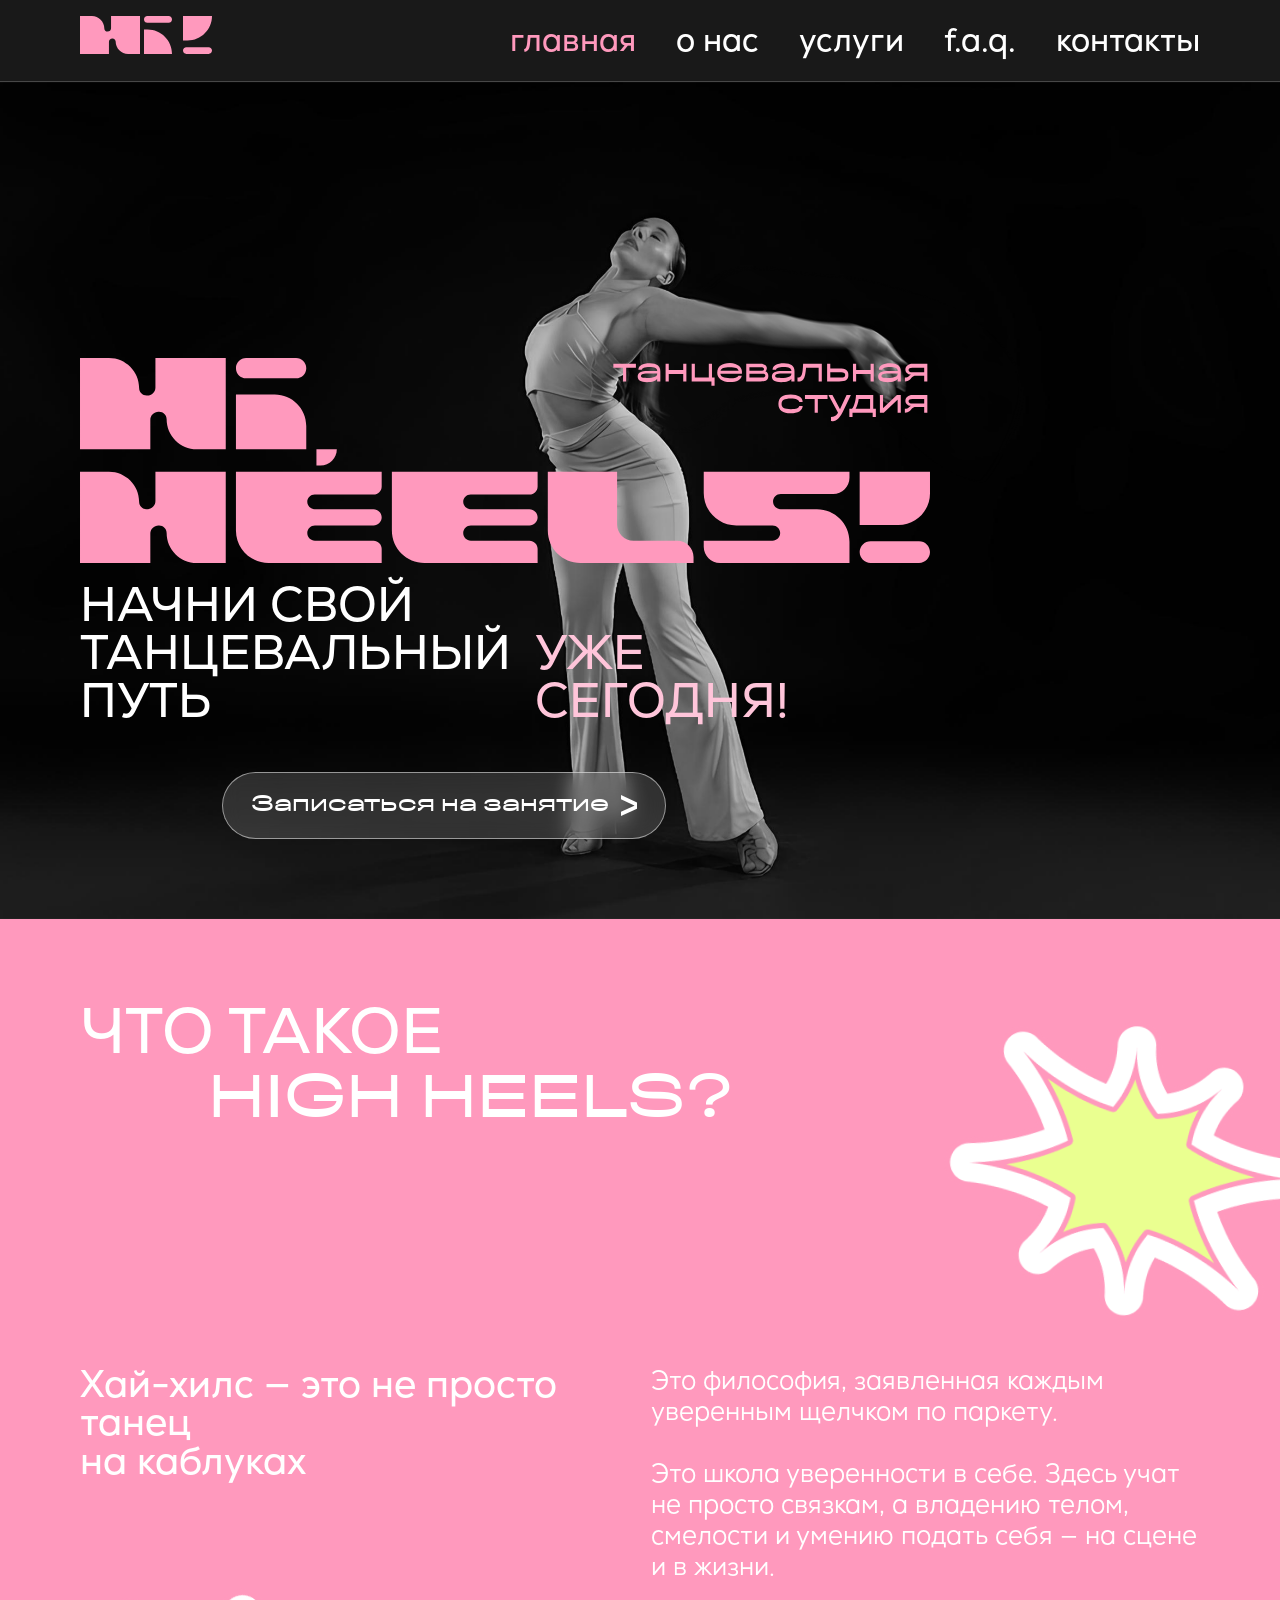
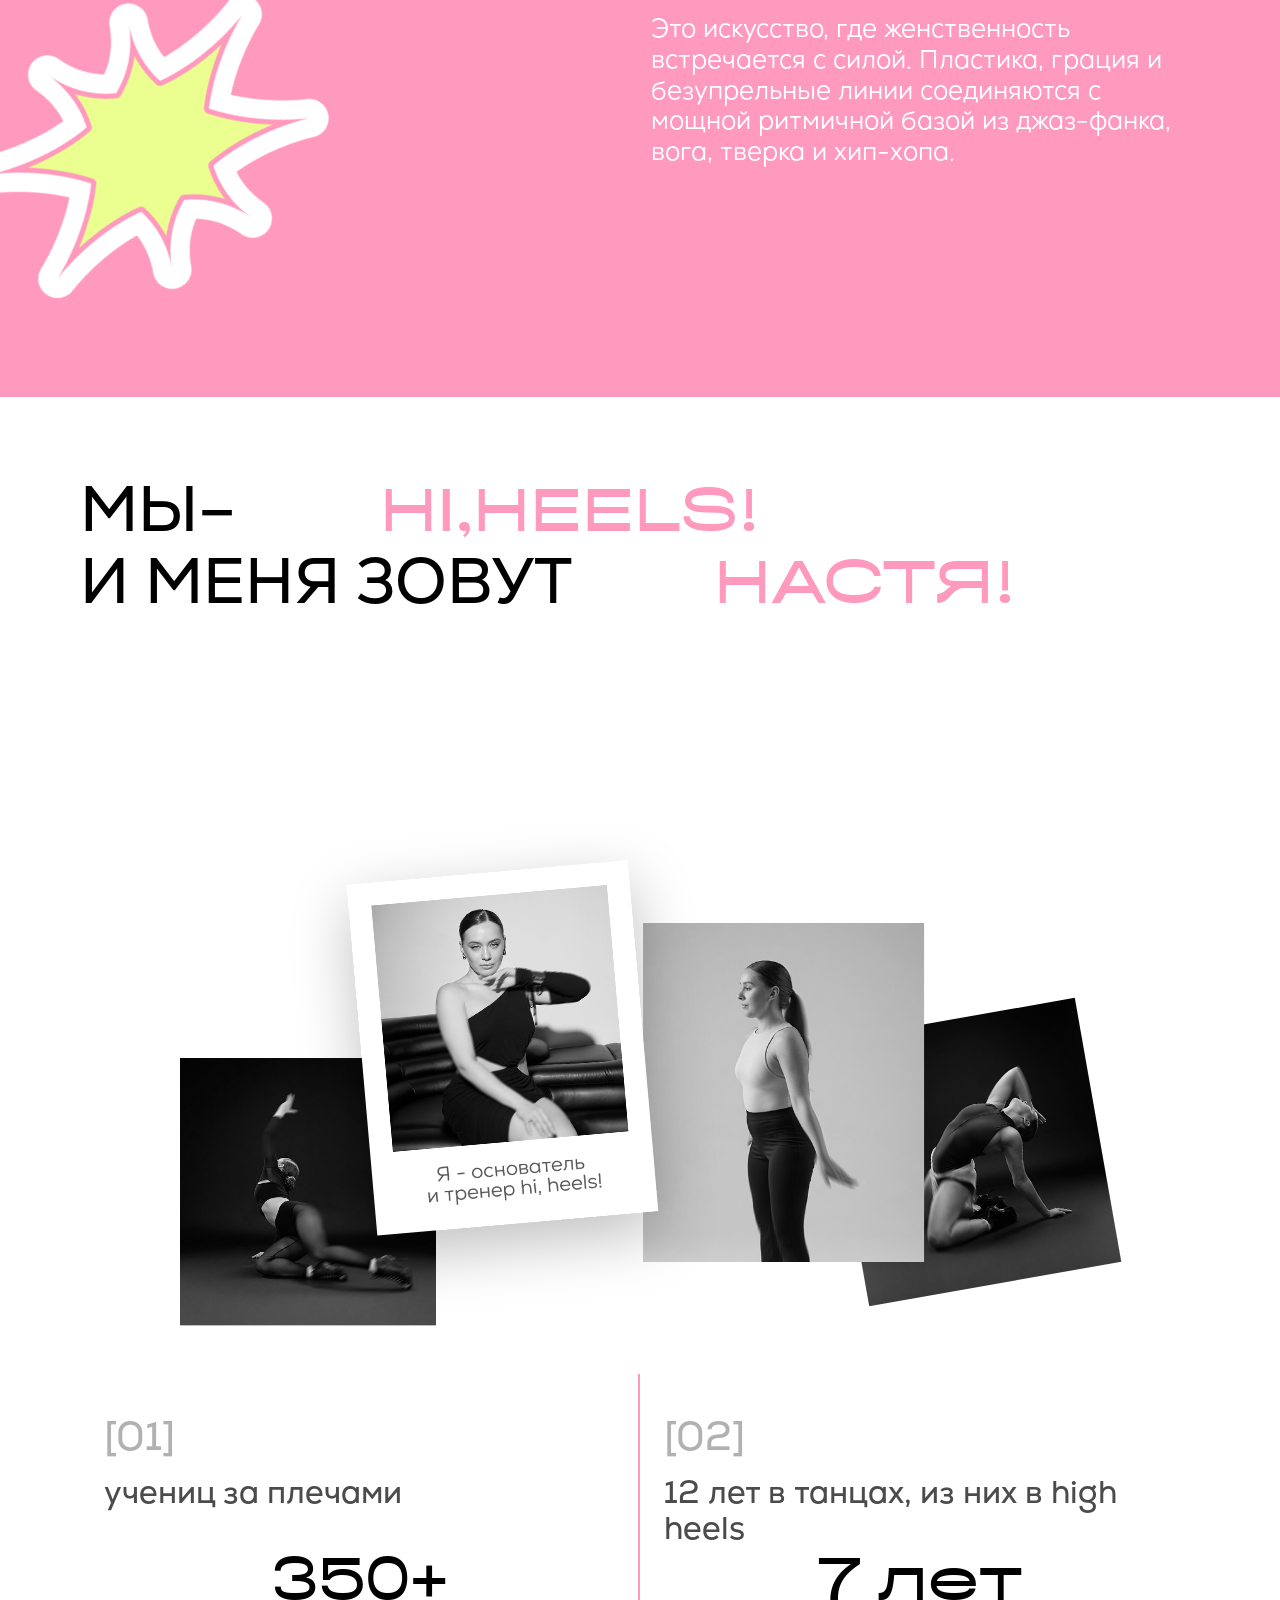
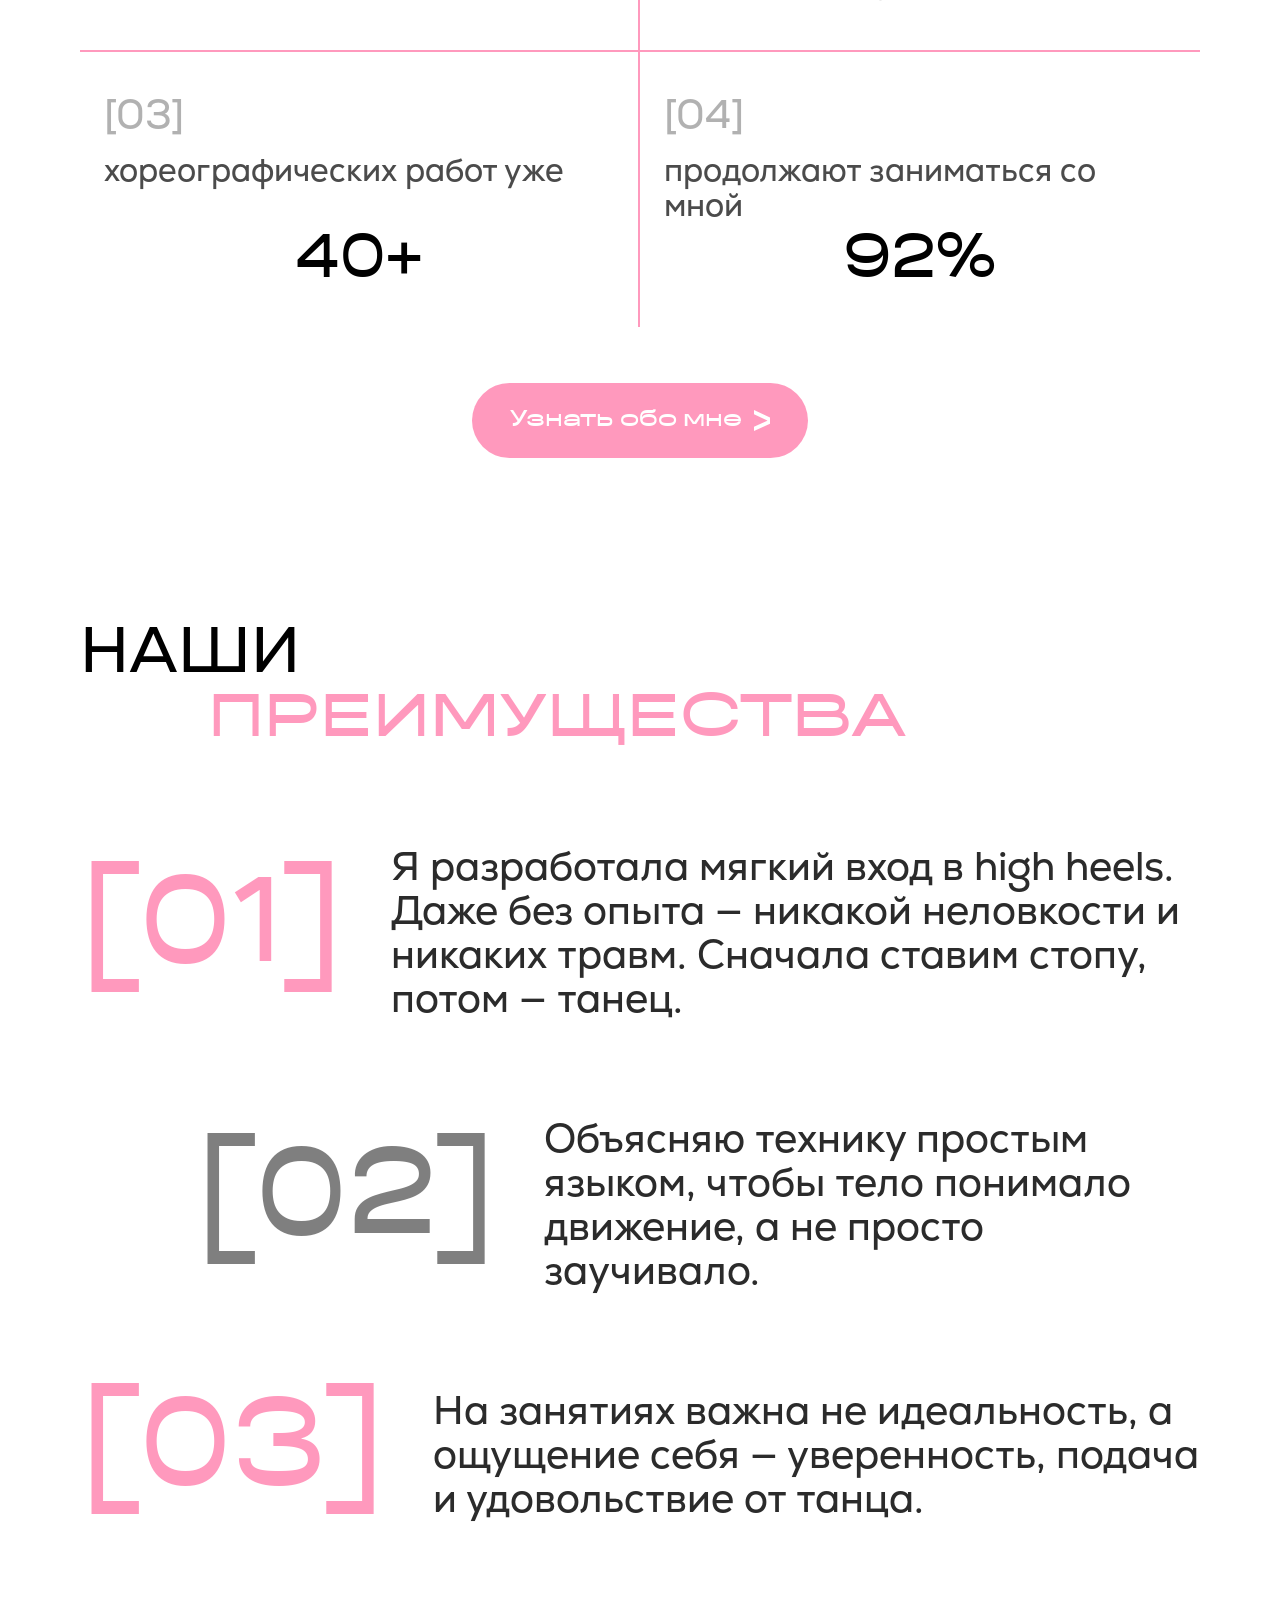
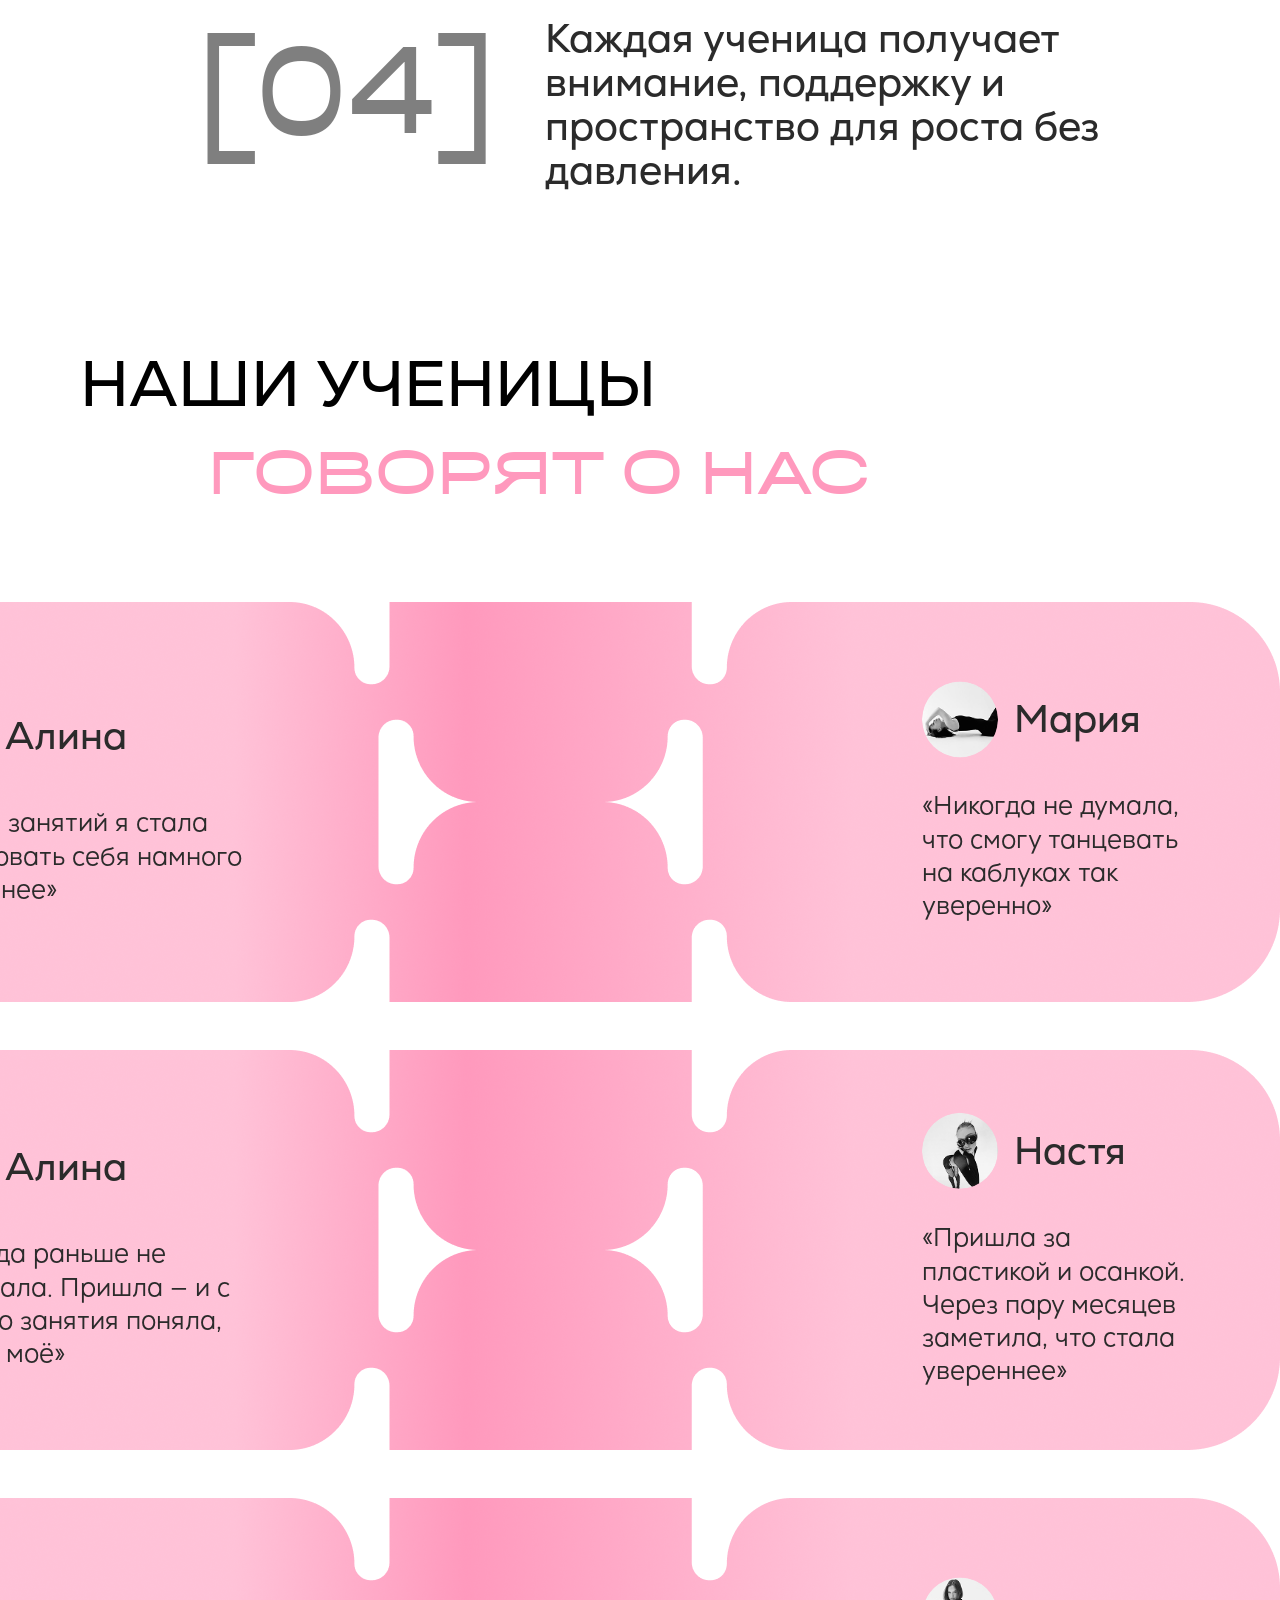
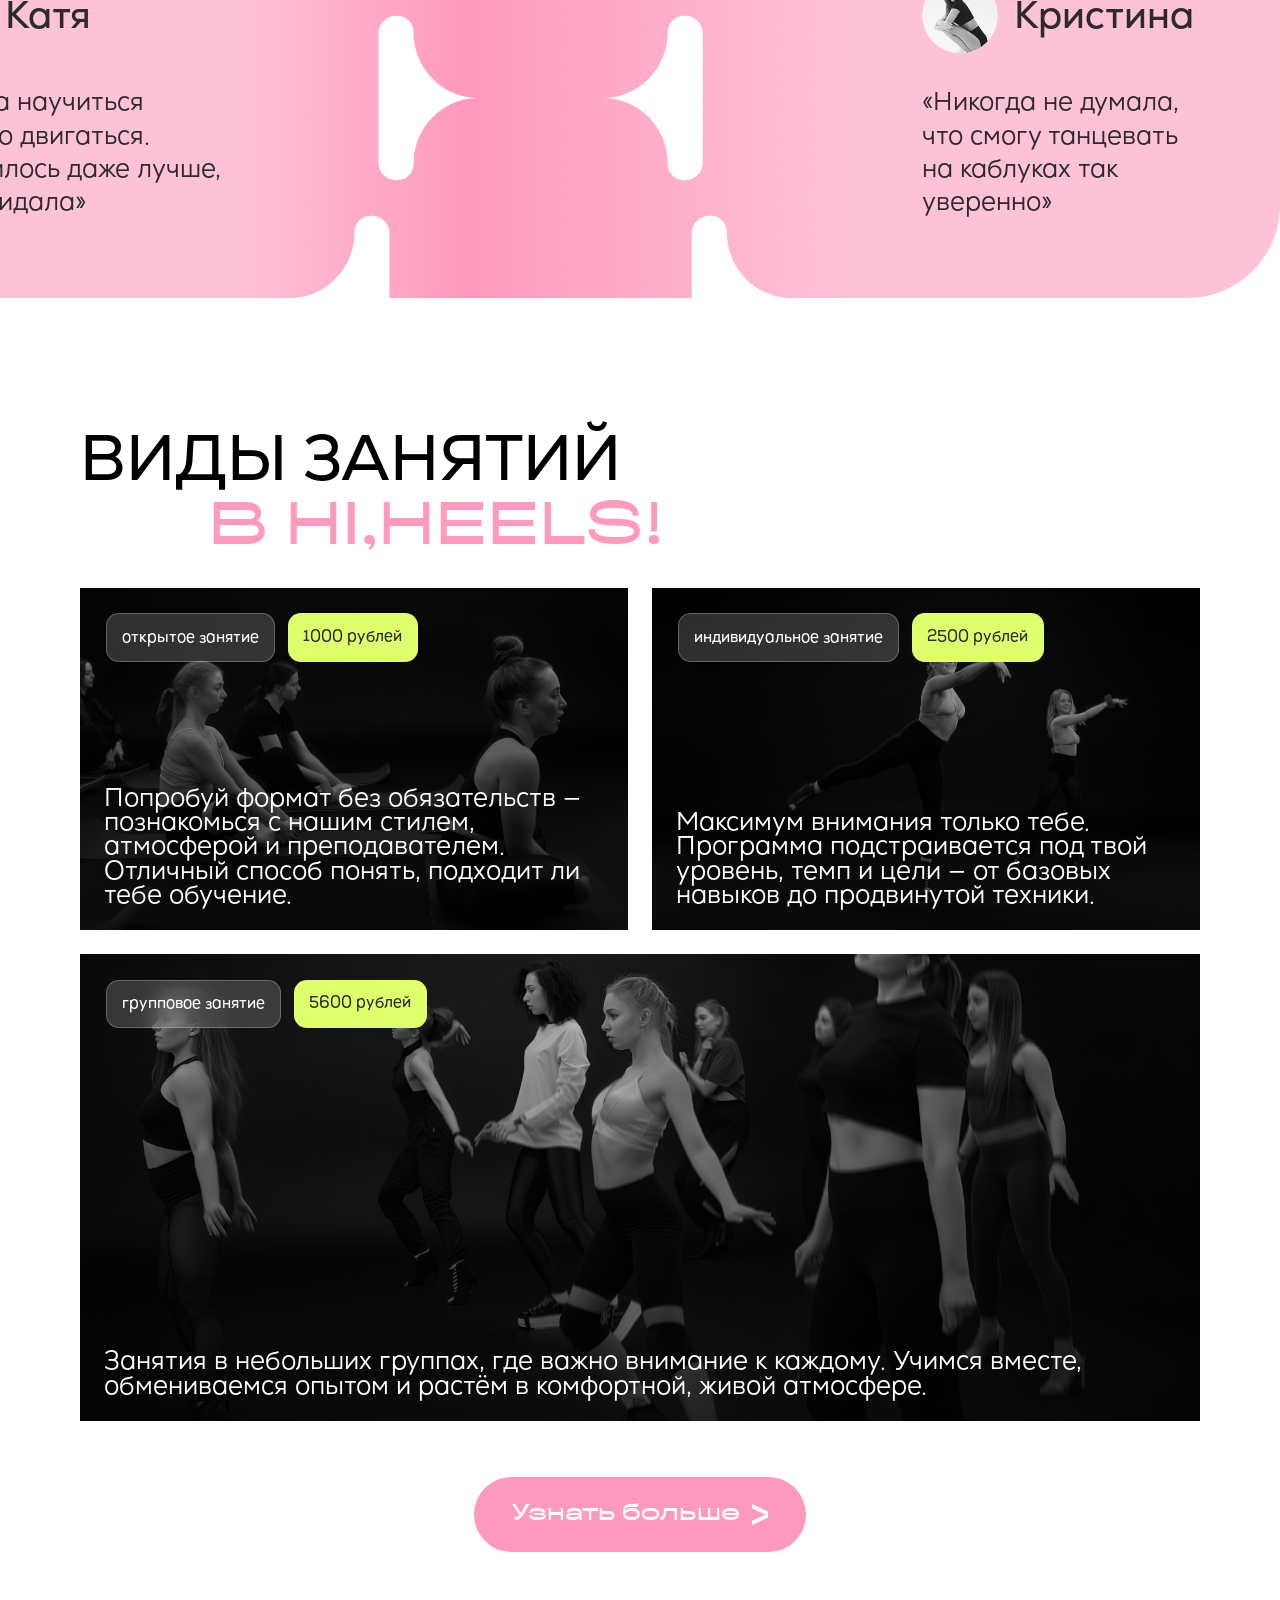
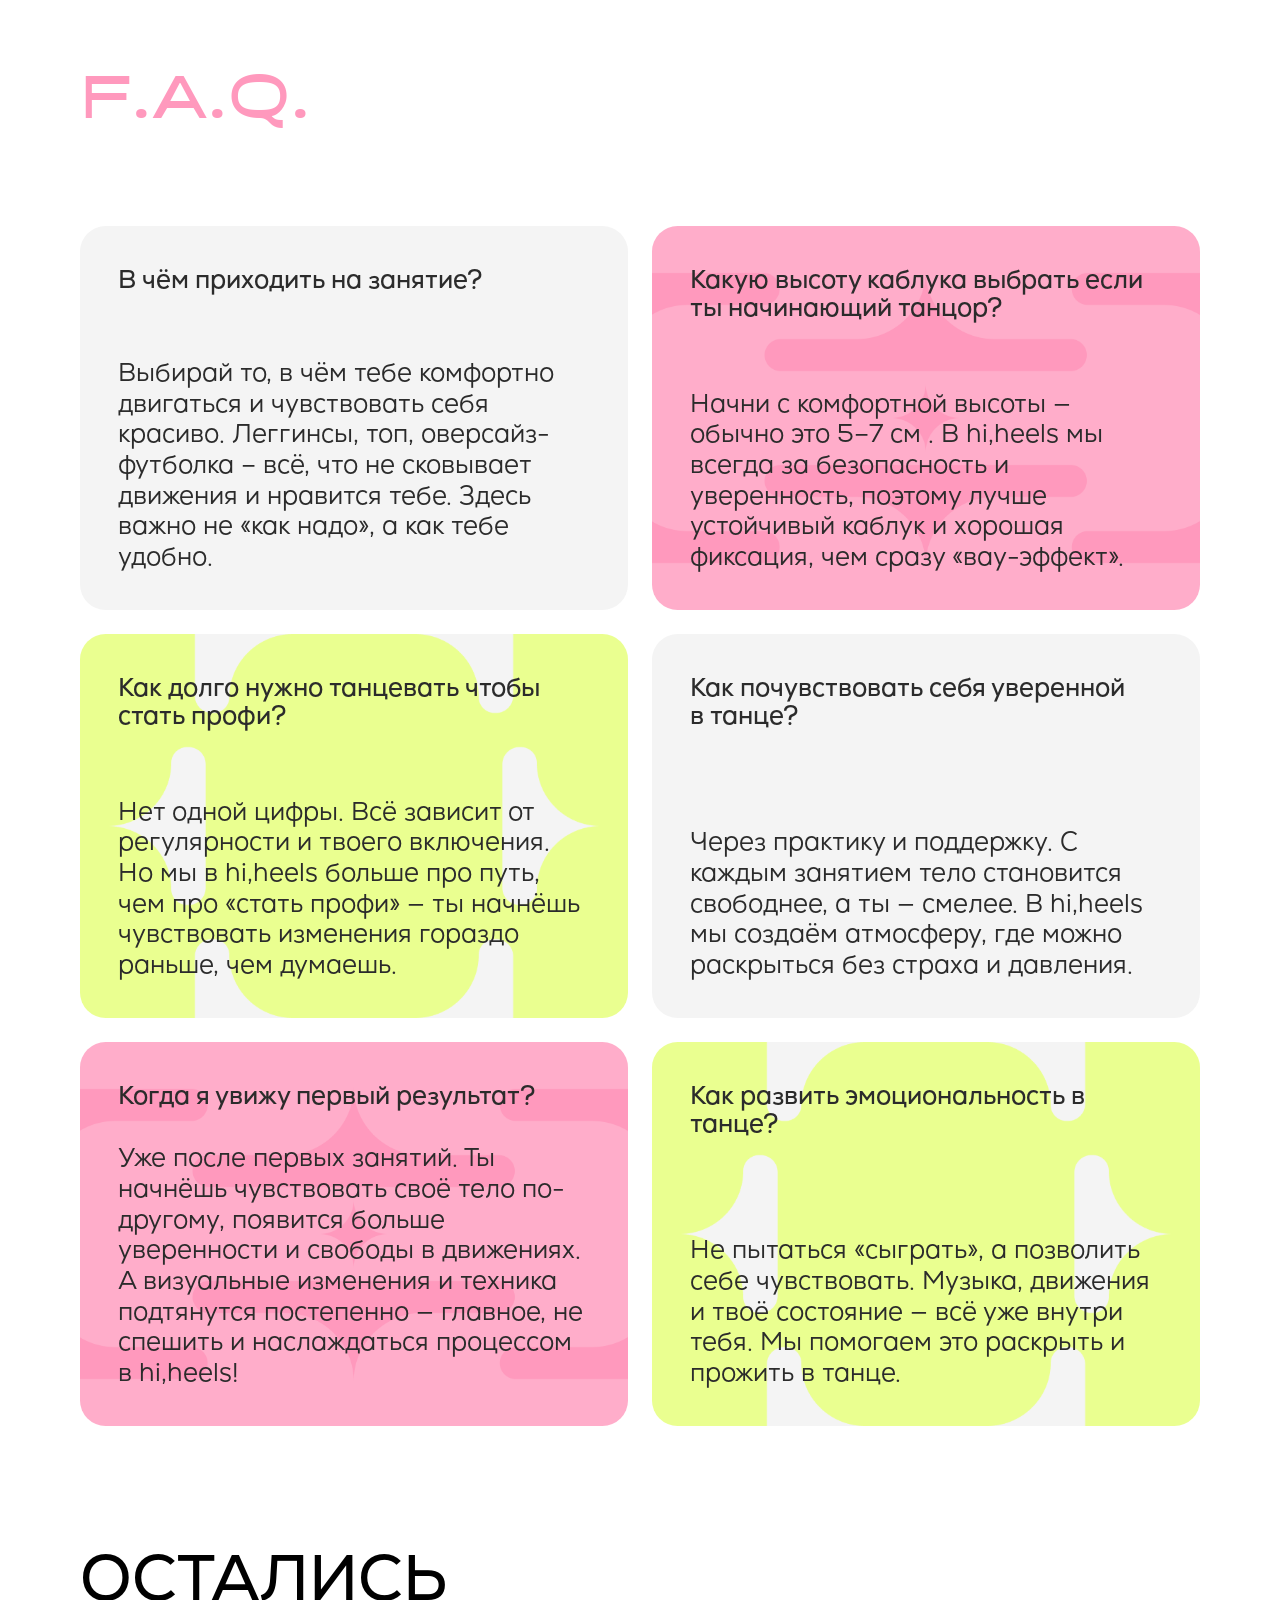
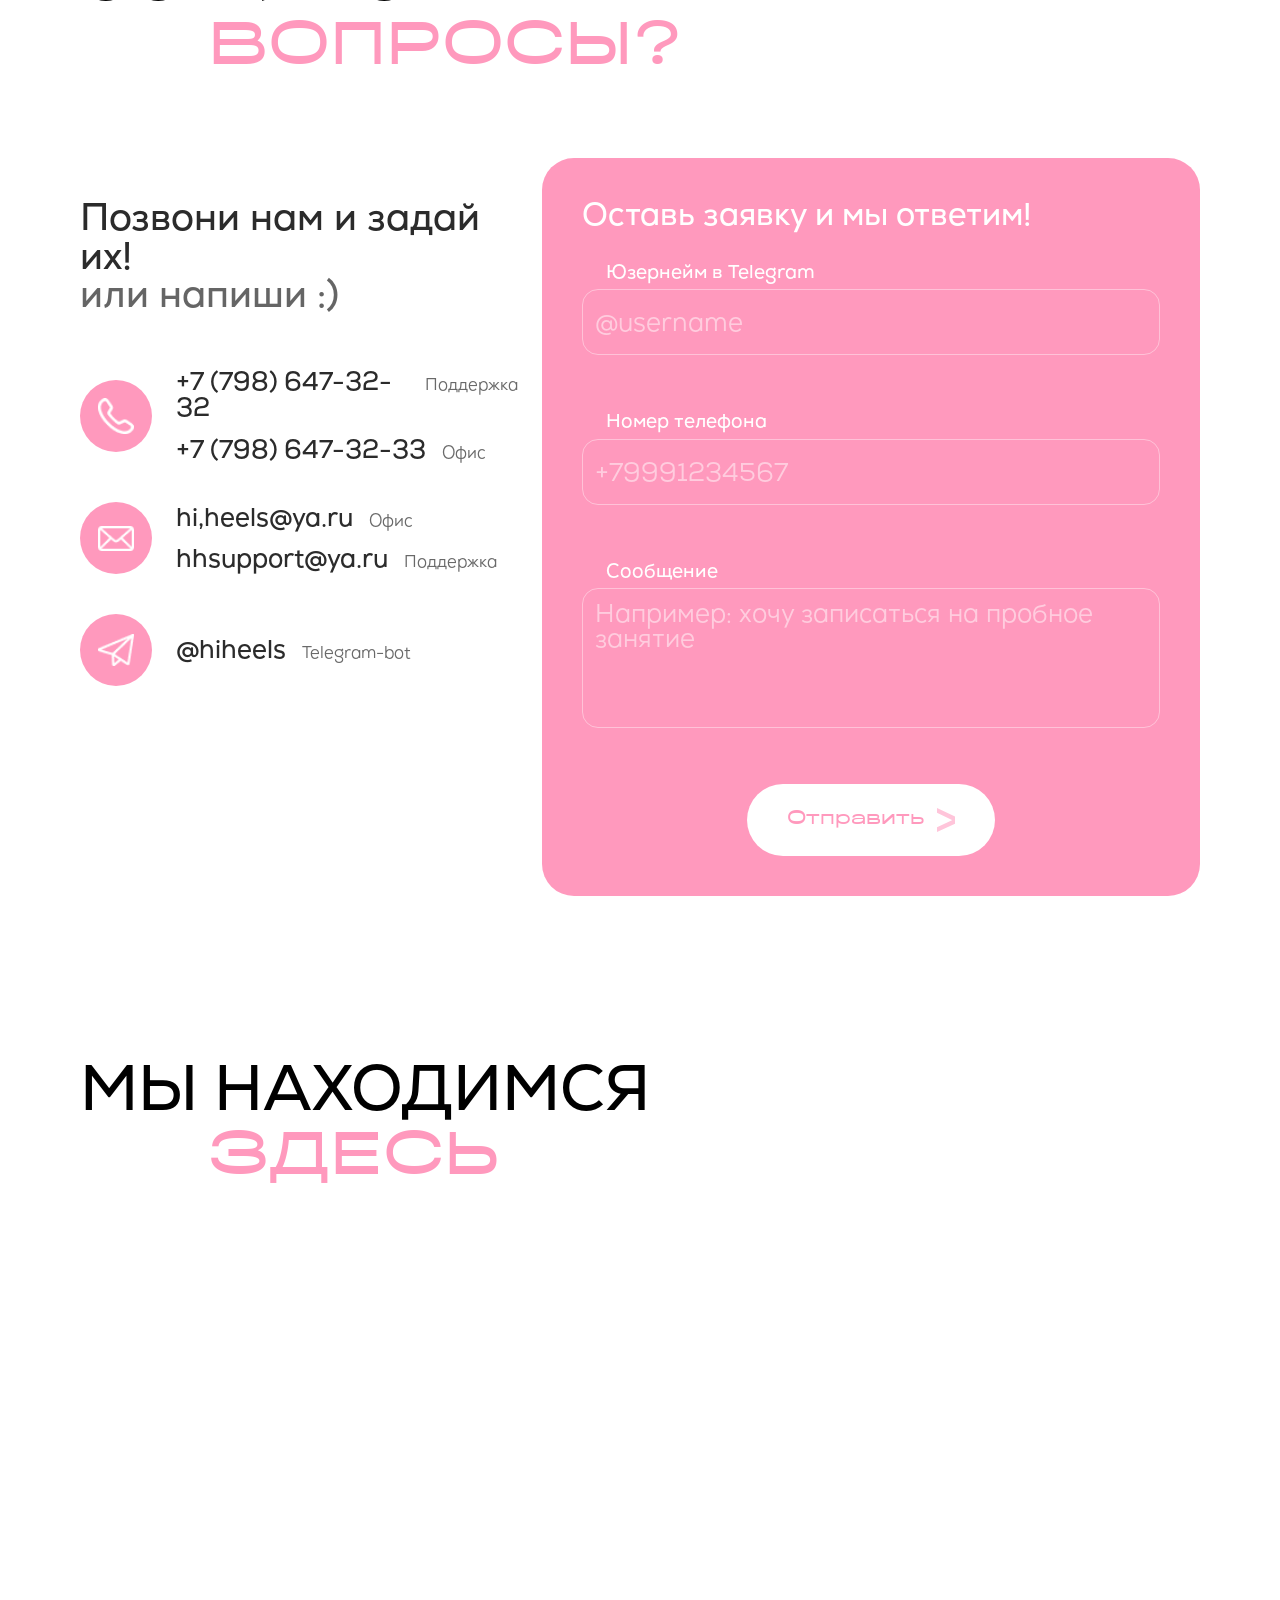
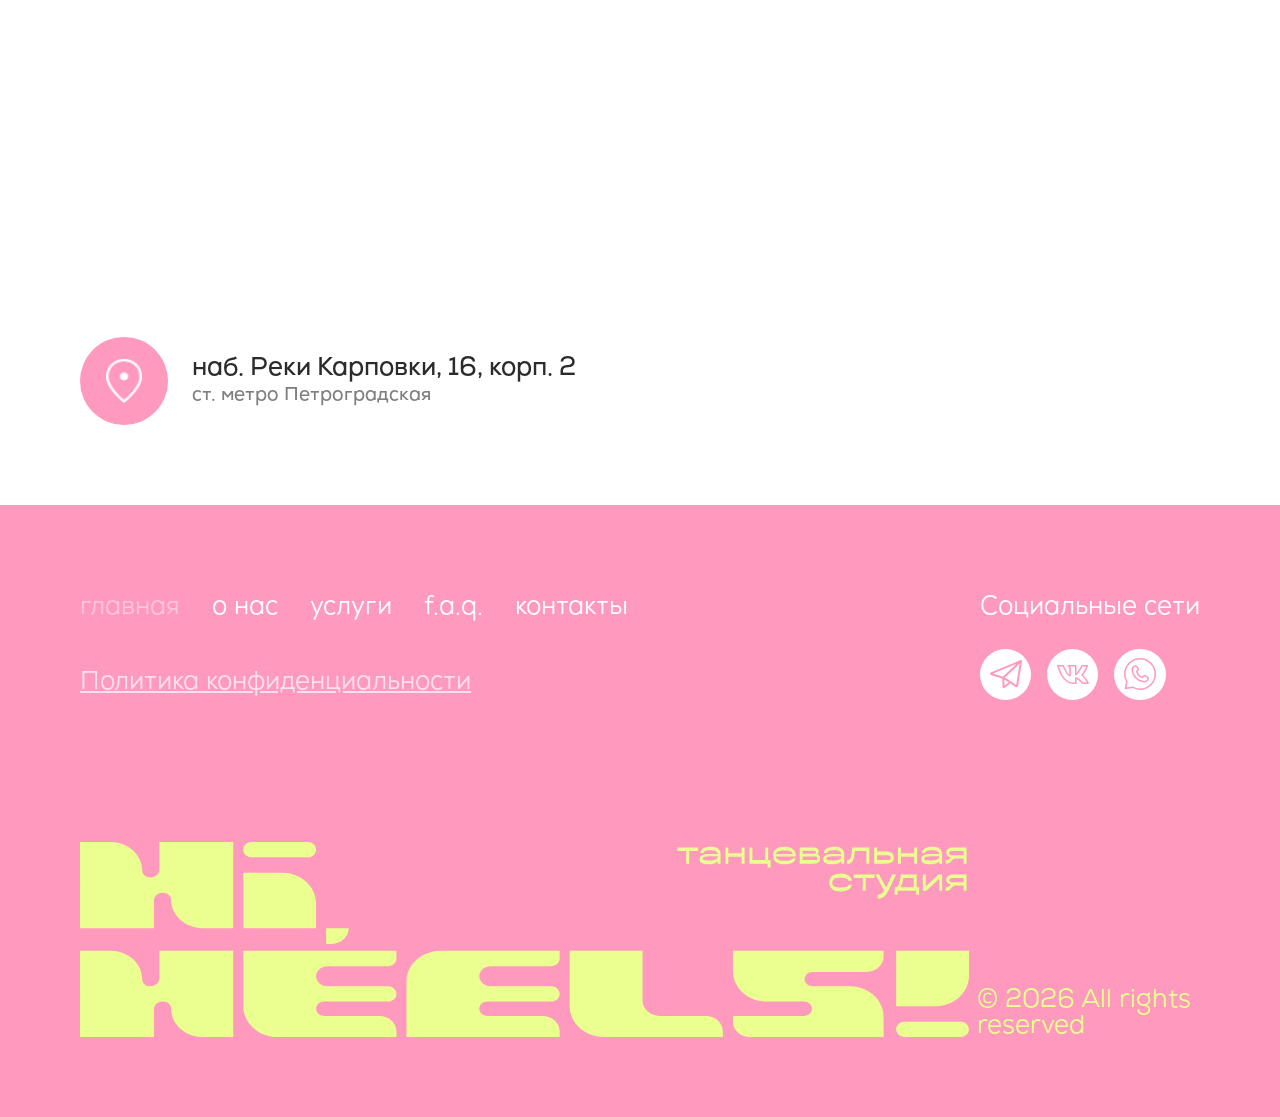
<file: index.html>
<!DOCTYPE html>
<html lang="ru">
    <head> 
        <meta charset="UTF-8"> 
        <meta name="viewport" content="width=device-width, initial-scale=1.0"> 
        <title>HI, HEELS!</title> <link rel="stylesheet" href="style.css"> 
    </head> 
    <body>
        <header class="header header-dark"> 
            <div class="log1">
                <img src="images/logoshort.svg">
            </div>
            <nav class="text">
                <a href="index.html" class="nav-link active">главная</a>
                <a href="about.html" class="nav-link">о нас</a>
                <a href="wedo.html" class="nav-link">услуги</a>
                <a href="index.html#faq" class="nav-link">f.a.q.</a>
                <a href="#contacts" class="nav-link">контакты</a>
            </nav>
            <button class="burger">
                <span></span>
                <span></span>
            </button>
        </header>
        <div class="mobile-menu">
            <button class="mobile-close-btn">✕</button>
            <nav class="mobile-nav">
                <a href="index.html" class="mobile-link active">главная</a>
                <a href="about.html" class="mobile-link">о нас</a>
                <a href="wedo.html" class="mobile-link">услуги</a>
                <a href="index.html#faq" class="mobile-link">faq</a>
                <a href="#contacts" class="mobile-link">контакты</a>
            </nav>
        </div>
        <div class="main-container">
            <section class="hero">
                <div class="log2">
                    <img src="images/logobig.svg" alt="logobig">
                </div>
                <div class="text2">
                    <div class="zag">
                        <h1>НАЧНИ СВОЙ<br> ТАНЦЕВАЛЬНЫЙ ПУТЬ</h1>
                        <h2>УЖЕ СЕГОДНЯ!</h2>
                    </div>
                    <a href="wedo.html" class="btn-main">
                        <span>Записаться на занятие</span>
                        <img src="images/arrowwh.svg" alt="arrow" class="btn-icon">
                    </a>
                </div>
            </section>
        </div>
        <div class="pink">
            <h2 class="title title2">
                ЧТО ТАКОЕ<br>
                <span class="title-accent2">HIGH HEELS?</span>
            </h2>
            <img class="pink-decor pink-decor-left" src="images/forp.png" alt="">
            <img class="pink-decor pink-decor-right" src="images/forp.png" alt="">
            <div class="ttt">
                <div class="ttw-right">
                    <h4>Хай-хилс — это не просто танец<br> на каблуках</h4>
                </div>
                <div class="ttw">
                    <h3>Это философия, заявленная каждым уверенным щелчком по паркету.</h3>
                    <h3>Это школа уверенности в себе. Здесь учат не просто связкам, а владению телом, смелости и умению подать себя — на сцене и в жизни.</h3>
                    <h3>Это искусство, где женственность встречается с силой. Пластика, грация 
и безупрельные линии соединяются 
с мощной ритмичной базой из джаз-фанка, вога, тверка и хип-хопа.</h3>
                </div>
            </div>
        </div>
        <div class="weare">
            <h2 class="title">
                МЫ– <span class="title-accent">HI,HEELS!</span>
            </h2>
        
            <h2 class="title">
                И МЕНЯ ЗОВУТ <span class="title-accent">НАСТЯ!</span>
            </h2>
            <div class="photos">
                <img src="images/ph1.png" class="photo p1">
                <img src="images/ph2.png" class="photo p2">
                <img src="images/ph3.png" class="photo p3">
                <img src="images/ph4.png" class="photo p4">
            </div>
            <div class="stats">
                <div class="stats-grid">
            
                    <div class="stat">
                        <div class="stat-num">[01]</div>
                        <div class="stat-text">учениц за плечами</div>
                        <div class="stat-value">350+</div>
                    </div>
            
                    <div class="stat">
                        <div class="stat-num">[02]</div>
                        <div class="stat-text">12 лет в танцах, из них в high heels</div>
                        <div class="stat-value">7 лет</div>
                    </div>
            
                    <div class="stat">
                        <div class="stat-num">[03]</div>
                        <div class="stat-text">хореографических работ уже</div>
                        <div class="stat-value">40+</div>
                    </div>
            
                    <div class="stat">
                        <div class="stat-num">[04]</div>
                        <div class="stat-text">продолжают заниматься со мной</div>
                        <div class="stat-value">92%</div>
                    </div>
            
                </div>
            </div>
            <a href="about.html" class="btn-new">
                <span>Узнать обо мне</span>
                <img src="images/arrowwh.svg" alt="arrow" class="btn-icon">
            </a>
        </div>
        <div class="pluses">
            <h2 class="title">
                НАШИ<br>
                <span class="title-accent">ПРЕИМУЩЕСТВА</span>
            </h2>
            <div class="pluses-list">
                <div class="plus-item plus-1">
                    <div class="plus-number">[01]</div>
                    <div class="plus-text">
                        Я разработала мягкий вход в high heels. Даже без опыта — никакой неловкости и никаких травм. Сначала ставим стопу, потом — танец.
                    </div>
                </div>
                <div class="plus-item plus-2">
                    <div class="plus-number1">[02]</div>
                    <div class="plus-text">
                        Объясняю технику простым языком, чтобы тело понимало движение, а не просто заучивало.
                    </div>
                </div>
                <div class="plus-item plus-3">
                    <div class="plus-number">[03]</div>
                    <div class="plus-text">
                        На занятиях важна не идеальность, а ощущение себя — уверенность, подача и удовольствие от танца.
                    </div>
                </div>
                <div class="plus-item plus-4">
                    <div class="plus-number1">[04]</div>
                    <div class="plus-text">
                        Каждая ученица получает внимание, поддержку и пространство для роста без давления.
                    </div>
                </div>
            </div>
        </div>
        <div class="talk">
            <div class="section-title">
                <h2 class="title">НАШИ УЧЕНИЦЫ</h2>
                <h2 class="title">
                    <span class="title-accent">ГОВОРЯТ О НАС</span>
                </h2>
            </div>
        </div>
        <section class="horizontal-section">
            <div class="horizontal-sticky">
        
                <div class="horizontal-track">
        
                    <img src="images/linef.png" class="review-line">
                    <div class="review-card review-1">
                        <div class="review-author">
                            <img src="images/re1.png" alt="">
                            <span>Мария</span>
                        </div>
                        <p>
                            «Никогда не думала,
                            что смогу танцевать
                            на каблуках так уверенно»
                        </p>
                    </div>
                    <div class="review-card review-3">
                        <div class="review-author">
                            <img src="images/re2.png" alt="">
                            <span>Алина</span>
                        </div>
                    
                        <p>
                            «После занятий
                            я стала чувствовать
                            себя намного увереннее»
                        </p>
                    </div>
                    <div class="review-card review-2">
                        <div class="review-author">
                            <img src="images/re3.png" alt="">
                            <span>Мария</span>
                        </div>
                        <p>
                            «Никогда не думала,
                            что смогу танцевать
                            на каблуках так уверенно»
                        </p>
                    </div>
        
                </div>
        
            </div>
        </section>
        <section class="horizontal-section">
            <div class="horizontal-sticky">
        
                <div class="horizontal-track">
        
                    <img src="images/linef.png" class="review-line">
                    <div class="review-card review-1">
                        <div class="review-author">
                            <img src="images/re4.png" alt="">
                            <span>Мария</span>
                        </div>
                        <p>
                            «Занятия помогают забыть о делах и просто двигаться»
                        </p>
                    </div>
                    <div class="review-card review-3">
                        <div class="review-author">
                            <img src="images/re5.png" alt="">
                            <span>Алина</span>
                        </div>
                    
                        <p>
                            «Никогда раньше не танцевала. Пришла — и с первого занятия поняла, что это моё»
                        </p>
                    </div>
                    <div class="review-card review-2">
                        <div class="review-author">
                            <img src="images/re6.png" alt="">
                            <span>Настя</span>
                        </div>
                        <p>
                            «Пришла за пластикой 
                            и осанкой. Через пару месяцев заметила, что стала увереннее»
                        </p>
                    </div>
        
                </div>
        
            </div>
        </section>
        <section class="horizontal-section">
            <div class="horizontal-sticky">
        
                <div class="horizontal-track">
        
                    <img src="images/linef.png" class="review-line">
                    <div class="review-card review-1">
                        <div class="review-author">
                            <img src="images/re7.png" alt="">
                            <span>Вика</span>
                        </div>
                        <p>
                            «Танцую давно, разные стили. 
                            У Насти high heels даётся особенно хорошо»
                        </p>
                    </div>
                    <div class="review-card review-3">
                        <div class="review-author">
                            <img src="images/re8.png" alt="">
                            <span>Катя</span>
                        </div>
                    
                        <p>
                            «Хотела научиться красиво двигаться. Получилось даже лучше, чем ожидала»
                        </p>
                    </div>
                    <div class="review-card review-2">
                        <div class="review-author">
                            <img src="images/re9.png" alt="">
                            <span>Кристина</span>
                        </div>
                        <p>
                            «Никогда не думала,
                            что смогу танцевать
                            на каблуках так уверенно»
                        </p>
                    </div>
                </div>
            </div>
        </section>
        <div class="classes">
            <h2 class="title">ВИДЫ ЗАНЯТИЙ</h2>
            <h2 class="title"><span class="title-accent">В HI,HEELS!</span></h2>
            <div class="classes-cards">
                <div class="class-card">
                    <img src="images/b33ET.jpg" alt="">
                    <div class="card-top">
                        <span class="card-tag">открытое занятие</span>
                        <span class="card-price">1000 рублей</span>
                    </div>
                    <div class="card-bottom">
                        Попробуй формат без обязательств — познакомься с нашим стилем, атмосферой и преподавателем. Отличный способ понять, подходит ли тебе обучение.
                    </div>
                    <div class="card-mobile-info">
                        <div class="card-mobile-title">
                            Открытое занятие
                        </div>
                        <div class="card-mobile-time">
                            2 часа
                        </div>
                    </div>
                </div>

                <div class="class-card">
                    <img src="images/facetface.jpg" alt="">
                    <div class="card-top">
                        <span class="card-tag">индивидуальное занятие</span>
                        <span class="card-price">2500 рублей</span>
                    </div>
                    <div class="card-bottom">
                        Максимум внимания только тебе. Программа подстраивается под твой уровень, темп и цели — от базовых навыков до продвинутой техники.
                    </div>
                    <div class="card-mobile-info">
                        <div class="card-mobile-title">
                            Индивидуальное занятие
                        </div>
                        <div class="card-mobile-time">
                            2 часа
                        </div>
                    </div>
                </div>

                <div class="class-card class-card-big">
                    <img src="images/groptask.jpg" alt="">
                    <div class="card-top">
                        <span class="card-tag">групповое занятие</span>
                        <span class="card-price">5600 рублей</span>
                    </div>
                    <div class="card-bottom">
                        Занятия в небольших группах, где важно внимание к каждому. Учимся вместе, обмениваемся опытом и растём в комфортной, живой атмосфере.
                    </div>
                    <div class="card-mobile-info">
                        <div class="card-mobile-title">
                            Групповое занятие
                        </div>
                        <div class="card-mobile-time">
                            8 занятий / 2 часа
                        </div>
                    </div>
                </div>
            </div>
            <a href="wedo.html" class="btn-new">
                <span>Узнать больше</span>
                <img src="images/arrowwh.svg" alt="arrow" class="btn-icon">
            </a>
        </div>
        <div class="faq" id="faq">
            <h2 class="title title-accent3">F.A.Q.</h2>
            <div class="faq-grid">
        
                <div class="faq-card type-dark">
                    <div class="faq-top">
                        <h3>В чём приходить на занятие?</h3>
                        <p>Выбирай то, в чём тебе комфортно двигаться и чувствовать себя красиво.
                            Леггинсы, топ, оверсайз-футболка – всё, что не сковывает движения и нравится тебе. Здесь важно не «как надо», а как тебе удобно.</p>
                    </div>
                </div>
        
                <div class="faq-card type-pink">
                    <div class="faq-top">
                        <h3>Какую высоту каблука выбрать если ты начинающий танцор?</h3>
                        <p>Начни с комфортной высоты — обычно это 5–7 см . В hi,heels мы всегда за безопасность и уверенность, поэтому лучше устойчивый каблук и хорошая фиксация, чем сразу «вау-эффект».</p>
                    </div>
                </div>
        
                <div class="faq-card type-bg">
                    <div class="faq-top">
                        <h3>Как долго нужно танцевать чтобы стать профи?</h3>
                        <p>Нет одной цифры. Всё зависит от регулярности и твоего включения. Но мы в hi,heels больше про путь, чем про «стать профи» — ты начнёшь чувствовать изменения гораздо раньше, чем думаешь.</p>
                    </div>
                </div>
        
                <div class="faq-card type-dark">
                    <div class="faq-top">
                        <h3>Как почувствовать себя уверенной<br> в танце?</h3>
                        <p>Через практику и поддержку.
                            С каждым занятием тело становится свободнее, а ты — смелее. В hi,heels мы создаём атмосферу, где можно раскрыться без страха и давления.</p>
                    </div>
                </div>
        
                <div class="faq-card type-pink">
                    <div class="faq-top">
                        <h3>Когда я увижу первый результат?</h3>
                        <p>Уже после первых занятий. Ты начнёшь чувствовать своё тело по-другому, появится больше уверенности и свободы в движениях. А визуальные изменения и техника подтянутся постепенно — главное, не спешить и наслаждаться процессом в hi,heels! </p>
                    </div>
                </div>

                <div class="faq-card type-bg">
                    <div class="faq-top">
                        <h3>Как развить эмоциональность в танце?</h3>
                        <p>Не пытаться «сыграть», а позволить себе чувствовать. Музыка, движения и твоё состояние — всё уже внутри тебя. Мы помогаем это раскрыть и прожить в танце.</p>
                    </div>
                </div>
        
            </div>

        </div>
        <div class="contacts" id="contacts">
            <h2 class="title">ОСТАЛИСЬ</h2>
            <h2 class="title"><span class="title-accent">ВОПРОСЫ?</span></h2>

            <div class="contacts-grid">
        
                <div class="contacts-left">
                    
                    <div class="contacts-subtitle">
                        <h3>Позвони нам и задай их!</h3>
                        <p>или напиши :)</p>
                    </div>
                    <div class="contacts-list">
                        <div class="contact-item">
                            <div class="contact-circle">
                                <img src="images/phone.png" alt="">
                            </div>
                            <div class="contact-info">
                                <div class="cont">
                                    <a href="tel:+77986473232">+7 (798) 647-32-32</a>
                                    <span>Поддержка</span>
                                </div>
                                <div class="cont">
                                    <a href="tel:+77986473233">+7 (798) 647-32-33</a>
                                    <span>Офис</span>
                                </div>
                            </div>
                        </div>
                        <div class="contact-item">
                            <div class="contact-circle">
                                <img src="images/mail.png" alt="">
                            </div>
                            <div class="contact-info">
                                <div class="cont">
                                    <a href="mailto:hi,heels@ya.ru">hi,heels@ya.ru</a>
                                    <span>Офис</span>
                                </div>
                                <div class="cont">
                                    <a href="mailto:hhsupport@ya.ru">hhsupport@ya.ru</a>
                                    <span>Поддержка</span>
                                </div>
                            </div>
                        </div>
                        <div class="contact-item">
                            <div class="contact-circle">
                                <img src="images/tg.png" alt="">
                            </div>
                            <div class="contact-info">
                                <div class="cont">
                                    <a href="https://t.me/hiheels" target="_blank">@hiheels</a>
                                    <span>Telegram-bot</span>
                                </div>
                            </div>
                        </div>
                    </div>
                </div>
                <div class="contacts-right">
                    <form class="contact-form" id="contactForm" novalidate>
                        <h3 class="form-title">Оставь заявку и мы ответим!</h3>
                        <div class="form-group">
                            <label for="tg">Юзернейм в Telegram</label>
                            <input 
                                type="text" 
                                id="tg" 
                                name="tg"
                                placeholder="@username"
                                required
                                pattern="^@[a-zA-Z0-9_]{5,32}$"
                            >
                            <span class="error"></span>
                        </div>
                        <div class="form-group">
                            <label for="phone">Номер телефона</label>
                            <input 
                                type="tel" 
                                id="phone" 
                                name="phone"
                                placeholder="+79991234567"
                                required
                                pattern="^(\+7|8)\d{10}$"
                            >
                            <span class="error"></span>
                        </div>
                        <div class="form-group">
                            <label for="message">Сообщение</label>
                            <textarea 
                                id="message" 
                                name="message"
                                placeholder="Например: хочу записаться на пробное занятие"
                                required
                                minlength="10"
                            ></textarea>
                            <span class="error"></span>
                        </div>
                        <button type="submit" class="form-btn">
                            <span>Отправить</span>
                            <img class="form-btn-icon-default" src="images/arrow.svg" alt="arrow">
                            <img class="form-btn-icon-hover" src="images/arrowwh.svg" alt="arrow">
                        </button>
                    </form>
                </div>
            </div>
        </div>
        <div class="map-block">
    
            <h2 class="title">МЫ НАХОДИМСЯ</h2>
            <h2 class="title"><span class="title-accent">ЗДЕСЬ</span></h2>
        
            <div class="map-wrapper">
                <a class="map-link"
                   href="https://yandex.ru/maps/?text=наб.%20Реки%20Карповки%2C%2016%2C%20корп.%202"
                   target="_blank">
        
                    <iframe 
                        src="https://yandex.ru/map-widget/v1/?ll=30.3012%2C59.9696&z=16&pt=30.3012%2C59.9696,pm2rdm"
                        frameborder="0">
                    </iframe>
        
                </a>
                <div class="map-info">
                    <div class="map-avatar">
                        <img src="images/loc.png" alt="icon">
                    </div>
                    <div class="map-text">
                        <p class="map-address">наб. Реки Карповки, 16, корп. 2</p>
                        <p class="map-metro">ст. метро Петроградская</p>
                    </div>
        
                </div>
        
            </div>
        </div>
        <footer class="footer">
            <div class="footer-container">
                <div class="ff">
                    <div class="leftfoot">
                        <div class="footer-nav">
                            <a href="index.html" class="active">главная</a>
                            <a href="about.html">о нас</a>
                            <a href="wedo.html">услуги</a>
                            <a href="index.html#faq">f.a.q.</a>
                            <a href="index.html#contacts" class="nav-link">контакты</a>
                        </div>
                        <div class="polit">Политика конфиденциальности</div>
                    </div>
                    <div class="foot">
                        <a>Социальные сети</a>
                        <div class="socials">
                            <a href="https://t.me/yourname" target="_blank" class="social-circle">
                                <img src="images/tg.svg" alt="Telegram">
                            </a>
                            <a href="https://vk.com/yourname" target="_blank" class="social-circle">
                                <img src="images/vk.svg" alt="VK">
                            </a>
                            <a href="https://wa.me/79999999999" target="_blank" class="social-circle">
                                <img src="images/wh.svg" alt="WhatsApp">
                            </a>
                        </div>
                    </div>
                </div>
                <div class="fff">
                    <div class="lgbg">
                        <img src="images/logogr.svg" alt="logo">
                    </div>
                    <div class="lgtxt">© 2026 All rights reserved</div>
                </div>
            </div>
        </footer>
        <div class="popup-overlay" id="popupOverlay">
            <div class="popup">
                <button class="popup-close" id="popupClose">✕</button>
                <h2 class="popup-title">Спасибо!</h2>
                <p class="popup-text">Твоя заявка успешно отправлена.<br>Мы свяжемся с тобой в ближайшее время!</p>
                <button class="popup-btn" id="popupBtnOk">Хорошо</button>
            </div>
        </div>
        <script src="script.js"></script>
    </body>
</html>
</file>
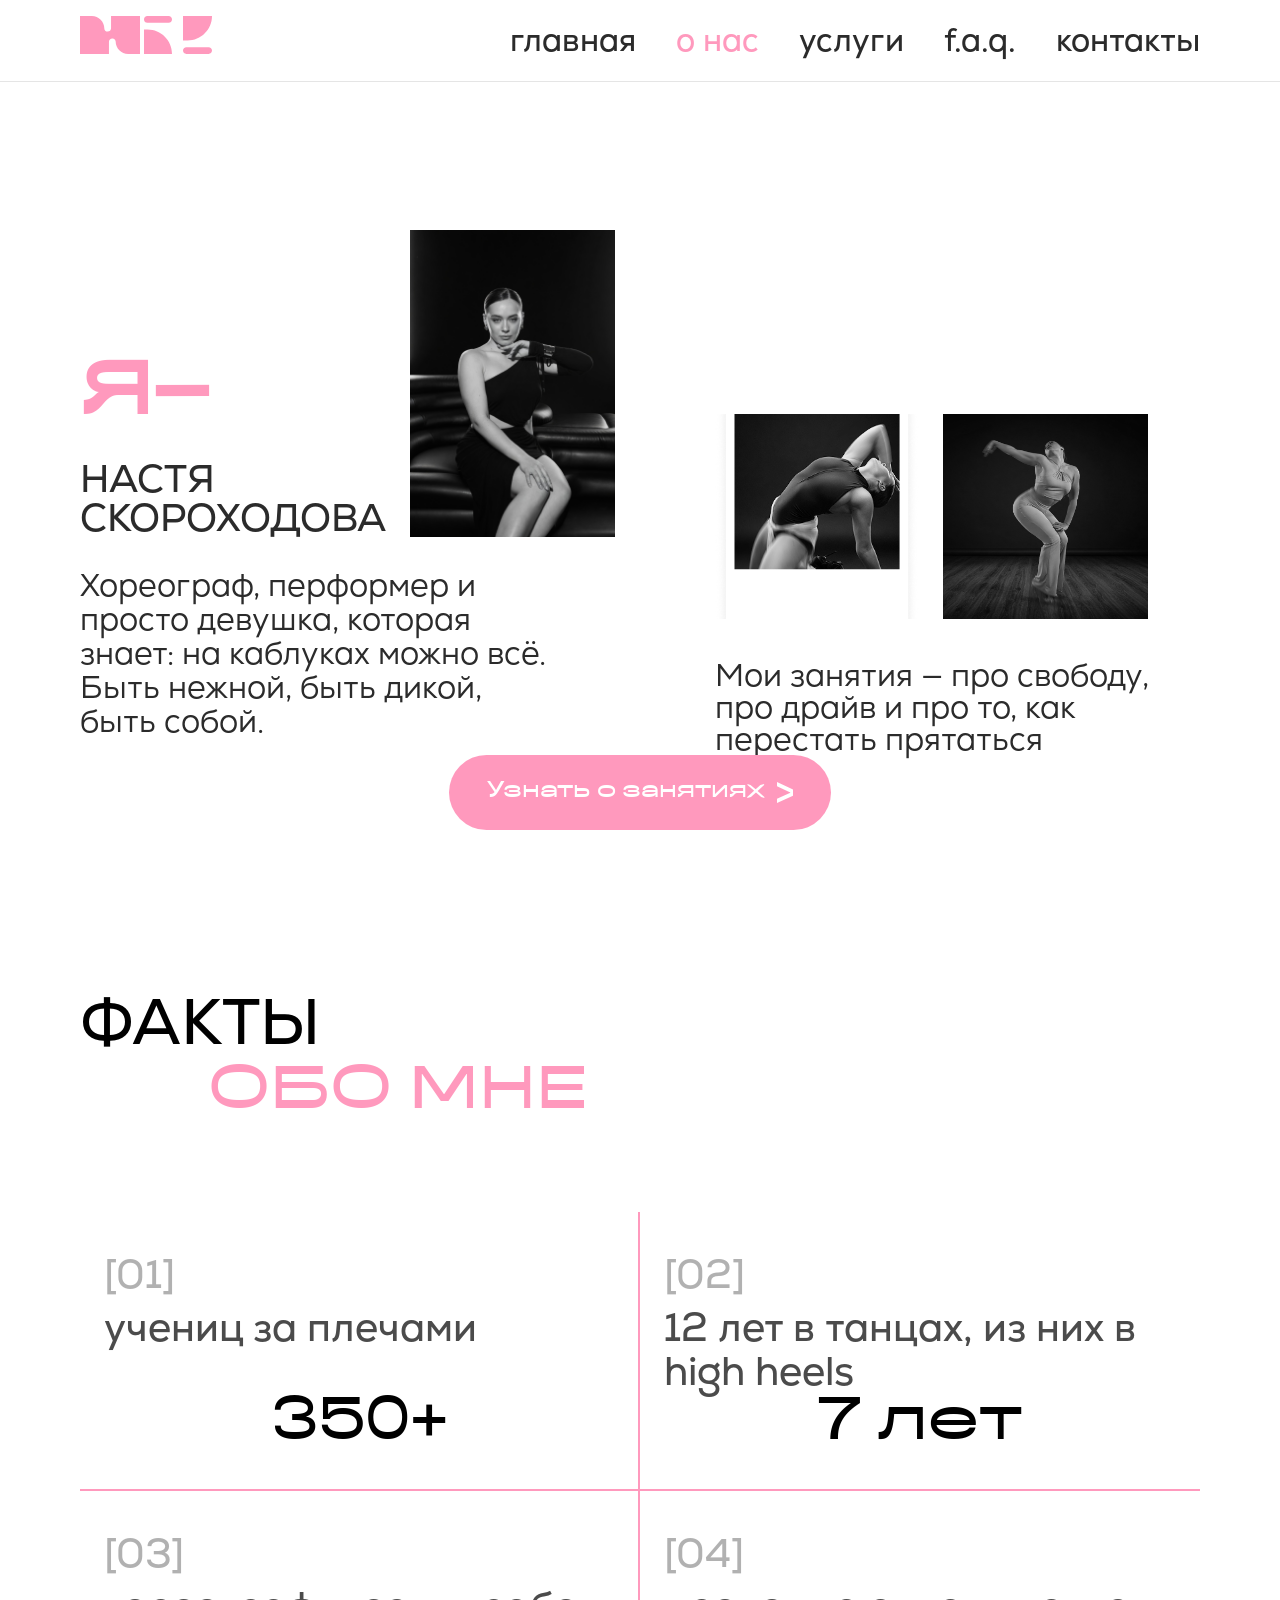
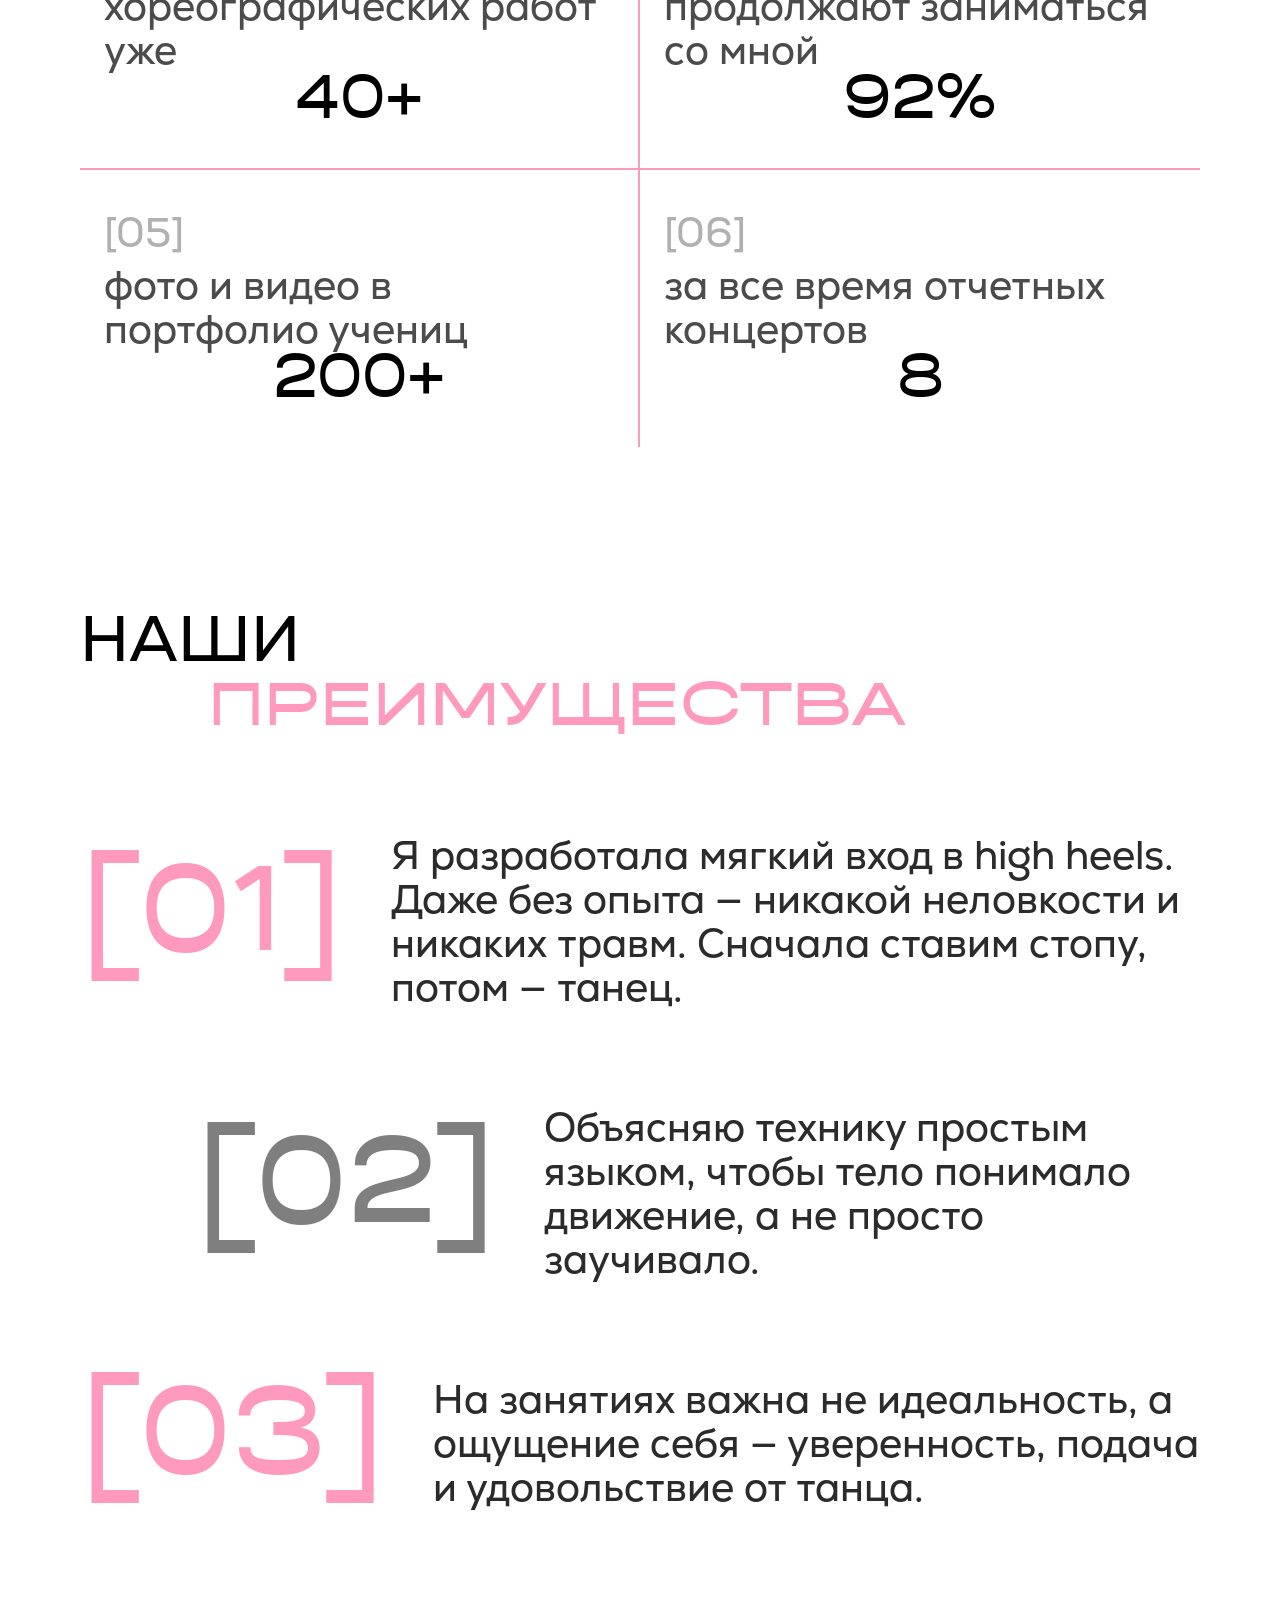
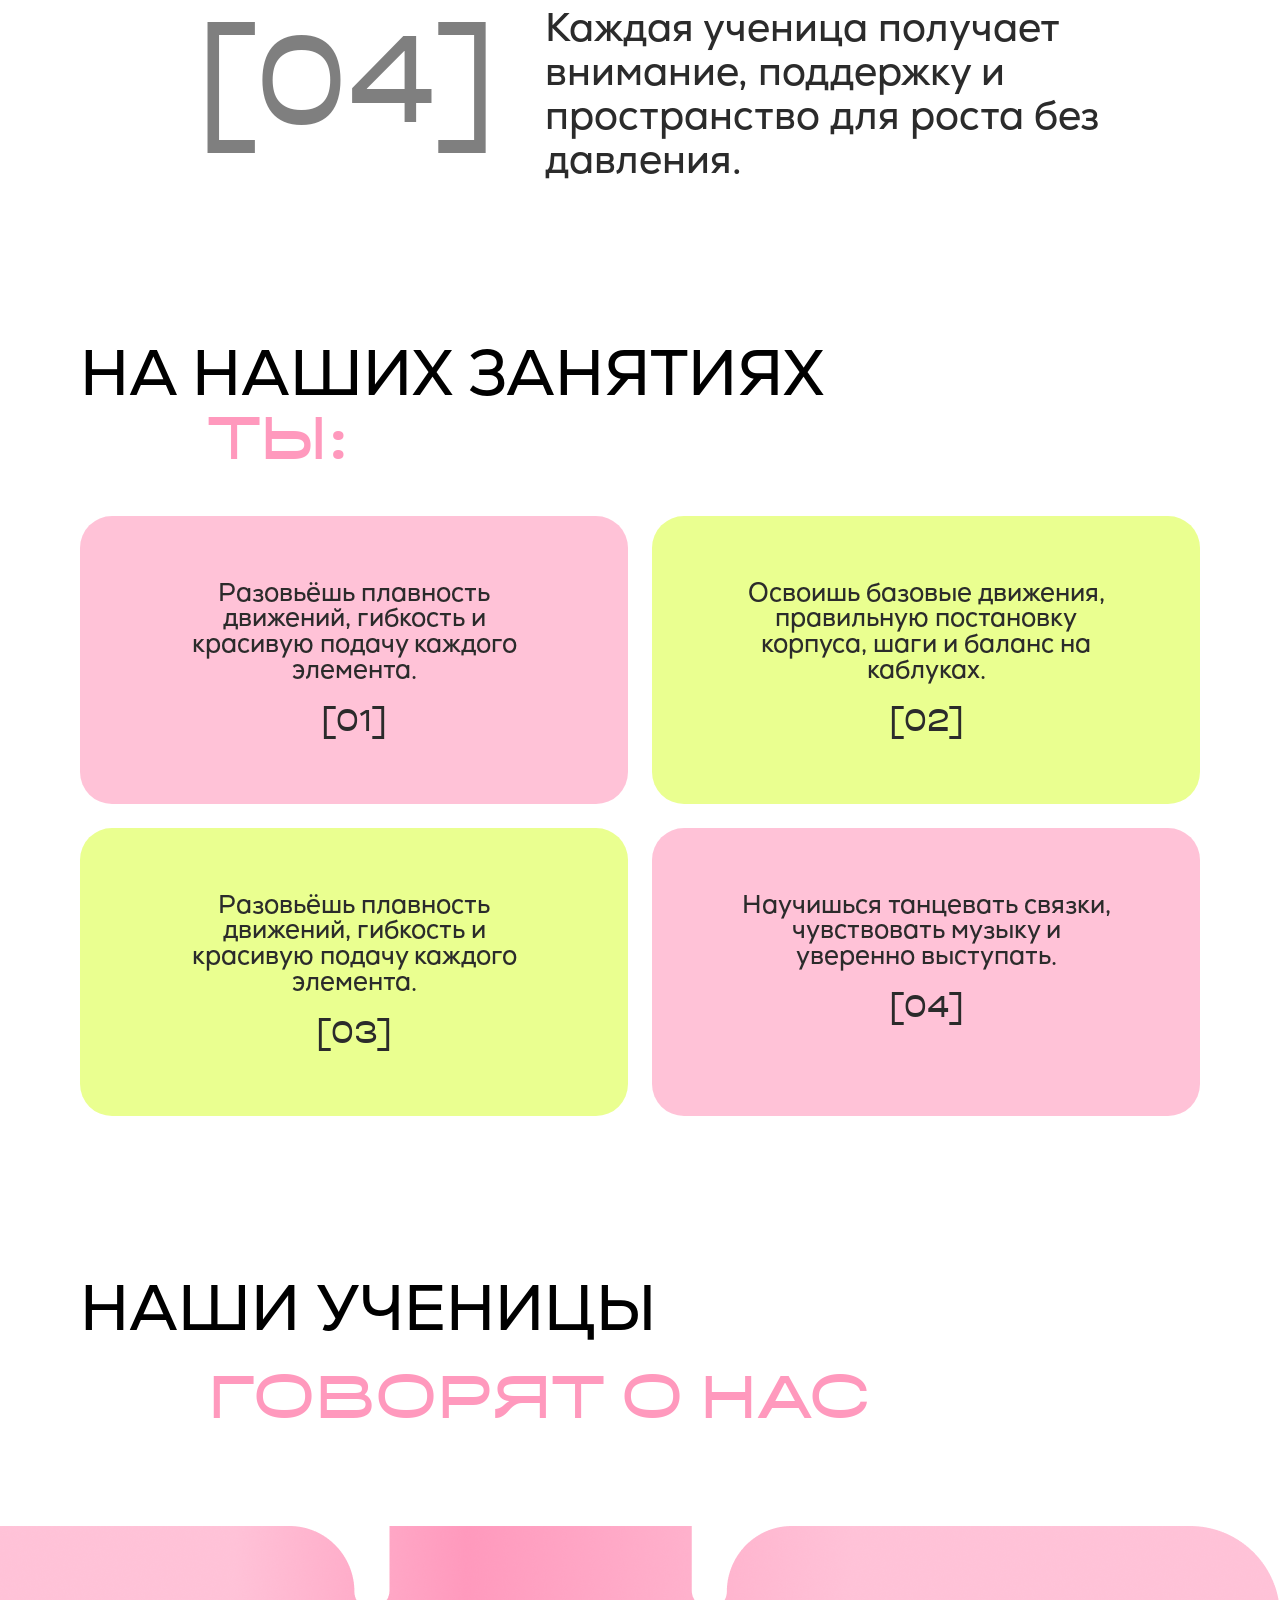
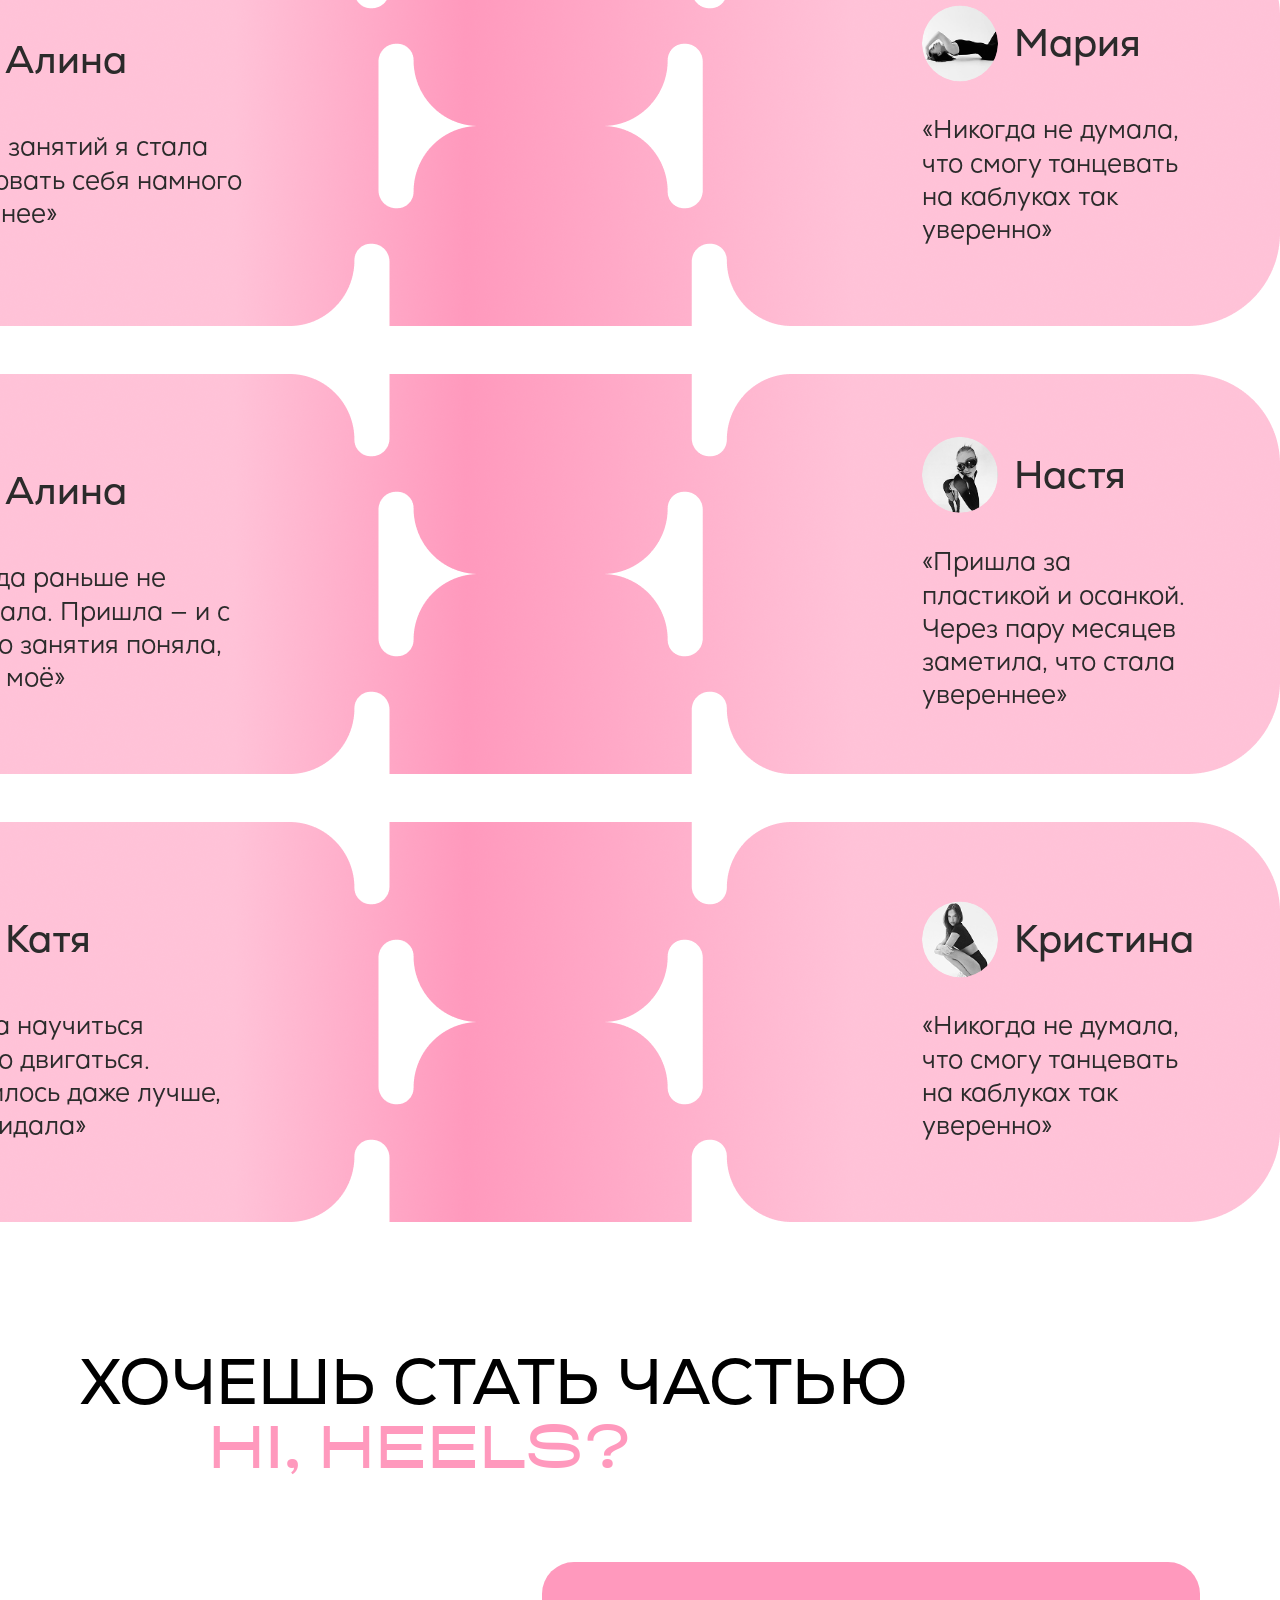
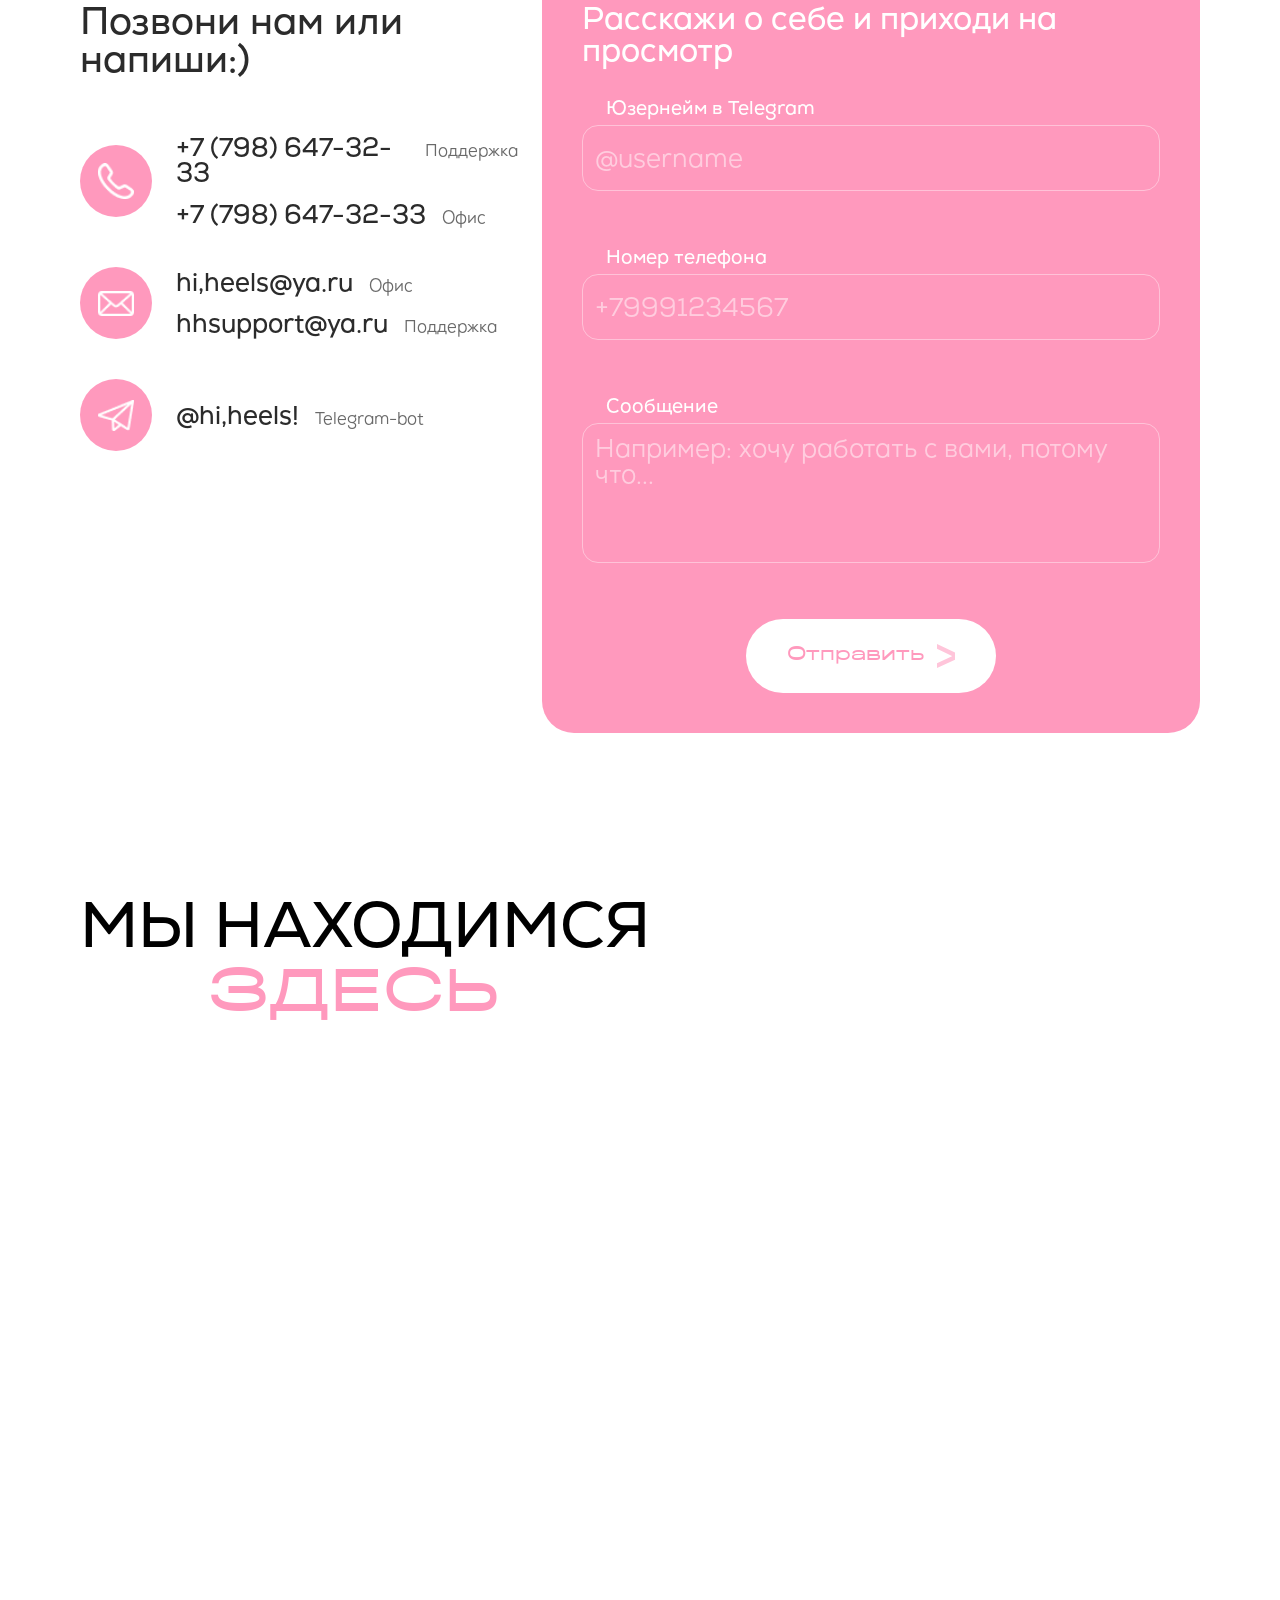
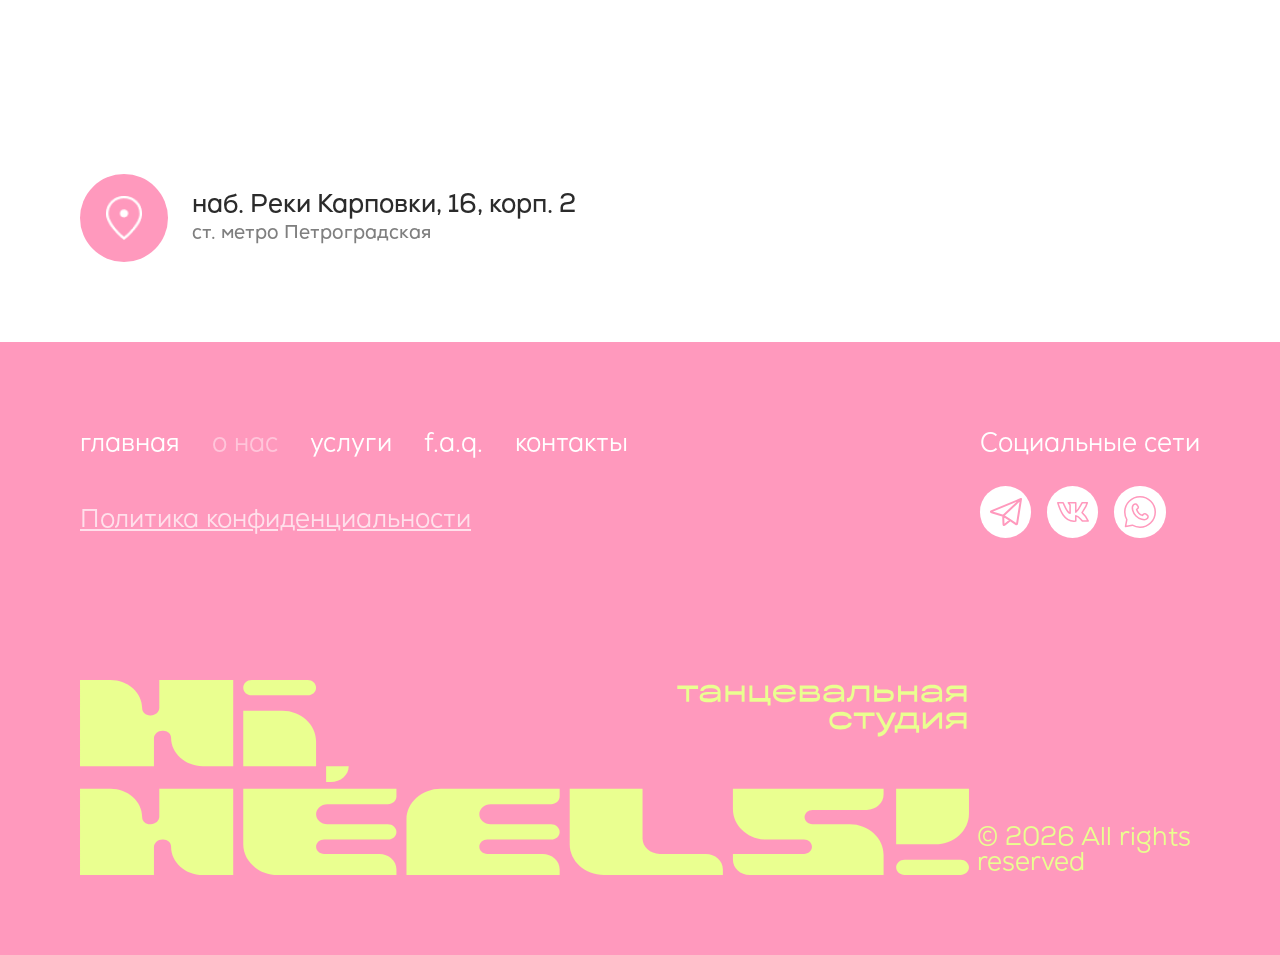
<file: about.html>
<!DOCTYPE html>
<html lang="ru">
    <head> 
        <meta charset="UTF-8"> 
        <meta name="viewport" content="width=device-width, initial-scale=1.0"> 
        <title>HI, HEELS! ABOUT</title> <link rel="stylesheet" href="styles/style1.css"> 
    </head> 
    <body>
        <header class="header"> 
            <div class="log1">
                <img src="images/logoshort.svg">
            </div>
            <nav class="text">
                <a href="index.html" class="nav-link">главная</a>
                <a href="about.html" class="nav-link active">о нас</a>
                <a href="wedo.html" class="nav-link">услуги</a>
                <a href="index.html#faq" class="nav-link">f.a.q.</a>
                <a href="#contacts" class="nav-link">контакты</a>
            </nav>
            <button class="burger">
                <span></span>
                <span></span>
            </button>
        </header>
        <div class="mobile-menu">
            <button class="mobile-close-btn">✕</button>
            <nav class="mobile-nav">
                <a href="index.html" class="mobile-link">главная</a>
                <a href="about.html" class="mobile-link active">о нас</a>
                <a href="wedo.html" class="mobile-link">услуги</a>
                <a href="index.html#faq" class="mobile-link">faq</a>
                <a href="#contacts" class="mobile-link">контакты</a>
            </nav>
        </div>
        <div class="main-container">
            <section class="hero">
                <div class="leftpart">
                    <div class="up">
                        <div class="uptxt">
                            <h1>Я–</h1>
                            <h2>НАСТЯ<br>СКОРОХОДОВА</h2>
                        </div>
                        <img src="images/mRgml.jpg" alt="anastasia">
                    </div>
                    <div class="down">
                        <a>Хореограф, перформер и просто девушка, 
                            которая знает: на каблуках можно всё. 
                            Быть нежной, быть дикой, быть собой. </a>
                    </div>
                </div>
                <div class="rightpart">
                    <div class="imageshero">
                        <img src="images/abimg.png" alt="anastasia">
                        <img src="images/ab2.jpg" alt="anastasia">
                    </div>
                    <div class="txtdwn">
                        Мои занятия — про свободу, про драйв и про то, как перестать прятаться
                    </div>
                </div>
            </section>
            <a href="wedo.html" class="btn-new">
                <span>Узнать о занятиях</span>
                <img src="images/arrowwh.svg" alt="arrow" class="btn-icon">
            </a>
        </div>
        <div class="what">
            <h2 class="title title">
                ФАКТЫ<br>
                <span class="title-accent">ОБО МНЕ</span>
            </h2>
            <div class="stats">
                <div class="stats-grid">
            
                    <div class="stat">
                        <div class="stat-num">[01]</div>
                        <div class="stat-text">учениц за плечами</div>
                        <div class="stat-value">350+</div>
                    </div>
            
                    <div class="stat">
                        <div class="stat-num">[02]</div>
                        <div class="stat-text">12 лет в танцах, из них в high heels</div>
                        <div class="stat-value">7 лет</div>
                    </div>
            
                    <div class="stat">
                        <div class="stat-num">[03]</div>
                        <div class="stat-text">хореографических работ уже</div>
                        <div class="stat-value">40+</div>
                    </div>
            
                    <div class="stat">
                        <div class="stat-num">[04]</div>
                        <div class="stat-text">продолжают заниматься со мной</div>
                        <div class="stat-value">92%</div>
                    </div>

                    <div class="stat">
                        <div class="stat-num">[05]</div>
                        <div class="stat-text">фото и видео в портфолио учениц</div>
                        <div class="stat-value">200+</div>
                    </div>
            
                    <div class="stat">
                        <div class="stat-num">[06]</div>
                        <div class="stat-text">за все время отчетных концертов</div>
                        <div class="stat-value">8</div>
                    </div>
            
                </div>
            </div>
        </div>
        <div class="pluses">
            <h2 class="title">
                НАШИ<br>
                <span class="title-accent">ПРЕИМУЩЕСТВА</span>
            </h2>
            <div class="pluses-list">
                <div class="plus-item plus-1">
                    <div class="plus-number">[01]</div>
                    <div class="plus-text">
                        Я разработала мягкий вход в high heels. Даже без опыта — никакой неловкости и никаких травм. Сначала ставим стопу, потом — танец.
                    </div>
                </div>
                <div class="plus-item plus-2">
                    <div class="plus-number1">[02]</div>
                    <div class="plus-text">
                        Объясняю технику простым языком, чтобы тело понимало движение, а не просто заучивало.
                    </div>
                </div>
                <div class="plus-item plus-3">
                    <div class="plus-number">[03]</div>
                    <div class="plus-text">
                        На занятиях важна не идеальность, а ощущение себя — уверенность, подача и удовольствие от танца.
                    </div>
                </div>
                <div class="plus-item plus-4">
                    <div class="plus-number1">[04]</div>
                    <div class="plus-text">
                        Каждая ученица получает внимание, поддержку и пространство для роста без давления.
                    </div>
                </div>
            </div>
        </div>
        <div class="points">
            <h2 class="title title">
                НА НАШИХ ЗАНЯТИЯХ<br>
                <span class="title-accent">ТЫ:</span>
            </h2>
            <div class="cardsw">
                <div class="upper">
                    <div class="u1">
                        <h1>Разовьёшь плавность движений, гибкость и красивую подачу каждого элемента.</h1>
                        <a>[01]</a>
                    </div>
                    <div class="u">
                        <h1>Освоишь базовые движения, правильную постановку корпуса, шаги 
                            и баланс на каблуках.</h1>
                        <a>[02]</a>
                    </div>
                </div>
                <div class="upper">
                    <div class="u">
                        <h1>Разовьёшь плавность движений, гибкость и красивую подачу каждого элемента.</h1>
                        <a>[03]</a>
                    </div>
                    <div class="u1">
                        <h1>Научишься танцевать связки, чувствовать музыку и уверенно выступать.</h1>
                        <a>[04]</a>
                    </div>
                </div>
            </div>
        </div>
        <div class="talk">
            <div class="section-title">
                <h2 class="title">НАШИ УЧЕНИЦЫ</h2>
                <h2 class="title">
                    <span class="title-accent">ГОВОРЯТ О НАС</span>
                </h2>
            </div>
        </div>
        <section class="horizontal-section">
            <div class="horizontal-sticky">
        
                <div class="horizontal-track">
        
                    <img src="images/linef.png" class="review-line">
                    <div class="review-card review-1">
                        <div class="review-author">
                            <img src="images/re1.png" alt="">
                            <span>Мария</span>
                        </div>
                        <p>
                            «Никогда не думала,
                            что смогу танцевать
                            на каблуках так уверенно»
                        </p>
                    </div>
                    <div class="review-card review-3">
                        <div class="review-author">
                            <img src="images/re2.png" alt="">
                            <span>Алина</span>
                        </div>
                    
                        <p>
                            «После занятий
                            я стала чувствовать
                            себя намного увереннее»
                        </p>
                    </div>
                    <div class="review-card review-2">
                        <div class="review-author">
                            <img src="images/re3.png" alt="">
                            <span>Мария</span>
                        </div>
                        <p>
                            «Никогда не думала,
                            что смогу танцевать
                            на каблуках так уверенно»
                        </p>
                    </div>
        
                </div>
        
            </div>
        </section>
        <section class="horizontal-section">
            <div class="horizontal-sticky">
        
                <div class="horizontal-track">
        
                    <img src="images/linef.png" class="review-line">
                    <div class="review-card review-1">
                        <div class="review-author">
                            <img src="images/re4.png" alt="">
                            <span>Мария</span>
                        </div>
                        <p>
                            «Занятия помогают забыть о делах и просто двигаться»
                        </p>
                    </div>
                    <div class="review-card review-3">
                        <div class="review-author">
                            <img src="images/re5.png" alt="">
                            <span>Алина</span>
                        </div>
                    
                        <p>
                            «Никогда раньше не танцевала. Пришла — и с первого занятия поняла, что это моё»
                        </p>
                    </div>
                    <div class="review-card review-2">
                        <div class="review-author">
                            <img src="images/re6.png" alt="">
                            <span>Настя</span>
                        </div>
                        <p>
                            «Пришла за пластикой 
                            и осанкой. Через пару месяцев заметила, что стала увереннее»
                        </p>
                    </div>
        
                </div>
        
            </div>
        </section>
        <section class="horizontal-section">
            <div class="horizontal-sticky">
        
                <div class="horizontal-track">
        
                    <img src="images/linef.png" class="review-line">
                    <div class="review-card review-1">
                        <div class="review-author">
                            <img src="images/re7.png" alt="">
                            <span>Вика</span>
                        </div>
                        <p>
                            «Танцую давно, разные стили. 
                            У Насти high heels даётся особенно хорошо»
                        </p>
                    </div>
                    <div class="review-card review-3">
                        <div class="review-author">
                            <img src="images/re8.png" alt="">
                            <span>Катя</span>
                        </div>
                    
                        <p>
                            «Хотела научиться красиво двигаться. Получилось даже лучше, чем ожидала»
                        </p>
                    </div>
                    <div class="review-card review-2">
                        <div class="review-author">
                            <img src="images/re9.png" alt="">
                            <span>Кристина</span>
                        </div>
                        <p>
                            «Никогда не думала,
                            что смогу танцевать
                            на каблуках так уверенно»
                        </p>
                    </div>
                </div>
            </div>
        </section>
        <div class="contacts" id="contacts">
            <h2 class="title">ХОЧЕШЬ СТАТЬ ЧАСТЬЮ</h2>
            <h2 class="title"><span class="title-accent">HI, HEELS?</span></h2>

            <div class="contacts-grid">
        
                <div class="contacts-left">
                    
                    <div class="contacts-subtitle">
                        <h3>Позвони нам или напиши:)</h3>
                    </div>
                    <div class="contacts-list">
                        <div class="contact-item">
                            <div class="contact-circle">
                                <img src="images/phone.png" alt="">
                            </div>
                            <div class="contact-info">
                                <div class="cont">
                                    <p>+7 (798) 647-32-33</p>
                                    <span>Поддержка</span>
                                </div>
                                <div class="cont">
                                    <p>+7 (798) 647-32-33</p>
                                    <span>Офис</span>
                                </div>
                            </div>
                        </div>
                        <div class="contact-item">
                            <div class="contact-circle">
                                <img src="images/mail.png" alt="">
                            </div>
                            <div class="contact-info">
                                <div class="cont">
                                    <p>hi,heels@ya.ru</p>
                                    <span>Офис</span>
                                </div>
                                <div class="cont">
                                    <p>hhsupport@ya.ru</p>
                                    <span>Поддержка</span>
                                </div>
                            </div>
                        </div>
                        <div class="contact-item">
                            <div class="contact-circle">
                                <img src="images/tg.png" alt="">
                            </div>
                            <div class="contact-info">
                                <div class="cont">
                                    <p>@hi,heels!</p>
                                    <span>Telegram-bot</span>
                                </div>
                            </div>
                        </div>
                    </div>
                </div>
                <div class="contacts-right">
                    <form class="contact-form" id="contactForm" novalidate>
                        <h3 class="form-title">Расскажи о себе и приходи 
                            на просмотр</h3>
                        <div class="form-group">
                            <label for="tg">Юзернейм в Telegram</label>
                            <input 
                                type="text" 
                                id="tg" 
                                name="tg"
                                placeholder="@username"
                                required
                                pattern="^@[a-zA-Z0-9_]{5,32}$"
                            >
                            <span class="error"></span>
                        </div>
                        <div class="form-group">
                            <label for="phone">Номер телефона</label>
                            <input 
                                type="tel" 
                                id="phone" 
                                name="phone"
                                placeholder="+79991234567"
                                required
                                pattern="^(\+7|8)\d{10}$"
                            >
                            <span class="error"></span>
                        </div>
                        <div class="form-group">
                            <label for="message">Сообщение</label>
                            <textarea 
                                id="message" 
                                name="message"
                                placeholder="Например: хочу работать с вами, потому что..."
                                required
                                minlength="10"
                            ></textarea>
                            <span class="error"></span>
                        </div>
                        <button type="submit" class="form-btn">
                            <span>Отправить</span>
                            <img class="form-btn-icon-default" src="images/arrow.svg" alt="arrow">
                            <img class="form-btn-icon-hover" src="images/arrowwh.svg" alt="arrow">
                        </button>
                    </form>
                </div>
            </div>
        </div>
        <div class="map-block">
            <h2 class="title">МЫ НАХОДИМСЯ</h2>
            <h2 class="title"><span class="title-accent">ЗДЕСЬ</span></h2>
        
            <div class="map-wrapper">
                <a class="map-link"
                   href="https://yandex.ru/maps/?text=наб.%20Реки%20Карповки%2C%2016%2C%20корп.%202"
                   target="_blank">
        
                    <iframe 
                        src="https://yandex.ru/map-widget/v1/?ll=30.3012%2C59.9696&z=16&pt=30.3012%2C59.9696,pm2rdm"
                        frameborder="0">
                    </iframe>
        
                </a>
                <div class="map-info">
                    <div class="map-avatar">
                        <img src="images/loc.png" alt="icon">
                    </div>
                    <div class="map-text">
                        <p class="map-address">наб. Реки Карповки, 16, корп. 2</p>
                        <p class="map-metro">ст. метро Петроградская</p>
                    </div>
        
                </div>
        
            </div>
        </div>
        <footer class="footer">
            <div class="footer-container">
                <div class="ff">
                    <div class="leftfoot">
                        <div class="footer-nav">
                            <a href="index.html">главная</a>
                            <a href="about.html" class="active">о нас</a>
                            <a href="wedo.html">услуги</a>
                            <a href="index.html#faq">f.a.q.</a>
                            <a href="#contacts" class="nav-link">контакты</a>
                        </div>
                        <div class="polit">Политика конфиденциальности</div>
                    </div>
                    <div class="foot">
                        <a>Социальные сети</a>
                        <div class="socials">
                            <a href="https://t.me/yourname" target="_blank" class="social-circle">
                                <img src="images/tg.svg" alt="Telegram">
                            </a>
                            <a href="https://vk.com/yourname" target="_blank" class="social-circle">
                                <img src="images/vk.svg" alt="VK">
                            </a>
                            <a href="https://wa.me/79999999999" target="_blank" class="social-circle">
                                <img src="images/wh.svg" alt="WhatsApp">
                            </a>
                        </div>
                    </div>
                </div>
                <div class="fff">
                    <div class="lgbg">
                        <img src="images/logogr.svg" alt="logo">
                    </div>
                    <div class="lgtxt">© 2026 All rights reserved</div>
                </div>
            </div>
        </footer>
        <div class="popup-overlay" id="popupOverlay">
            <div class="popup">
                <button class="popup-close" id="popupClose">✕</button>
                <h2 class="popup-title">Спасибо!</h2>
                <p class="popup-text">Твоя заявка успешно отправлена.<br>Мы свяжемся с тобой в ближайшее время!</p>
                <button class="popup-btn" id="popupBtnOk">Хорошо</button>
            </div>
        </div>
        <script src="script.js"></script>
    </body>
</html>
</file>
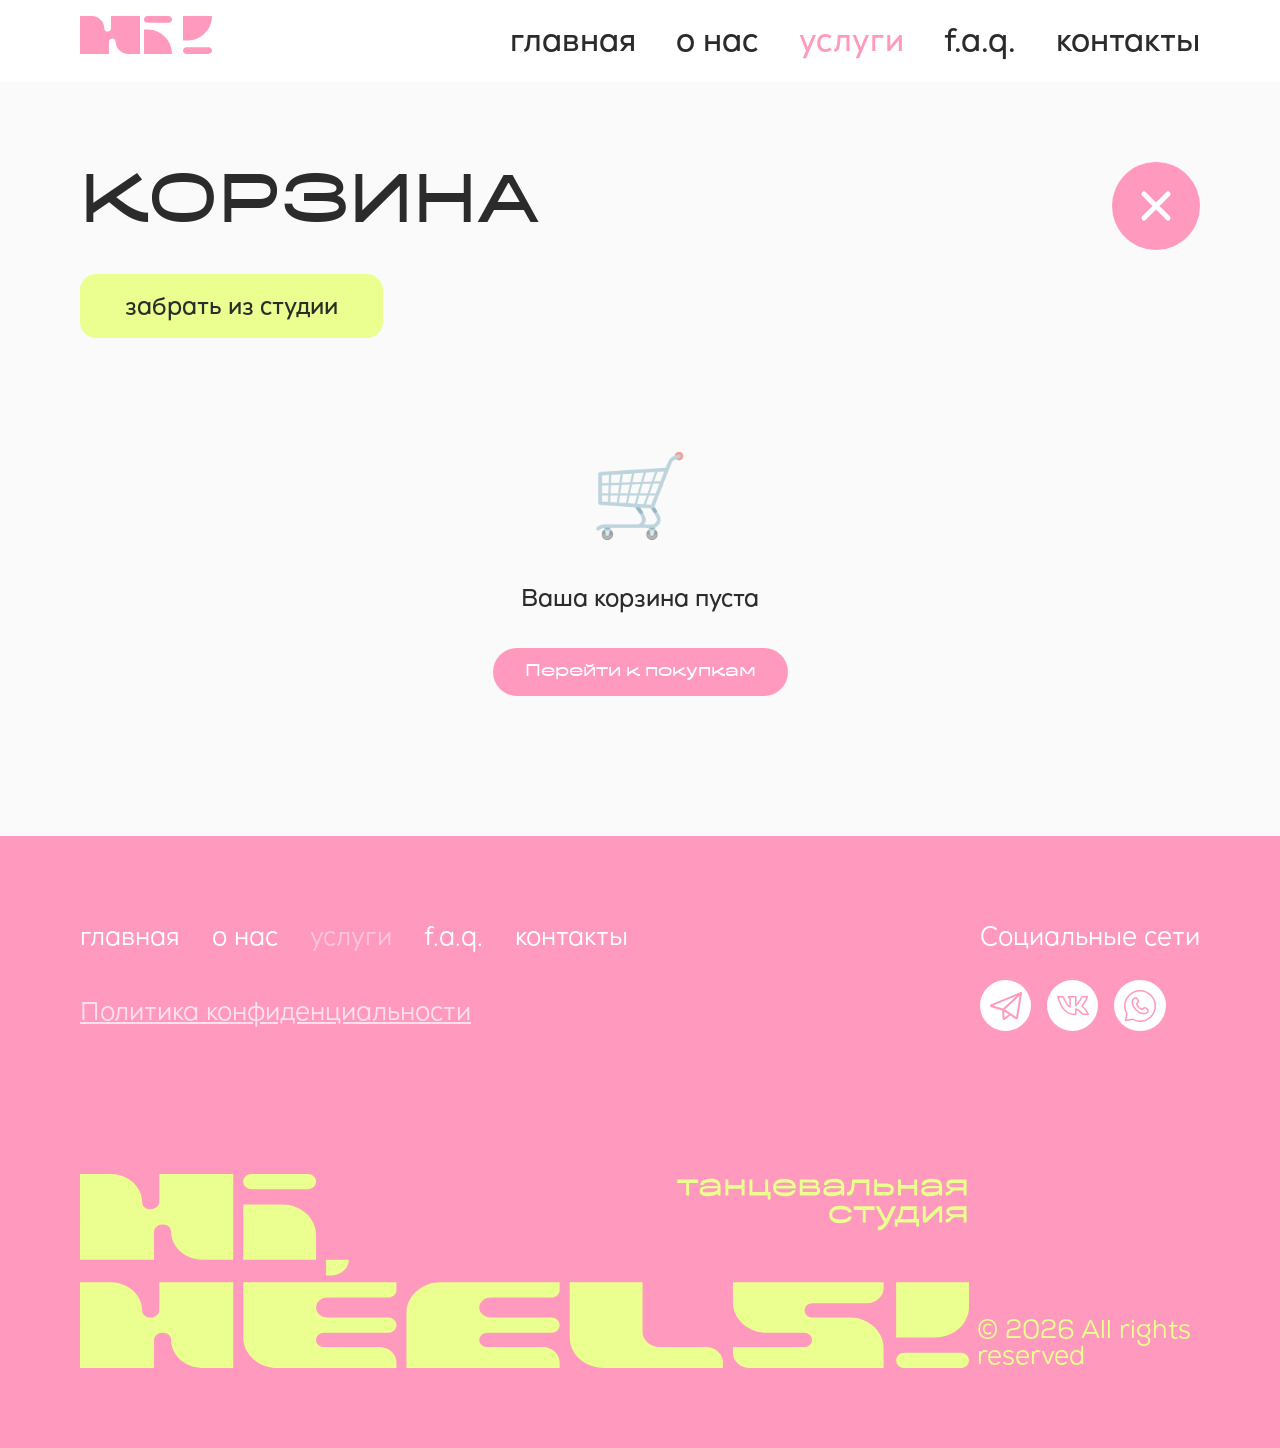
<file: cart.html>
<!DOCTYPE html>
<html lang="ru">
    <head> 
        <meta charset="UTF-8"> 
        <meta name="viewport" content="width=device-width, initial-scale=1.0"> 
        <title>HI, HEELS! CART</title> 
        <link rel="stylesheet" href="styles/style3.css"> 
    </head> 
    <body>
        <header class="header"> 
            <div class="log1">
                <img src="images/logoshort.svg" alt="Logo">
            </div>
            <nav class="text">
                <a href="index.html" class="nav-link">главная</a>
                <a href="about.html" class="nav-link">о нас</a>
                <a href="wedo.html" class="nav-link active">услуги</a>
                <a href="index.html#faq" class="nav-link">f.a.q.</a>
                <a href="index.html#contacts" class="nav-link">контакты</a>
            </nav>
            <button class="burger">
                <span></span>
                <span></span>
            </button>
        </header>

        <div class="mobile-menu">
            <button class="mobile-close-btn">✕</button>
            <nav class="mobile-nav">
                <a href="index.html" class="mobile-link">главная</a>
                <a href="about.html" class="mobile-link">о нас</a>
                <a href="wedo.html" class="mobile-link active">услуги</a>
                <a href="index.html#faq" class="mobile-link">faq</a>
                <a href="index.html#contacts" class="mobile-link">контакты</a>
            </nav>
        </div>

        <div class="cart-page">
            <div class="cart-container">
                <div class="cart-header-row">
                    <h1 class="cart-title">КОРЗИНА</h1>
                    <a href="wedo.html" class="cart-close-btn">
                        <svg width="28" height="28" viewBox="0 0 24 24" fill="none" xmlns="http://www.w3.org/2000/svg">
                            <path d="M18 6L6 18M6 6L18 18" stroke="white" stroke-width="2.5" stroke-linecap="round" stroke-linejoin="round"/>
                        </svg>
                    </a>
                </div>

                <!-- Тег "забрать из студии" на старом месте (под заголовком) -->
                <div class="cart-delivery-section">
                    <div class="delivery-tags">
                        <label class="delivery-tag">
                            <input type="radio" name="delivery" value="pickup" checked>
                            <span class="tag-text">забрать из студии</span>
                        </label>
                    </div>
                </div>

                <div class="cart-empty" id="cartEmpty">
                    <div class="cart-empty-icon">🛒</div>
                    <p>Ваша корзина пуста</p>
                    <a href="wedo.html" class="btn-cart-shop">Перейти к покупкам</a>
                </div>

                <div class="cart-grid" id="cartItems" style="display: none;">
                    <div class="cart-products">
                        <div id="cartItemsList"></div>
                    </div>

                    <div class="cart-summary">
                        <h3 class="summary-title">ИТОГО</h3>
                        
                        <div class="summary-promo">
                            <input type="text" placeholder="Промокод" id="promoCode">
                            <button class="promo-apply-btn">Применить</button>
                        </div>
                        
                        <div class="summary-items-total">
                            <span>Стоимость товаров</span>
                            <span id="cartTotal">0 ₽</span>
                        </div>
                        
                        <div class="summary-total">
                            <span>К оплате</span>
                            <span id="cartFinalTotal">0 ₽</span>
                        </div>
                        
                        <button class="btn-pay" id="checkoutBtn">Оформить</button>
                    </div>
                </div>
            </div>
        </div>
        <div id="wedoSuccess">
            <div class="wedo-success-box">
                <h2>Спасибо за покупку!</h2>
                <p>Оплатить заказ можно будет в студии по адресу: наб. Реки Карповки, 16, корп. 2</p>
                <button id="closeSuccess" class="btn-pay" style="margin-top:20px;">
                    Закрыть
                </button>
            </div>
        </div>
        <footer class="footer">
            <div class="footer-container">
                <div class="ff">
                    <div class="leftfoot">
                        <div class="footer-nav">
                            <a href="index.html">главная</a>
                            <a href="about.html">о нас</a>
                            <a href="wedo.html" class="active">услуги</a>
                            <a href="index.html#faq">f.a.q.</a>
                            <a href="index.html#contacts" class="nav-link">контакты</a>
                        </div>
                        <div class="polit">Политика конфиденциальности</div>
                    </div>
                    <div class="foot">
                        <a>Социальные сети</a>
                        <div class="socials">
                            <a href="https://t.me/yourname" target="_blank" class="social-circle">
                                <img src="images/tg.svg" alt="Telegram">
                            </a>
                            <a href="https://vk.com/yourname" target="_blank" class="social-circle">
                                <img src="images/vk.svg" alt="VK">
                            </a>
                            <a href="https://wa.me/79999999999" target="_blank" class="social-circle">
                                <img src="images/wh.svg" alt="WhatsApp">
                            </a>
                        </div>
                    </div>
                </div>
                <div class="fff">
                    <div class="lgbg">
                        <img src="images/logogr.svg" alt="logo">
                    </div>
                    <div class="lgtxt">© 2026 All rights reserved</div>
                </div>
            </div>
        </footer>
        <script src="script.js"></script>
    </body>
</html>
</file>
<file: style.css>
/* ОБЩЕЕ */
* {
    margin: 0;
    padding: 0;
    box-sizing: border-box;
}

body {
    overflow-x: hidden;
    font-family: 'Nexa', sans-serif;
    background: #fff;
}

img {
    display: block;
    max-width: 100%;
}

/* ШРИФТЫ */
@font-face {
    font-family: 'Nexa';
    src: url('fonts/Nexa-Book_0.otf') format('opentype');
    font-weight: 300;
}

@font-face {
    font-family: 'Nexa';
    src: url('fonts/Nexa-Regular_0.otf') format('opentype');
    font-weight: 400;
}

@font-face {
    font-family: 'Nexa';
    src: url('fonts/Nexa-Bold_0.otf') format('opentype');
    font-weight: 700;
}

@font-face {
    font-family: 'Seenonim';
    src: url('fonts/seenonim-v1.ttf') format('truetype');
}

/* ПАДИНГИ */
:root {
    --padding: 80px;
    --gap: 24px;
}

/* ССЫЛКИ В НАВ */
.nav-link {
    font-size: 32px;
    font-weight: 400;
    color: white;
    text-decoration: none;
    transition: 0.3s ease;
    cursor: pointer;
}

.nav-link:hover {
    color: #FFC5DA;
}

.nav-link.active {
    color: #FF99BD;
}

/* КНОПКИ СТИЛИ */
.btn-main,
.btn-new,
.btn-new1,
.form-btn {
    position: relative;
    overflow: hidden;
    transition: 0.4s ease;
    transform: translateZ(0);
}

.btn-main::before,
.btn-new::before,
.btn-new1::before,
.form-btn::before {
    content: "";
    position: absolute;
    inset: 0;
    background: linear-gradient(135deg, #FF99BD, #FFC5DA, #FF99BD);
    background-size: 200% 200%;
    opacity: 0;
    transition: 0.5s ease;
}

.btn-main,
.btn-new,
.btn-new1 {
    text-decoration: none;
}

.btn-main:hover::before,
.btn-new:hover::before,
.btn-new1:hover::before,
.form-btn:hover::before {
    opacity: 1;
    animation: gradientMove 2.5s linear infinite;
}

.btn-main span,
.btn-new span,
.btn-new1 span,
.form-btn span,
.btn-main img,
.btn-new img,
.btn-new1 img,
.form-btn img {
    position: relative;
    z-index: 1;
    transition: 0.3s ease;
}

.btn-main:hover,
.btn-new:hover,
.btn-new1:hover,
.form-btn:hover {
    transform: translateY(-2px) scale(1.02);
    box-shadow: 0 12px 30px rgba(255, 153, 189, 0.35);
}

.btn-main:active,
.btn-new:active,
.btn-new1:active,
.form-btn:active {
    transform: scale(0.97);
}
.section-title {
    display: flex;
    flex-direction: column;
    gap: 24px;
}

.title {
    font-size: clamp(24px, 5vw, 72px);
    line-height: 1;
    font-weight: 400;
}

.title-accent {
    font-family: 'Seenonim';
    color: #FF99BD;
    padding-left: clamp(44px, 10vw, 149px);
}

.title-accent3 {
    font-family: 'Seenonim';
    color: #FF99BD;
}

.title2 {
    font-size: clamp(24px, 5vw, 72px);
    line-height: 1;
    font-weight: 400;
    color: #ffffff;
}

.title-accent2 {
    font-family: 'Seenonim';
    color: #ffffff;
    padding-left: clamp(44px, 10vw, 149px);
}

.title1 {
    font-family: 'Seenonim';
    color: #FF99BD;
    font-size: clamp(24px, 5vw, 72px);
}

button {
    font-family: inherit;
    border: none;
    cursor: pointer;
}

.btn-base {
    display: inline-flex;
    align-items: center;
    justify-content: center;
    gap: 12px;
    width: fit-content;
    white-space: nowrap;
    transition: 0.3s ease;
}

.btn-icon {
    width: clamp(10px, 1.2vw, 18px);
    height: auto;
    flex-shrink: 0;
}

/* ОСН КОНТЕЙНЕР */
.main-container {
    min-height: 93vh;
    padding: 0px var(--padding) 80px;
    display: flex;
    flex-direction: column;
    position: relative;
    background-image: url('images/img111@2x@2x.png');
    background-size: 180%;
    background-position: 30% 10%;
    overflow: hidden;
    background-repeat: no-repeat;
}

/* ================= HEADER (ONLY BACKGROUND CONTROL) ================= */

.header {
    display: flex;
    justify-content: space-between;
    align-items: flex-start;
    position: sticky;
    top: 0;
    z-index: 100;

    background: rgba(0, 0, 0, 0.9);
    backdrop-filter: blur(12px);
    -webkit-backdrop-filter: blur(12px);

    border-bottom: 1px solid rgba(255, 255, 255, 0.2);
    padding: 16px var(--padding);
    width: 100%;
    transition: background 0.3s ease;
}
.main-container {
    position: relative;
    z-index: 1;
}

.header.header-transparent .burger span {
    background: #FF99BD;
}

.burger span {
    background: white;
}


.header.header-faq .burger span {
    background: #FF99BD;
}



/* ТЕКСТ МЕНЮ ДЕСК */
.text {
    display: flex;
    gap: 40px;
}

.text h1,
.text h2 {
    font-size: 32px;
    font-weight: 300;
}

.text h1 {
    color: #FFC5DA;
}

.text h2 {
    color: white;
}

/* БУРГЕР */
.burger {
    display: none;
    width: 64px;
    height: 64px;
    border-radius: 50%;
    border: 1px solid rgba(255, 255, 255, 0.4);
    background: #FFC5DA;
    backdrop-filter: blur(10px);
    cursor: pointer;
    align-items: center;
    justify-content: center;
    flex-direction: column;
    gap: 8px;
    padding: 0;
    z-index: 200;
    position: relative;
}
.btn-main::before,
.btn-new::before,
.btn-new1::before,
.form-btn::before {
    z-index: -1;
    pointer-events: none;
}
.burger span {
    width: 24px;
    height: 2px;
    background: #FF99bd;
    border-radius: 10px;
    transition: all 0.3s ease;
}

/* ХИРО */
.hero {
    flex: 1;
    position: relative;
    display: flex;
    align-items: center;
    justify-content: center;
}

.log2 {
    width: 100%;
    display: flex;
    justify-content: left;
    z-index: 2;
}

.log2 img {
    width: min(850px, 80vw);
}

.text2 {
    position: absolute;
    left: 0;
    right: 0;
    bottom: 0;
    z-index: 2;
    display: flex;
    flex-direction: column;
    gap: 48px;
    width: 65%;
}

.zag {
    display: flex;
    align-items: flex-end;
    gap: 24px;
}

.zag h1,
.zag h2 {
    font-size: clamp(32px, 4vw, 48px);
    line-height: 1;
    font-weight: 400;
}

.zag h1 {
    color: white;
}

.zag h2 {
    color: #FFC5DA;
}

.btn-main {
    display: inline-flex;
    align-items: center;
    justify-content: center;
    gap: 12px;
    padding: 20px 28px;
    border-radius: 999px;
    border: 1px solid rgba(255, 255, 255, 0.5);
    background: rgba(255, 255, 255, 0.15);
    backdrop-filter: blur(10px);
    align-self: center;
}

.btn-main span {
    font-family: 'Seenonim';
    font-size: 24px;
    color: #ffffff;
}

/* О ХАЙ ХИЛС */
.pink {
    padding: 80px var(--padding);
    display: flex;
    flex-direction: column;
    gap: 24px;
    background-color: #FF99BD;
    width: 100vw;
    position: relative;
    overflow: hidden;
}

.chapt1 h1,
.heels-title {
    font-size: clamp(48px, 5vw, 72px);
    line-height: 1;
    font-weight: 400;
}

.heels-title {
    margin-left: 149px;
    color: white;
    font-family: 'Seenonim';
}

.chapt1 h1 {
    color: white;
}

.ttw-wrap {
    display: flex;
    justify-content: space-between;
    gap: 64px;
}

.ttt {
    display: flex;
    gap: 24px;
    flex-direction: row;
    margin-top: 206px;
    margin-bottom: 150px;
    justify-content: space-between;
}

.ttw {
    max-width: 49%;
    display: flex;
    flex-direction: column;
    gap: 32px;
}

.ttw h3 {
    font-size: clamp(18px, 2vw, 32px);
    line-height: 1.2;
    font-weight: 300;
    color: white;
}

.ttw-right {
    display: flex;
    align-items: flex-start;
}

.ttw-right h4 {
    font-size: clamp(22px, 3vw, 48px);
    font-weight: 400;
    line-height: 1;
    color: #FFFFFF;
}
.pink-decor {
    position: absolute;
    bottom: 20px;
    width: clamp(170px, 30vw, 300px);
    max-width: 100%;
    height: auto;
    pointer-events: none;
    z-index: 1;
}

.pink-decor-left {
    left: 0;
    bottom: 64px;
    transform: rotate(35deg);
}

.pink-decor-right {
    right: 0;
    bottom: 640px;
    transform: rotate(93deg);
}

/* О НАС */
.weare {
    padding: 80px var(--padding);
    display: flex;
    flex-direction: column;
}

.we-top {
    display: flex;
    flex-direction: column;
    gap: 8px;
}

.line2222 {
    display: flex;
    flex-direction: row;
    align-items: baseline;
    gap: 147px;
}

.photos {
    position: relative;
    width: 100%;
    height: clamp(240px, 52vw, 760px);
    margin-top: 40px;
}

.photo {
    position: absolute;
    width: 100%;
    height: auto;
    object-fit: cover;
    transition: 0.3s ease;
}

.p1 {
    width: clamp(110px, 20vw, 380px);
    left: 100px;
    bottom: 0;
    z-index: 1;
}

.p2 {
    width: clamp(110px, 22vw, 400px);
    left: 49%;
    bottom: clamp(40px, 8vw, 140px);
    transform: translateX(-95%) rotate(-5deg);
    z-index: 3;
    box-shadow: 0 20px 60px rgba(0, 0, 0, 0.25);
}

.p3 {
    width: clamp(110px, 22vw, 400px);
    left: 49%;
    bottom: clamp(20px, 5vw, 80px);
    transform: translateX(5%);
    z-index: 2;
}

.p4 {
    width: clamp(110px, 20vw, 380px);
    right: 100px;
    bottom: 40px;
    z-index: 1;
    transform: rotate(-10deg);
}

.stats {
    margin-top: 48px;
}

.stats-grid {
    display: grid;
    grid-template-columns: repeat(4, minmax(0, 1fr));
    border-bottom: 2px solid #FF99BD;
}

.stat {
    padding: 32px 24px;
    display: flex;
    flex-direction: column;
    min-height: 220px;
    border-right: 2px solid #FF99BD;
    box-sizing: border-box;
    gap: 8px;
}

.stat:nth-child(4n) {
    border-right: none;
}

.stat-num {
    font-size: 40px;
    opacity: 0.3;
}

.stat-text {
    font-size: 32px;
    line-height: 1.1;
    opacity: 0.7;
    word-break: break-word;
    overflow-wrap: break-word;
    hyphens: auto;
}

.stat-value {
    margin-top: auto;
    align-self: center;
    font-size: clamp(28px, 5vw, 64px);
    line-height: 1;
    font-family: 'Seenonim';
}

.btn-new {
    width: fit-content;
    display: inline-flex;
    align-items: center;
    justify-content: center;
    gap: 12px;
    margin-top: 56px;
    margin-left: auto;
    margin-right: auto;
    padding: clamp(14px, 2vw, 28px) clamp(18px, 3vw, 40px);
    border-radius: 999px;
    border: none;
    background: #FF99BD;
    cursor: pointer;
    flex-shrink: 0;
}

.btn-new1 {
    width: fit-content;
    display: inline-flex;
    align-items: center;
    justify-content: center;
    gap: 12px;
    margin-left: auto;
    margin-right: auto;
    padding: clamp(14px, 2vw, 28px) clamp(18px, 3vw, 40px);
    border-radius: 999px;
    border: none;
    background: #FF99BD;
    cursor: pointer;
    flex-shrink: 0;
    text-decoration: none;
}

.btn-new span,
.btn-new1 span {
    font-size: clamp(14px, 2vw, 24px);
    font-family: 'Seenonim';
    color: white;
    line-height: 1;
}

/* ПРЕИМУЩЕСТВА */
.pluses {
    padding: 80px var(--padding);
    display: flex;
    flex-direction: column;
}

.pluses-list {
    display: flex;
    flex-direction: column;
    gap: 96px;
    margin-top: 90px;
}

.plus-item {
    display: flex;
    gap: 48px;
    align-items: center;
}

.plus-number {
    flex-shrink: 0;
    font-size: 128px;
    line-height: 1;
    font-family: 'Seenonim';
    color: #FF99BD;
}

.plus-text {
    font-size: 40px;
    line-height: 1.1;
    font-weight: 400;
    color: #2B2B2B;
}

.plus-2,
.plus-4 {
    margin-left: 116px;
}

.plus-number1 {
    flex-shrink: 0;
    font-size: 128px;
    line-height: 1;
    font-family: 'Seenonim';
    color: #2B2B2B;
    opacity: 60%;
}

/* ОТЗЫВЫ ЗАГОЛОВОК */
.talk {
    padding: 80px var(--padding) 90px;
    display: flex;
    flex-direction: column;
}

/* ОТЗЫВЫ ПРОКРУТКА */
.horizontal-section {
    position: relative;
    height: 400px;
    overflow: hidden;
    margin-bottom: 48px;
}

.horizontal-sticky {
    position: sticky;
    top: 0;
    height: 400px;
    display: flex;
    align-items: center;
    overflow: hidden;
}

.horizontal-track {
    will-change: transform;
    position: relative;
}

.review-line {
    width: auto;
    height: auto;
    display: block;
    max-width: none;
}

.review-card {
    position: absolute;
    width: clamp(200px, 25vw, 420px);
    padding: clamp(12px, 2vw, 32px);
    color: #2B2B2B;
}

.review-1 {
    top: 50%;
    left: clamp(20px, 5vw, 80px);
    transform: translate(0%, -50%);
}

.review-2 {
    top: 50%;
    right: clamp(20px, 5vw, 80px);
    transform: translate(0%, -50%);
}

.review-3 {
    position: absolute;
    top: 50%;
    left: 50%;
    transform: translate(-50%, -50%);
    width: clamp(200px, 30vw, 480px);
}

.review-card p {
    font-size: clamp(14px, 2vw, 32px);
    line-height: 1.3;
    font-weight: 300;
}

.review-author {
    display: flex;
    align-items: center;
    gap: 16px;
    margin-bottom: 32px;
}

.review-author img {
    width: clamp(48px, 6vw, 103px);
    height: clamp(48px, 6vw, 103px);
    border-radius: 50%;
    object-fit: cover;
    flex-shrink: 0;
}

.review-author span {
    font-size: clamp(18px, 3vw, 48px);
    font-weight: 400;
    opacity: 1;
}



/* ЗАНЯТИЯ */
.classes {
    padding: 80px var(--padding);
    display: flex;
    flex-direction: column;
}

.classes-cards {
    display: grid;
    grid-template-columns: 1fr 1fr;
    gap: 24px;
    margin-top: clamp(24px, 2vw, 80px);
}

.class-card {
    position: relative;
    width: 100%;
    aspect-ratio: 4 / 2.5;
    overflow: hidden;
    border-radius: 0;
}

.class-card-big {
    grid-column: span 2;
    aspect-ratio: 12 / 5;
}

.class-card img {
    width: 100%;
    height: 100%;
    object-fit: cover;
    display: block;
    transition: 0.4s ease;
}

.class-card:hover img {
    transform: scale(1.03);
}
.class-card img[src="images/b33ET.jpg"] {
    filter: grayscale(100%);
}
.card-top {
    position: absolute;
    top: clamp(12px, 2vw, 32px);
    left: clamp(12px, 2vw, 32px);
    display: flex;
    gap: clamp(8px, 1vw, 16px);
    z-index: 2;
}

.card-tag {
    background: rgba(255, 255, 255, 0.18);
    backdrop-filter: blur(12px);
    border: 1px solid rgba(255, 255, 255, 0.25);
    color: white;
    line-height: 1;
    padding: clamp(8px, 1.2vw, 24px);
    font-size: clamp(12px, 1.2vw, 32px);
    border-radius: clamp(8px, 1vw, 16px);
}

.card-price {
    background: #DFFF6C;
    color: #2B2B2B;
    font-family: 'Nexa';
    line-height: 1;
    padding: clamp(8px, 1.2vw, 24px);
    font-size: clamp(12px, 1.2vw, 32px);
    border-radius: clamp(8px, 1vw, 16px);
}

.card-bottom {
    position: absolute;
    left: 24px;
    bottom: 24px;
    z-index: 2;
    color: white;
    font-size: clamp(16px, 2vw, 32px);
    line-height: 0.95;
    font-weight: 300;
}

.class-card::after {
    content: "";
    position: absolute;
    inset: 0;
    background: linear-gradient(to top, rgba(0, 0, 0, 0.7), rgba(0, 0, 0, 0.05));
    z-index: 1;
}

.card-mobile-info {
    display: none;
}

/* ФАК */
.faq {
    padding: 40px var(--padding);
    display: flex;
    flex-direction: column;
    gap: 90px;
}

.faq-title {
    font-size: clamp(48px, 5vw, 72px);
    font-weight: 400;
    color: #FF99BD;
    font-family: 'Seenonim';
}

.faq-grid {
    display: grid;
    grid-template-columns: repeat(2, 1fr);
    gap: 24px;
}

.faq-card {
    height: clamp(170px, 30vw, 480px);
    padding: clamp(16px, 3vw, 40px);
    border-radius: clamp(16px, 2vw, 32px);
    background: #FF99BD;
    display: flex;
    flex-direction: column;
    justify-content: space-between;
}

.faq-top {
    display: flex;
    flex-direction: column;
    justify-content: space-between;
    height: 100%;
    gap: 24px;
}

.faq-card h3 {
    font-size: clamp(18px, 2vw, 48px);
    font-weight: 400;
    color: #2B2B2B;
    line-height: 1.1;
}

.faq-card p {
    font-size: clamp(14px, 2vw, 40px);
    font-weight: 300;
    color: #2B2B2B;
    line-height: 1.2;
}

.type-dark {
    background: rgba(43, 43, 43, 0.05);
}

.type-pink {
    background-image: url('images/faqim1.png');
    background-size: cover;
    background-position: center;
    background-color: #FF99BD;
}

.type-bg {
    background-image: url('images/faqim2.png');
    background-size: cover;
    background-position: center;
    background-color: rgba(43, 43, 43, 0.05);
}

/* КОНТАКТЫ */
.contacts {
    padding: 80px var(--padding);
    display: flex;
    flex-direction: column;
}

.contacts-grid {
    display: grid;
    grid-template-columns: minmax(0, 1fr) minmax(0, 1.5fr);
    gap: 24px;
    margin-top: 76px;
}

.contacts-left {
    display: flex;
    flex-direction: column;
    gap: 56px;
    margin-top: 40px;
}

.contacts-subtitle h3 {
    font-size: clamp(24px, 3vw, 48px);
    font-weight: 400;
    color: #2B2B2B;
    line-height: 1;
}

.contacts-subtitle p {
    font-size: clamp(16px, 3vw, 48px);
    opacity: 0.6;
    line-height: 1;
}

.contacts-list {
    display: flex;
    flex-direction: column;
    gap: 40px;
}

.contact-item {
    display: flex;
    align-items: center;
    gap: 24px;
}


.contact-item:hover .cont {
    transform: scale(1.02);
}
.contact-circle {
    width: 72px;
    height: 72px;
    border-radius: 50%;
    background: #FF99BD;
    display: flex;
    align-items: center;
    justify-content: center;
    flex-shrink: 0;
}

.contact-circle img {
    width: 50%;
    height: 50%;
    object-fit: contain;
}

.contact-info {
    display: flex;
    gap: 16px;
    min-width: 0;
    flex-wrap: wrap;
}

.cont {
    display: flex;
    flex-direction: row;
    align-items: baseline;
    gap: 16px;
}

.contact-info span {
    font-size: clamp(12px, 1.3vw, 24px);
    color: #2B2B2B;
    font-weight: 200;
    opacity: 0.7;
    line-height: 1;
}

.contact-info a {
    font-size: clamp(14px, 2vw, 32px);
    color: #2B2B2B;
    line-height: 1;
    text-decoration: none;
}

.contacts-right {
    background: #FF99BD;
    height: auto;
    border-radius: 32px;
    padding: 40px;
    display: flex;
    justify-content: center;
    align-items: center;
}

.contact-form {
    width: 100%;
    display: flex;
    flex-direction: column;
    gap: 32px;
}

.form-title {
    font-size: clamp(24px, 2.5vw, 40px);
    color: #ffffff;
    font-weight: 400;
    line-height: 1;
}

.form-group {
    display: flex;
    flex-direction: column;
    gap: 8px;
}

.contact-form input,
.contact-form textarea {
    width: 100%;
    padding: 12px;
    background: transparent;
    border: 1px solid rgba(255, 255, 255, 0.4);
    border-radius: 16px;
    outline: none;
    font-size: clamp(14px, 2vw, 32px);
    color: #ffffff;
    font-family: 'Nexa', sans-serif;
    font-weight: 200;
    line-height: 1;
}

.contact-form textarea {
    min-height: 140px;
    resize: none;
}

.contact-form input::placeholder,
.contact-form textarea::placeholder {
    color: rgba(255, 255, 255, 0.5);
}

.error {
    font-size: 24px;
    color: #FF4486;
    min-height: 16px;
    line-height: 1;
}

.form-btn {
    align-self: center;
    display: flex;
    align-items: center;
    gap: 12px;
    padding: 24px 40px;
    border-radius: 999px;
    border: none;
    background: #fff;
    cursor: pointer;
}

.form-btn span {
    font-size: 20px;
    color: #FF99BD;
    font-family: 'Seenonim';
    line-height: 1;
}
.form-btn:hover span {
    color: #ffffff;
}
.form-group label {
    font-size: clamp(14px, 1.5vw, 24px);
    color: #ffffff;
    font-weight: 400;
    line-height: 1;
    margin-left: 24px;
}

.form-btn-icon-hover {
    display: none;
}

.form-btn:hover .form-btn-icon-default {
    display: none;
}

.form-btn:hover .form-btn-icon-hover {
    display: inline-block;
}
.contacts-left,
.contacts-right,
.contact-info,
.cont {
    min-width: 0;
}

/* КАРТА */
.map-block {
    padding: 80px var(--padding);
    display: flex;
    flex-direction: column;
}

.map-wrapper {
    width: 100%;
    border-radius: 32px;
    overflow: hidden;
    background: #fff;
    position: relative;
    display: flex;
    flex-direction: column;
    margin-top: 66px;
}

.map-wrapper iframe {
    width: 100%;
    height: 640px;
    border: none;
}

.map-link {
    display: block;
    width: 100%;
}

.map-info {
    display: flex;
    align-items: center;
    gap: 24px;
    background: #fff;
    margin-top: 32px;
}

.map-avatar {
    width: 88px;
    height: 88px;
    border-radius: 50%;
    background: #FF99BD;
    display: flex;
    align-items: center;
    justify-content: center;
    flex-shrink: 0;
}

.map-avatar img {
    width: 50%;
    height: 50%;
    object-fit: contain;
}

.map-text {
    display: flex;
    flex-direction: column;
}

.map-address {
    font-size: clamp(16px, 2vw, 40px);
    color: #2B2B2B;
    line-height: 1;
    font-weight: 400;
}

.map-metro {
    font-size: clamp(14px, 1.5vw, 40px);
    color: #2B2B2B;
    opacity: 0.6;
    font-weight: 400;
}

/* ФУТЕР*/
.footer {
    background: #FF99BD;
    padding: 80px;
    height: auto;
}

.footer-container {
    display: flex;
    justify-content: space-between;
    gap: 40px;
    flex-wrap: wrap;
    flex-direction: column;
}

.footer-nav {
    display: flex;
    flex-direction: row;
    gap: 32px;
}

.leftfoot {
    flex-direction: column;
    display: flex;
}

.polit {
    color: #fff;
    text-decoration: underline;
    font-size: clamp(14px, 2vw, 32px);
    transition: 0.3s;
    font-weight: 300;
    opacity: 70%;
    margin-top: auto;
}

.polit:hover {
    opacity: 100%;
    color: #ffffff;
}

.footer-nav a {
    font-size: clamp(14px, 2vw, 32px);
    font-weight: 300;
    color: white;
    text-decoration: none;
    transition: 0.3s ease;
    cursor: pointer;
}

.footer-nav a:hover {
    color: #EAFF90;
}

.footer-nav a.active {
    color: #FFC5DA;
}

.footer-nav a:active {
    color: #FFC5DA;
}

.ff {
    display: flex;
    flex-direction: row;
    justify-content: space-between;
}

.fff {
    display: flex;
    flex-direction: row;
    justify-content: space-between;
    margin-top: clamp(0px, 8vw, 156px);
    gap: 8px;
}

.lgbg img {
    width: 100%;
    height: auto;
    display: block;
}

.lgtxt {
    color: #EAFF90;
    text-decoration: none;
    font-size: clamp(14px, 2vw, 32px);
    transition: 0.3s;
    font-weight: 300;
    align-self: flex-end;
    line-height: 1;
}

.foot a {
    color: #fff;
    text-decoration: none;
    font-size: clamp(14px, 2vw, 32px);
    transition: 0.3s;
    font-weight: 300;
    align-self: flex-end;
}

.foot {
    display: flex;
    flex-direction: column;
    gap: 24px;
}

.socials {
    display: flex;
    gap: 16px;
}

.social-circle {
    width: clamp(44px, 4vw, 72px);
    height: clamp(44px, 4vw, 72px);
    border-radius: 50%;
    background: #ffffff;
    display: flex;
    align-items: center;
    justify-content: center;
    transition: 0.3s ease;
}

.social-circle img {
    width: 32px;
    height: 32px;
    object-fit: contain;
}

.social-circle:hover {
    background: white;
    transform: translateY(-4px) scale(1.05);
}

.social-circle:hover img {
    filter: brightness(0);
}

/* -------------------------- MOBILE CLOSE BUTTON (inside menu) -------------------------- */
.mobile-close-btn {
    position: absolute;
    top: 8px;
    right: 8px;
    width: 48px;
    height: 48px;
    border-radius: 50%;
    background: transparent;
    border: 1px solid rgba(43, 43, 43, 0.3);
    font-size: 24px;
    color: rgb(43, 43, 43);
    cursor: pointer;
    display: flex;
    align-items: center;
    justify-content: center;
    transition: 0.3s ease;
    z-index: 10;
}

.mobile-close-btn:hover {
    background: rgba(255, 153, 189, 0.15);
    transform: scale(1.05);
}

/* -------------------------- MOBILE MENU (flyout) -------------------------- */
.mobile-menu {
    position: fixed;
    top: 16px;
    right: 40px;
    z-index: 200;
    background: rgba(255, 255, 255, 0.95);
    backdrop-filter: blur(20px);
    -webkit-backdrop-filter: blur(20px);
    border-radius: 24px;
    padding: 8px 8px 8px;
    opacity: 0;
    visibility: hidden;
    transform: translateY(-16px) scale(0.95);
    transform-origin: top right;
    transition: all 0.3s cubic-bezier(0.4, 0, 0.2, 1);
    box-shadow: 0 8px 32px rgba(0, 0, 0, 0.12);
    min-width: 220px;
}

.mobile-menu.active {
    opacity: 1;
    visibility: visible;
    transform: translateY(0) scale(1);
}

.mobile-nav {
    display: flex;
    flex-direction: column;
    gap: 8px;
}

.mobile-link {
    font-size: 16px;
    font-weight: 400;
    color: #2B2B2B;
    text-decoration: none;
    padding: 12px 20px;
    border-radius: 24px;
    transition: all 0.25s ease;
}

.mobile-link:hover {
    background: rgba(255, 153, 189, 0.15);
    color: #FF99BD;
}

.mobile-link.active {
    background: linear-gradient(135deg, #FF99BD, #FFC5DA);
    color: white;
}

/* -------------------------- BURGER -> X ANIMATION -------------------------- */
.burger {
    z-index: 101;
    transition: all 0.3s ease;
}

.burger.active span {
    background: #ffffff;
}

.burger.active span:first-child {
    transform: rotate(45deg) translate(5px, 5px);
}

.burger.active span:last-child {
    transform: rotate(-45deg) translate(5px, -5px);
}

body.menu-open {
    overflow: hidden;
}

/* -------------------------- POPUP -------------------------- */
.popup-overlay {
    position: fixed;
    top: 0;
    left: 0;
    width: 100%;
    height: 100%;
    background: rgba(0, 0, 0, 0.6);
    backdrop-filter: blur(8px);
    z-index: 1000;
    display: flex;
    align-items: center;
    justify-content: center;
    opacity: 0;
    visibility: hidden;
    transition: all 0.3s ease;
}

.popup-overlay.active {
    opacity: 1;
    visibility: visible;
}

.popup {
    background: #fff;
    border-radius: 32px;
    padding: 48px 40px;
    max-width: 480px;
    width: 90%;
    text-align: center;
    position: relative;
    transform: scale(0.9);
    transition: transform 0.3s ease;
    box-shadow: 0 20px 60px rgba(0, 0, 0, 0.3);
}

.popup-overlay.active .popup {
    transform: scale(1);
}

.popup-close {
    position: absolute;
    top: 20px;
    right: 20px;
    width: 36px;
    height: 36px;
    border-radius: 50%;
    background: transparent;
    border: none;
    font-size: 24px;
    cursor: pointer;
    color: #2B2B2B;
    transition: 0.3s ease;
    display: flex;
    align-items: center;
    justify-content: center;
}

.popup-close:hover {
    background: rgba(255, 153, 189, 0.2);
    color: #FF99BD;
}

.popup-icon {
    width: 80px;
    height: 80px;
    background: #FF99BD;
    border-radius: 50%;
    display: flex;
    align-items: center;
    justify-content: center;
    margin: 0 auto 24px;
}

.popup-icon img {
    width: 40px;
    height: 40px;
    filter: brightness(0) invert(1);
}

.popup-title {
    font-size: 32px;
    font-family: 'Seenonim';
    color: #FF99BD;
    margin-bottom: 16px;
    line-height: 1;
}

.popup-text {
    font-size: 18px;
    color: #2B2B2B;
    line-height: 1.4;
    margin-bottom: 32px;
}

.popup-btn {
    background: #FF99BD;
    border: none;
    border-radius: 999px;
    padding: 14px 32px;
    font-size: 18px;
    font-family: 'Seenonim';
    color: white;
    cursor: pointer;
    transition: 0.3s ease;
}

.popup-btn:hover {
    transform: translateY(-2px);
    background: #ff80ad;
    box-shadow: 0 8px 20px rgba(255, 153, 189, 0.4);
}

/* -------------------------- KEYFRAMES -------------------------- */
@keyframes gradientMove {
    0% {
        background-position: 0% 50%;
    }
    50% {
        background-position: 100% 50%;
    }
    100% {
        background-position: 0% 50%;
    }
}

/* -------------------------- MEDIA QUERIES -------------------------- */
@media (max-width: 1600px) {
    .main-container {
        background-size: cover;
        background-position: center;
    }
    .stats-grid {
        grid-template-columns: repeat(2, minmax(0, 1fr));
        border-bottom: none;
    }
    .stat {
        border-right: 2px solid #FF99BD;
        border-bottom: 2px solid #FF99BD;
        box-sizing: border-box;
    }
    .stat:nth-child(2n) {
        border-right: none;
    }
    .stat:nth-last-child(-n+2) {
        border-bottom: none;
    }
}

@media (max-width: 1220px) {
    .line2222 {
        gap: 80px;
    }
    .we-4 {
        align-self: flex-end;
        margin-right: 0px;
    }
    .plus-text {
        font-size: 20px;
    }
}

@media (max-width: 1100px) {
    .contacts-grid {
        grid-template-columns: 1fr;
        margin-top: 24px;
    }
}

@media (max-width: 1040px) {
    :root {
        --padding: 40px;
    }
    .line2222 {
        flex-direction: column;
        gap: 16px;
    }
    .main-container::before {
        background-position: 50% center;
    }
    .header {
        position: sticky;
        top: 0;
        left: 0;
        right: 0;
        z-index: 100;
        min-height: 64px;
    }
    .burger {
        display: flex;
        width: 40px;
        height: 40px;
        position: absolute;
        right: 40px;
        top: 50%;
        transform: translateY(-50%);
    }
    .burger.active {
        display: none;
    }
    .text {
        display: none;
    }
    .log1 {
        display: flex;
        justify-content: center;
    }
    .log1 img {
        width: 120px;
        height: auto;
    }
    .hero {
        justify-content: center;
    }
    .log2 {
        justify-content: center;
    }
    .log2 img {
        width: min(700px, 90vw);
    }
    .text2 {
        gap: 32px;
        width: 100%;
    }
    .zag {
        flex-direction: column;
        align-items: flex-start;
        gap: 12px;
    }
    .zag h2 {
        align-self: flex-end;
    }
    .zag h1,
    .zag h2 {
        font-size: clamp(28px, 5vw, 42px);
    }
    .btn-main {
        padding: 20px 28px;
    }
    .btn-main span {
        font-size: 18px;
    }
    .stats-grid {
        border-bottom: none;
        grid-template-columns: repeat(2, minmax(0, 1fr));
        gap: 0;
    }
    .stat {
        padding: 24px 16px;
        min-height: 180px;
        display: flex;
        flex-direction: column;
        gap: 12px;
        position: relative;
    }
    .stat-num {
        font-size: 32px;
    }
    .stat-text {
        font-size: 24px;
        line-height: 1.2;
    }
    .stat-value {
        margin-top: auto;
        align-self: center;
    }
    .pluses-list {
        gap: 40px;
        margin-top: 32px;
    }
    .plus-item {
        flex-direction: column;
        gap: 24px;
        align-items: flex-start;
    }
    .plus-number,
    .plus-number1 {
        font-size: 48px;
    }
    .plus-2,
    .plus-4 {
        margin-left: 0px;
    }
    .plus-text {
        font-size: 24px;
    }
    .social-circle img {
        width: 24px;
        height: 24px;
        object-fit: contain;
    }
    .pink{
        overflow: hidden;
    }
    .horizontal-section,
    .horizontal-sticky,
    .review-line {
        height: 200px;
    }
    .horizontal-section {
        margin-bottom: 32px;
    }
}

@media (max-width: 768px) {
    .class-card,
    .class-card-big {
        height: auto;
        aspect-ratio: auto;
        display: flex;
        flex-direction: column;
        gap: 8px;
    }
    .class-card img {
        aspect-ratio: 16 / 9;
    }
    .card-bottom {
        display: none;
    }
    .card-mobile-info {
        display: flex;
        justify-content: space-between;
    }
    .class-card::after {
        display: none;
    }
    .card-tag {
        background: transparent;
        backdrop-filter: none;
        border: none;
        padding: 0;
        font-size: 12px;
        color: white;
    }
    .card-price {
        font-size: 12px;
        padding: 8px 12px;
        border-radius: 8px;
    }
    .card-mobile-title {
        font-size: 16px;
        font-weight: 400;
        line-height: 1;
        color: #2B2B2B;
        max-width: 70%;
    }
    .card-mobile-time {
        font-size: 16px;
        color: #2B2B2B;
        opacity: 50%;
        white-space: nowrap;
        align-self: flex-end;
    }
    .card-top {
        gap: 0;
    }
    .card-tag {
        display: none;
    }
    .card-price {
        margin-left: 0;
    }
    .faq {
        gap: 32px;
    }
    .faq-grid {
        grid-template-columns: 1fr;
    }
    .faq-card {
        height: 200px;
        padding: 16px;
        border-radius: 16px;
    }
    .faq-card h3 {
        font-size: 16px;
    }
    .faq-card p {
        font-size: 14px;
    }
    .contacts-grid {
        gap: 24px;
    }
    .contacts-right {
        height: auto;
    }
    .contact-circle {
        width: 72px;
        height: 72px;
    }
    .contact-info span {
        font-size: 18px;
    }
    .contact-info p {
        font-size: 14px;
    }
    .map-wrapper iframe {
        height: 400px;
    }
    .map-wrapper {
        margin-top: 32px;
    }
    .map-info {
        flex-direction: row;
        align-items: center;
        gap: 16px;
        margin-top: 16px;
    }
    .map-avatar {
        width: 56px;
        height: 56px;
    }
    .map-address {
        font-size: 16px;
    }
    .map-metro {
        font-size: 14px;
    }
    .ff {
        flex-direction: column;
    }
    .p1 {
        left: 8px;
        bottom: 0;
        z-index: 1;
    }
    .p4 {
        right: 8px;
        bottom: 0px;
        z-index: 1;
        transform: rotate(-10deg);
    }
    .review-author {
        margin-bottom: 8px;
    }
    .review-line {
        width: auto;
        height: 100%;
        object-fit: contain;
    }
    .classes-cards {
        grid-template-columns: 1fr;
    }
    .class-card,
    .class-card-big {
        grid-column: span 1;
    }
    .classes-cards {
        margin-top: 24px;
    }
    .card-top {
        top: 16px;
        left: 16px;
        flex-wrap: wrap;
    }
    .card-tag,
    .card-price {
        font-size: 14px;
        padding: 10px 14px;
    }
    .card-bottom {
        left: 16px;
        bottom: 16px;
        font-size: 24px;
        max-width: 90%;
    }
    .foot {
        align-items: center;
    }
    .foot a {
        align-self: center;
    }
    .polit {
        align-self: center;
    }
    .leftfoot {
        gap: 40px;
    }
    .ff {
        gap: 16px;
    }
    .contacts {
        padding: 40px 24px;
    }
    .contacts-grid {
        gap: 32px;
        margin-top: 32px;
    }
    .contacts-left {
        margin-top: 0;
        gap: 24px;
    }
    .contacts-subtitle h3 {
        font-size: 18px;
    }
    .contacts-subtitle p {
        font-size: 18px;
    }
    .contacts-list {
        gap: 16px;
    }
    .contact-item {
        gap: 16px;
    }
    .contact-circle {
        width: 52px;
        height: 52px;
        flex-shrink: 0;
    }
    .contact-info {
        gap: 8px;
        flex-wrap: wrap;
    }
    .cont {
        gap: 8px;
    }
    .contact-info p {
        font-size: 16px;
        line-height: 1.2;
        word-break: break-word;
    }
    .contact-info span {
        font-size: 12px;
    }
    .contacts-right {
        padding: 16px;
        border-radius: 16px;
    }
    .contact-form {
        gap: 8px;
    }
    .form-title {
        font-size: 18px;
        margin-bottom: 8px;
    }
    .form-group label {
        font-size: 14px;
        margin-left: 12px;
        font-weight: 200;
    }
    .contact-form input,
    .contact-form textarea {
        font-size: 14px;
        padding: 8px;
        border-radius: 12px;
        font-weight: 200;
    }
    .contact-form textarea {
        min-height: 120px;
    }
    .error {
        font-size: 12px;
    }
    .form-btn {
        padding: 14px 20px;
    }
    .form-btn span {
        font-size: 14px;
    }
    .form-btn img {
        width: 12px;
    }
    .faq .btn-new {
        padding: 14px 20px;
    }
    .faq .btn-new span {
        font-size: 14px;
    }
    .footer {
        padding: 24px;
    }
    .footer-nav {
        gap: 16px;
    }
    .footer-container {
        gap: 24px;
        align-items: center;
    }
    .fff {
        flex-direction: column;
        margin-top: 0px;
    }
    .lgtxt {
        align-self: flex-start;
    }
    .map-block {
        padding: 40px 24px;
    }
    .faq {
        padding: 40px 24px;
    }
    .classes {
        padding: 40px 24px;
    }
    .talk {
        padding: 40px 24px;
    }
    .weare {
        padding: 40px 24px;
    }
    .pink {
        padding: 40px 24px;
    }
    .section-title {
        gap: 8px;
    }
    .mobile-menu {
        top: 16px;
        right: 24px;
        padding: 8px 8px 8px;
        min-width: 200px;
    }
    .mobile-link {
        font-size: 16px;
        padding: 10px 16px;
    }
    .mobile-close-btn {
        width: 44px;
        height: 44px;
    }
    .horizontal-section,
    .horizontal-sticky,
    .review-line {
        height: 180px;
    }
    .horizontal-section {
        margin-bottom: 32px;
    }
    
}

@media (max-width: 720px) {
    .stat-text {
        font-size: 22px;
        line-height: 1.2;
    }
    .stat-value {
        margin-top: auto;
        align-self: center;
    }
}

@media (max-width: 624px) {
    .plus-text {
        font-size: 20px;
    }
    .stat-value {
        margin-top: auto;
        align-self: center;
    }
}

@media (max-width: 527px) {
    .stat-value {
        margin-top: auto;
        align-self: center;
    }
}

@media (max-width: 420px) {
    :root {
        --padding: 24px;
    }
    .burger {
        right: 20px;
        width: 44px;
        height: 44px;
    }
    .main-container {
        padding: 24px 24px 40px;
        background-size: 600%;
        background-position: center 10%;
    }
    .main-container::after {
        content: "";
        position: absolute;
        left: 0;
        right: 0;
        bottom: 0;
        height: 60%;
        background: linear-gradient(to top, rgba(0, 0, 0, 1), transparent);
        z-index: 1;
    }
    .main-container > * {
        position: relative;
        z-index: 2;
    }
    .text {
        display: none;
    }
    .header {
        margin-top: 0px;
        align-items: center;
        width: 100%;
        position: sticky;
        top: 0;
    }
    .hero {
        position: relative;
    }
    .log2 {
        position: absolute;
        top: 50%;
        left: 50%;
        transform: translate(-50%, -50%);
    }
    .log2 img {
        width: 320px;
    }
    .text2 {
        gap: 24px;
    }
    .zag {
        flex-direction: column;
        align-items: stretch;
        gap: 12px;
    }
    .pink {
        gap: 8px;
        min-height: 852px;
        overflow: hidden;
    }
    .zag h1,
    .zag h2 {
        font-size: 24px;
    }
    .zag h2 {
        align-self: flex-end;
    }
    .btn-main {
        padding: 14px 18px;
        gap: 8px;
    }
    .btn-main span {
        font-size: 14px;
    }
    .btn-icon {
        width: 10px;
    }
    .ttt {
        flex-direction: column;
        gap: 66px;
        margin-top: 194px;
        margin-bottom: 0px;
        justify-content: space-between;
    }
    .pink-decor-left{
        bottom: -10px;
    }
    .pink-decor-right{
        bottom: 560px;
    }
    .pink,
    .weare,
    .pluses,
    .talk,
    .classes {
        padding: 40px 24px !important;
    }
    .line2222 {
        flex-direction: column;
        gap: 8px;
    }
    .chapt1 h1,
    .heels-title {
        font-size: 24px;
    }
    .heels-title {
        margin-left: 44px;
    }
    .ttw-wrap {
        flex-direction: column;
        gap: 32px;
    }
    .ttw {
        max-width: 100%;
        gap: 24px;
    }
    .ttw h3 {
        font-size: 16px;
    }
    .ttw-right h4 {
        font-size: 20px;
    }
    .we-top {
        gap: 4px;
    }
    .stat-value {
        margin-top: 24px;
    }
    .btn-new {
        margin-top: 16px;
    }
    .map-block {
        padding: 20px var(--padding);
    }
    .map-wrapper {
        margin-top: 32px;
        border-radius: 16px;
    }
    .map-info {
        gap: 12px;
    }
    .map-avatar {
        width: 48px;
        height: 48px;
    }
    .map-address {
        font-size: 14px;
    }
    .map-metro {
        font-size: 12px;
    }
    /* stats mobile */
    .stats-grid {
        grid-template-columns: repeat(2, minmax(0, 1fr));
    }
    .stat {
        padding: 24px 16px;
        min-height: 180px;
        display: flex;
        flex-direction: column;
        gap: 12px;
        border-right: 2px solid #FF99BD;
        box-sizing: border-box;
    }
    .stat:nth-child(2n) {
        border-right: none;
    }
    .stat-num {
        font-size: 16px;
    }
    .stat-text {
        font-size: 16px;
        line-height: 1.2;
    }
    .stat-value {
        margin-top: auto;
        align-self: center;
    }
    .btn-new {
        padding: 14px 18px;
    }
    .btn-new span {
        font-size: 14px;
    }
    .pluses-list {
        gap: 40px;
        margin-top: 32px;
    }
    .plus-item {
        flex-direction: column;
        gap: 24px;
        align-items: flex-start;
    }
    .plus-number,
    .plus-number1 {
        font-size: 48px;
    }
    .plus-2,
    .plus-4 {
        margin-left: 0px;
    }
    .plus-text {
        font-size: 14px;
    }
    .horizontal-section,
    .horizontal-sticky,
    .review-line {
        height: 180px;
    }
    .horizontal-section {
        margin-bottom: 32px;
    }
    .photos {
        margin-top: 0px;
    }
}












/* ================= HEADER STATES ================= */

/* ТЁМНЫЙ HEADER (до main-container) */
.header-dark {
    background: rgba(0, 0, 0, 0.25);
    backdrop-filter: blur(10px);
    -webkit-backdrop-filter: blur(10px);
    border-bottom: 1px solid rgba(255, 255, 255, 0.15);
}

.header-dark .text h1,
.header-dark .nav-link {
    color: #fff;
}

/* СВЕТЛЫЙ HEADER (после main-container) */
.header-light {
    background: rgba(255, 255, 255, 0.6);
    backdrop-filter: blur(14px);
    -webkit-backdrop-filter: blur(14px);
    border-bottom: 1px solid rgba(255, 153, 189, 0.25);
}

.header-light .text h1,
.header-light .nav-link {
    color: #2B2B2B;
}

/* burger адаптация */
.header-light .burger {
    background: rgba(255, 153, 189, 0.25);
    border: 1px solid rgba(255, 153, 189, 0.4);
}

.header-dark .burger {
    background: rgba(255, 255, 255, 0.15);
}
</file>
<file: styles/style1.css>
/* -------------------------- RESET & GLOBAL -------------------------- */
* {
    margin: 0;
    padding: 0;
    box-sizing: border-box;
}

body {
    overflow-x: hidden;
    font-family: 'Nexa', sans-serif;
    background: #fff;
}

img {
    display: block;
    max-width: 100%;
}

/* -------------------------- FONTS -------------------------- */
@font-face {
    font-family: 'Nexa';
    src: url('../fonts/Nexa-Book_0.otf') format('opentype');
    font-weight: 300;
}

@font-face {
    font-family: 'Nexa';
    src: url('../fonts/Nexa-Regular_0.otf') format('opentype');
    font-weight: 400;
}

@font-face {
    font-family: 'Nexa';
    src: url('../fonts/Nexa-Bold_0.otf') format('opentype');
    font-weight: 700;
}

@font-face {
    font-family: 'Seenonim';
    src: url('../fonts/seenonim-v1.ttf') format('truetype');
}

/* -------------------------- VARIABLES -------------------------- */
:root {
    --padding: 80px;
    --gap: 24px;
}

/* -------------------------- NAVIGATION LINKS -------------------------- */
.nav-link {
    font-size: 32px;
    font-weight: 400;
    color: #2B2B2B;
    text-decoration: none;
    transition: 0.3s ease;
    cursor: pointer;
}

.nav-link:hover {
    color: #FFC5DA;
}

.nav-link.active {
    color: #FF99BD;
}

/* -------------------------- BUTTONS (GLOBAL) -------------------------- */
.btn-main,
.btn-new,
.btn-new1,
.form-btn {
    position: relative;
    overflow: hidden;
    transition: 0.4s ease;
    transform: translateZ(0);
}

.btn-main::before,
.btn-new::before,
.btn-new1::before,
.form-btn::before {
    content: "";
    position: absolute;
    inset: 0;
    background: linear-gradient(135deg, #FF99BD, #FFC5DA, #FF99BD);
    background-size: 200% 200%;
    opacity: 0;
    transition: 0.5s ease;
    z-index: 0;
}

.btn-main,
.btn-new,
.btn-new1 {
    text-decoration: none;
}

.btn-main:hover::before,
.btn-new:hover::before,
.btn-new1:hover::before,
.form-btn:hover::before {
    opacity: 1;
    animation: gradientMove 2.5s linear infinite;
}

.btn-main span,
.btn-new span,
.btn-new1 span,
.form-btn span,
.btn-main img,
.btn-new img,
.btn-new1 img,
.form-btn img {
    position: relative;
    z-index: 1;
    transition: 0.3s ease;
}

.btn-main:hover,
.btn-new:hover,
.btn-new1:hover,
.form-btn:hover {
    transform: translateY(-2px) scale(1.02);
    box-shadow: 0 12px 30px rgba(255, 153, 189, 0.35);
}

.btn-main:active,
.btn-new:active,
.btn-new1:active,
.form-btn:active {
    transform: scale(0.97);
}

/* -------------------------- BASE BUTTON CLASSES -------------------------- */
button {
    font-family: inherit;
    border: none;
    cursor: pointer;
}

.btn-base {
    display: inline-flex;
    align-items: center;
    justify-content: center;
    gap: 12px;
    width: fit-content;
    white-space: nowrap;
    transition: 0.3s ease;
}

.btn-icon {
    width: clamp(10px, 1.2vw, 18px);
    height: auto;
    flex-shrink: 0;
}

/* -------------------------- TITLES -------------------------- */
.section-title {
    display: flex;
    flex-direction: column;
    gap: 24px;
}

.title {
    font-size: clamp(24px, 5vw, 72px);
    line-height: 1;
    font-weight: 400;
}

.title-accent {
    font-family: 'Seenonim';
    color: #FF99BD;
    padding-left: clamp(44px, 10vw, 149px);
}

.title-accent3 {
    font-family: 'Seenonim';
    color: #FF99BD;
}

.title2 {
    font-size: clamp(24px, 5vw, 72px);
    line-height: 1;
    font-weight: 400;
    color: #ffffff;
}

.title-accent2 {
    font-family: 'Seenonim';
    color: #ffffff;
    padding-left: clamp(44px, 10vw, 149px);
}

.title1 {
    font-family: 'Seenonim';
    color: #FF99BD;
    font-size: clamp(24px, 5vw, 72px);
}

/* -------------------------- MAIN CONTAINER -------------------------- */
.main-container {
    min-height: 90vh;
    padding: 32px var(--padding) 80px;
    display: flex;
    flex-direction: column;
    position: relative;
    overflow: hidden;
    background-repeat: no-repeat;
}

/* -------------------------- HEADER STYLES -------------------------- */
.header {
    display: flex;
    justify-content: space-between;
    align-items: flex-start;
    position: sticky;
    top: 0;
    z-index: 100;
    background: rgba(255, 255, 255, 0.7);
    backdrop-filter: blur(12px);
    -webkit-backdrop-filter: blur(12px);
    border-bottom: 1px solid rgba(0, 0, 0, 0.1);
    padding: 16px var(--padding);
    width: 100%;
    transition: all 0.3s ease;
}
/* Бургер — тёмные полоски (на белом фоне) */
.burger {
    display: none;
    width: 64px;
    height: 64px;
    border-radius: 50%;
    border: 1px solid rgba(255, 153, 189, 0.2);
    background: #FFC5DA;
    backdrop-filter: blur(10px);
    cursor: pointer;
    align-items: center;
    justify-content: center;
    flex-direction: column;
    gap: 8px;
    padding: 0;
    z-index: 200;
    position: relative;
}

.burger span {
    width: 24px;
    height: 2px;
    background: #FF99BD;
    border-radius: 10px;
    transition: all 0.3s ease;
}

.burger.active span {
    background: #ffffff;
}

.burger.active {
    background: #FF99BD;
    border-color: rgba(255, 255, 255, 0.4);
}

/* -------------------------- MOBILE MENU -------------------------- */
.mobile-menu {
    position: fixed;
    top: 11px;
    right: 24px;
    z-index: 200;
    background: rgba(255, 255, 255, 0.95);
    backdrop-filter: blur(20px);
    -webkit-backdrop-filter: blur(20px);
    border-radius: 24px;
    padding: 8px 8px 8px;
    opacity: 0;
    visibility: hidden;
    transform: translateY(-16px) scale(0.95);
    transform-origin: top right;
    transition: all 0.3s cubic-bezier(0.4, 0, 0.2, 1);
    box-shadow: 0 8px 32px rgba(0, 0, 0, 0.12);
    min-width: 220px;
}

.mobile-menu.active {
    opacity: 1;
    visibility: visible;
    transform: translateY(0) scale(1);
}

.mobile-nav {
    display: flex;
    flex-direction: column;
    gap: 8px;
}

.mobile-link {
    font-size: 16px;
    font-weight: 400;
    color: #2B2B2B;
    text-decoration: none;
    padding: 12px 20px;
    border-radius: 24px;
    transition: all 0.25s ease;
}

.mobile-link:hover {
    background: rgba(255, 153, 189, 0.15);
    color: #FF99BD;
}

.mobile-link.active {
    background: linear-gradient(135deg, #FF99BD, #FFC5DA);
    color: white;
}

/* -------------------------- MOBILE CLOSE BUTTON -------------------------- */
.mobile-close-btn {
    position: absolute;
    top: 8px;
    right: 8px;
    width: 48px;
    height: 48px;
    border-radius: 50%;
    background: transparent;
    border: 1px solid rgba(255, 153, 189, 0.3);
    font-size: 24px;
    color: rgb(255, 153, 189);
    cursor: pointer;
    display: flex;
    align-items: center;
    justify-content: center;
    transition: 0.3s ease;
    z-index: 10;
}

.mobile-close-btn:hover {
    background: rgba(255, 153, 189, 0.15);
    transform: scale(1.05);
}

/* -------------------------- DESKTOP TEXT MENU -------------------------- */
.text {
    display: flex;
    gap: 40px;
}

.text h1,
.text h2 {
    font-size: 32px;
    font-weight: 300;
}

.text h1 {
    color: #FFC5DA;
}

.text h2 {
    color: white;
}

/* -------------------------- HERO SECTION (ABOUT PAGE) -------------------------- */
.hero {
    flex: 1;
    position: relative;
    display: flex;
    justify-content: center;
    align-items: center;
    gap: 149px;
}

.leftpart {
    display: flex;
    width: 50%;
    flex-direction: column;
    gap: 32px;
}

.rightpart {
    display: flex;
    width: 50%;
    flex-direction: column;
    gap: 40px;
    margin-top: 300px;
}

.up {
    margin-top: 100px;
    display: flex;
    flex-direction: row;
    gap: 24px;
}

.uptxt {
    display: flex;
    flex-direction: column;
    gap: 24px;
    margin-top: auto;
}

.uptxt h1 {
    font-family: 'Seenonim';
    font-size: clamp(48px, 6vw, 128px);
    color: #FF99BD;
    line-height: 1;
}

.uptxt h2 {
    font-size: clamp(24px, 3vw, 48px);
    color: #2B2B2B;
    line-height: 1;
    font-weight: 400;
}

.up img {
    width: clamp(169px, 24vw, 422px);
    height: clamp(160px, 24vw, 400px);
    object-fit: cover;
    transition: 0.3s ease;
    background-size: 180%;
}

.down a {
    font-size: clamp(16px, 3vw, 32px);
    color: #2B2B2B;
    line-height: 1;
    font-weight: 300;
}

.imageshero {
    display: flex;
    flex-direction: row;
    gap: 24px;
    margin-top: auto;
}

.imageshero img {
    width: clamp(169px, 16vw, 273px);
    height: clamp(160px, 16vw, 400px);
    object-fit: cover;
    transition: 0.3s ease;
    background-size: 180%;
}

.txtdwn {
    font-size: clamp(16px, 3vw, 32px);
    color: #2B2B2B;
    line-height: 1;
    font-weight: 300;
}

.btn-main {
    display: inline-flex;
    align-items: center;
    justify-content: center;
    gap: 12px;
    padding: 20px 28px;
    border-radius: 999px;
    background: rgba(255, 255, 255, 0.15);
    align-self: center;
}

.btn-main span {
    font-family: 'Seenonim';
    font-size: 24px;
    color: #ffffff;
}

/* -------------------------- WHAT SECTION (ABOUT STATS) -------------------------- */
.what {
    padding: 80px var(--padding);
    display: flex;
    flex-direction: column;
    gap: clamp(0px, 3vw, 90px);
}

/* -------------------------- STATS GRID -------------------------- */
.stats {
    margin-top: 48px;
}

.stats-grid {
    display: grid;
    grid-template-columns: repeat(3, 1fr);
}

.stat {
    padding: 32px 24px;
    min-height: 220px;
    display: flex;
    flex-direction: column;
    box-sizing: border-box;
    border-right: 2px solid #FF99BD;
    border-bottom: 2px solid #FF99BD;
}

.stat:nth-child(3n) {
    border-right: none;
}

.stat:nth-last-child(-n + 3) {
    border-bottom: none;
}

.stat-num {
    font-size: 40px;
    opacity: 0.3;
}

.stat-text {
    font-size: 40px;
    line-height: 1.1;
    opacity: 0.7;
    word-break: break-word;
    overflow-wrap: break-word;
    hyphens: auto;
}

.stat-value {
    margin-top: auto;
    align-self: center;
    font-size: clamp(28px, 5vw, 64px);
    line-height: 1;
    font-family: 'Seenonim';
}

/* -------------------------- POINTS SECTION (ABOUT CARDS) -------------------------- */
.points {
    padding: 80px var(--padding);
    display: flex;
    flex-direction: column;
    gap: clamp(0px, 3vw, 90px);
}

.cardsw {
    display: flex;
    flex-direction: column;
    gap: clamp(8px, 2vw, 24px);
}

.upper {
    display: flex;
    flex-direction: row;
    gap: clamp(8px, 2vw, 24px);
}

.u1 {
    width: 50%;
    display: flex;
    flex-direction: column;
    height: auto;
    padding: 64px var(--padding);
    border-radius: 32px;
    background-color: rgba(255, 153, 189, 0.6);
    gap: clamp(24px, 2vw, 72px);
}

.u {
    width: 50%;
    flex-direction: column;
    display: flex;
    height: auto;
    padding: 64px var(--padding);
    border-radius: 32px;
    background-color: #EAFF90;
    gap: clamp(24px, 2vw, 72px);
}

.u1 h1,
.u h1 {
    font-size: clamp(14px, 2vw, 40px);
    line-height: 1;
    color: #2B2B2B;
    font-weight: 400;
    text-align: center;
}

.u1 a,
.u a {
    font-size: clamp(32px, 2vw, 80px);
    line-height: 1;
    color: #2B2B2B;
    font-family: 'Seenonim';
    text-align: center;
}

/* -------------------------- WEARE SECTION -------------------------- */
.weare {
    padding: 80px var(--padding);
    display: flex;
    flex-direction: column;
}

.we-top {
    display: flex;
    flex-direction: column;
    gap: 8px;
}

.line2222 {
    display: flex;
    flex-direction: row;
    align-items: baseline;
    gap: 147px;
}

/* -------------------------- BUTTON NEW -------------------------- */
.btn-new {
    width: fit-content;
    display: inline-flex;
    align-items: center;
    justify-content: center;
    gap: 12px;
    margin: 0 auto;
    padding: clamp(14px, 2vw, 28px) clamp(18px, 3vw, 40px);
    border-radius: 999px;
    border: none;
    background: #FF99BD;
    cursor: pointer;
    flex-shrink: 0;
}

.btn-new span {
    font-size: clamp(14px, 2vw, 24px);
    font-family: 'Seenonim';
    color: white;
    line-height: 1;
}

/* -------------------------- PLUSES SECTION -------------------------- */
.pluses {
    padding: 80px var(--padding);
    display: flex;
    flex-direction: column;
}

.pluses-list {
    display: flex;
    flex-direction: column;
    gap: 96px;
    margin-top: 90px;
}

.plus-item {
    display: flex;
    gap: 48px;
    align-items: center;
}

.plus-number {
    flex-shrink: 0;
    font-size: 128px;
    line-height: 1;
    font-family: 'Seenonim';
    color: #FF99BD;
}

.plus-text {
    font-size: 40px;
    line-height: 1.1;
    font-weight: 400;
    color: #2B2B2B;
}

.plus-2,
.plus-4 {
    margin-left: 116px;
}

.plus-number1 {
    flex-shrink: 0;
    font-size: 128px;
    line-height: 1;
    font-family: 'Seenonim';
    color: #2B2B2B;
    opacity: 60%;
}

/* -------------------------- TALK SECTION -------------------------- */
.talk {
    padding: 80px var(--padding) 90px;
    display: flex;
    flex-direction: column;
}

/* -------------------------- REVIEWS (HORIZONTAL SCROLL) -------------------------- */
.horizontal-section {
    position: relative;
    height: 400px;
    overflow: hidden;
    margin-bottom: 48px;
}

.horizontal-sticky {
    position: sticky;
    top: 0;
    height: 400px;
    display: flex;
    align-items: center;
    overflow: hidden;
}

.horizontal-track {
    will-change: transform;
    position: relative;
}

.review-line {
    width: auto;
    height: auto;
    display: block;
    max-width: none;
}

.review-card {
    position: absolute;
    width: clamp(200px, 25vw, 420px);
    padding: clamp(12px, 2vw, 32px);
    color: #2B2B2B;
}

.review-1 {
    top: 50%;
    left: clamp(20px, 5vw, 80px);
    transform: translate(0%, -50%);
}

.review-2 {
    top: 50%;
    right: clamp(20px, 5vw, 80px);
    transform: translate(0%, -50%);
}

.review-3 {
    position: absolute;
    top: 50%;
    left: 50%;
    transform: translate(-50%, -50%);
    width: clamp(200px, 30vw, 480px);
}

.review-card p {
    font-size: clamp(14px, 2vw, 32px);
    line-height: 1.3;
    font-weight: 300;
}

.review-author {
    display: flex;
    align-items: center;
    gap: 16px;
    margin-bottom: 32px;
}

.review-author img {
    width: clamp(48px, 6vw, 103px);
    height: clamp(48px, 6vw, 103px);
    border-radius: 50%;
    object-fit: cover;
    flex-shrink: 0;
}

.review-author span {
    font-size: clamp(18px, 3vw, 48px);
    font-weight: 400;
    opacity: 1;
}

/* -------------------------- CLASSES SECTION -------------------------- */
.classes {
    padding: 80px var(--padding);
    display: flex;
    flex-direction: column;
}

.classes-cards {
    display: grid;
    grid-template-columns: 1fr 1fr;
    gap: 24px;
    margin-top: clamp(24px, 2vw, 80px);
}

.class-card {
    position: relative;
    width: 100%;
    aspect-ratio: 4 / 2.5;
    overflow: hidden;
    border-radius: 0;
}

.class-card-big {
    grid-column: span 2;
    aspect-ratio: 12 / 5;
}

.class-card img {
    width: 100%;
    height: 100%;
    object-fit: cover;
    display: block;
    transition: 0.4s ease;
}

.class-card:hover img {
    transform: scale(1.03);
}

.card-top {
    position: absolute;
    top: clamp(12px, 2vw, 32px);
    left: clamp(12px, 2vw, 32px);
    display: flex;
    gap: clamp(8px, 1vw, 16px);
    z-index: 2;
}

.card-tag {
    background: rgba(255, 255, 255, 0.18);
    backdrop-filter: blur(12px);
    border: 1px solid rgba(255, 255, 255, 0.25);
    color: white;
    line-height: 1;
    padding: clamp(8px, 1.2vw, 24px);
    font-size: clamp(12px, 1.2vw, 32px);
    border-radius: clamp(8px, 1vw, 16px);
}

.card-price {
    background: #DFFF6C;
    color: #2B2B2B;
    font-family: 'Nexa';
    line-height: 1;
    padding: clamp(8px, 1.2vw, 24px);
    font-size: clamp(12px, 1.2vw, 32px);
    border-radius: clamp(8px, 1vw, 16px);
}

.card-bottom {
    position: absolute;
    left: 24px;
    bottom: 24px;
    z-index: 2;
    color: white;
    font-size: clamp(16px, 2vw, 32px);
    line-height: 0.95;
    font-weight: 300;
}

.card-mobile-info {
    display: none;
}

/* -------------------------- CONTACTS -------------------------- */
.contacts {
    padding: 80px var(--padding);
    display: flex;
    flex-direction: column;
}

.contacts-grid {
    display: grid;
    grid-template-columns: minmax(0, 1fr) minmax(0, 1.5fr);
    gap: 24px;
    margin-top: 76px;
}

.contacts-left {
    display: flex;
    flex-direction: column;
    gap: 56px;
    margin-top: 40px;
}

.contacts-subtitle h3 {
    font-size: clamp(24px, 3vw, 48px);
    font-weight: 400;
    color: #2B2B2B;
    line-height: 1;
}

.contacts-subtitle p {
    font-size: clamp(16px, 3vw, 48px);
    opacity: 0.6;
    line-height: 1;
}

.contacts-list {
    display: flex;
    flex-direction: column;
    gap: 40px;
}

.contact-item {
    display: flex;
    align-items: center;
    gap: 24px;
}

.contact-item:hover .cont {
    transform: scale(1.02);
}

.contact-circle {
    width: 72px;
    height: 72px;
    border-radius: 50%;
    background: #FF99BD;
    display: flex;
    align-items: center;
    justify-content: center;
    flex-shrink: 0;
}

.contact-circle img {
    width: 50%;
    height: 50%;
    object-fit: contain;
}

.contact-info {
    display: flex;
    gap: 16px;
    min-width: 0;
    flex-wrap: wrap;
}

.cont {
    display: flex;
    flex-direction: row;
    align-items: baseline;
    gap: 16px;
}

.contact-info span {
    font-size: clamp(12px, 1.3vw, 24px);
    color: #2B2B2B;
    font-weight: 200;
    opacity: 0.7;
    line-height: 1;
}

.contact-info p {
    font-size: clamp(14px, 2vw, 32px);
    color: #2B2B2B;
    line-height: 1;
}

.contacts-right {
    background: #FF99BD;
    height: auto;
    border-radius: 32px;
    padding: 40px;
    display: flex;
    justify-content: center;
    align-items: center;
}

.contact-form {
    width: 100%;
    display: flex;
    flex-direction: column;
    gap: 32px;
}

.form-title {
    font-size: clamp(24px, 2.5vw, 40px);
    color: #ffffff;
    font-weight: 400;
    line-height: 1;
}

.form-group {
    display: flex;
    flex-direction: column;
    gap: 8px;
}

.contact-form input,
.contact-form textarea {
    width: 100%;
    padding: 12px;
    background: transparent;
    border: 1px solid rgba(255, 255, 255, 0.4);
    border-radius: 16px;
    outline: none;
    font-size: clamp(14px, 2vw, 32px);
    color: #ffffff;
    font-family: 'Nexa', sans-serif;
    font-weight: 200;
    line-height: 1;
}

.contact-form textarea {
    min-height: 140px;
    resize: none;
}

.contact-form input::placeholder,
.contact-form textarea::placeholder {
    color: rgba(255, 255, 255, 0.5);
}

.error {
    font-size: 24px;
    color: #FF4486;
    min-height: 16px;
    line-height: 1;
}

.form-btn {
    align-self: center;
    display: flex;
    align-items: center;
    gap: 12px;
    padding: 24px 40px;
    border-radius: 999px;
    border: 1px solid rgba(255, 255, 255, 0.5); /* <-- ГРАНИЦА ДОБАВЛЕНА */
    background: #fff;
    cursor: pointer;
}

.form-btn span {
    font-size: 20px;
    color: #FF99BD;
    font-family: 'Seenonim';
    line-height: 1;
}

.form-btn:hover span {
    color: #ffffff;
}

.form-group label {
    font-size: clamp(14px, 1.5vw, 24px);
    color: #ffffff;
    font-weight: 400;
    line-height: 1;
    margin-left: 24px;
}

.form-btn-icon-hover {
    display: none;
}

.form-btn:hover .form-btn-icon-default {
    display: none;
}

.form-btn:hover .form-btn-icon-hover {
    display: inline-block;
}

.contacts-left,
.contacts-right,
.contact-info,
.cont {
    min-width: 0;
}

/* -------------------------- MAP BLOCK -------------------------- */
.map-block {
    padding: 80px var(--padding);
    display: flex;
    flex-direction: column;
}

.map-wrapper {
    width: 100%;
    border-radius: 32px;
    overflow: hidden;
    background: #fff;
    position: relative;
    display: flex;
    flex-direction: column;
    margin-top: 66px;
}

.map-wrapper iframe {
    width: 100%;
    height: 640px;
    border: none;
}

.map-link {
    display: block;
    width: 100%;
}

.map-info {
    display: flex;
    align-items: center;
    gap: 24px;
    background: #fff;
    margin-top: 32px;
}

.map-avatar {
    width: 88px;
    height: 88px;
    border-radius: 50%;
    background: #FF99BD;
    display: flex;
    align-items: center;
    justify-content: center;
    flex-shrink: 0;
}

.map-avatar img {
    width: 50%;
    height: 50%;
    object-fit: contain;
}

.map-text {
    display: flex;
    flex-direction: column;
}

.map-address {
    font-size: clamp(16px, 2vw, 40px);
    color: #2B2B2B;
    line-height: 1;
    font-weight: 400;
}

.map-metro {
    font-size: clamp(14px, 1.5vw, 40px);
    color: #2B2B2B;
    opacity: 0.6;
    font-weight: 400;
}

/* -------------------------- FOOTER -------------------------- */
.footer {
    background: #FF99BD;
    padding: 80px;
    height: auto;
}

.footer-container {
    display: flex;
    justify-content: space-between;
    gap: 40px;
    flex-wrap: wrap;
    flex-direction: column;
}

.footer-nav {
    display: flex;
    flex-direction: row;
    gap: 32px;
}

.leftfoot {
    flex-direction: column;
    display: flex;
}

.polit {
    color: #fff;
    text-decoration: underline;
    font-size: clamp(14px, 2vw, 32px);
    transition: 0.3s;
    font-weight: 300;
    opacity: 70%;
    margin-top: auto;
}

.polit:hover {
    opacity: 100%;
    color: #ffffff;
}

.footer-nav a {
    font-size: clamp(14px, 2vw, 32px);
    font-weight: 300;
    color: white;
    text-decoration: none;
    transition: 0.3s ease;
    cursor: pointer;
}

.footer-nav a:hover {
    color: #EAFF90;
}

.footer-nav a.active {
    color: #FFC5DA;
}

.footer-nav a:active {
    color: #FFC5DA;
}

.ff {
    display: flex;
    flex-direction: row;
    justify-content: space-between;
}

.fff {
    display: flex;
    flex-direction: row;
    justify-content: space-between;
    margin-top: clamp(0px, 8vw, 156px);
    gap: 8px;
}

.lgbg img {
    width: 100%;
    height: auto;
    display: block;
}

.lgtxt {
    color: #EAFF90;
    text-decoration: none;
    font-size: clamp(14px, 2vw, 32px);
    transition: 0.3s;
    font-weight: 300;
    align-self: flex-end;
    line-height: 1;
}

.foot a {
    color: #fff;
    text-decoration: none;
    font-size: clamp(14px, 2vw, 32px);
    transition: 0.3s;
    font-weight: 300;
    align-self: flex-end;
}

.foot {
    display: flex;
    flex-direction: column;
    gap: 24px;
}

.socials {
    display: flex;
    gap: 16px;
}

.social-circle {
    width: clamp(44px, 4vw, 72px);
    height: clamp(44px, 4vw, 72px);
    border-radius: 50%;
    background: #ffffff;
    display: flex;
    align-items: center;
    justify-content: center;
    transition: 0.3s ease;
}

.social-circle img {
    width: 32px;
    height: 32px;
    object-fit: contain;
}

.social-circle:hover {
    background: white;
    transform: translateY(-4px) scale(1.05);
}

.social-circle:hover img {
    filter: brightness(0);
}



/* -------------------------- POPUP -------------------------- */
.popup-overlay {
    position: fixed;
    top: 0;
    left: 0;
    width: 100%;
    height: 100%;
    background: rgba(0, 0, 0, 0.6);
    backdrop-filter: blur(8px);
    z-index: 1000;
    display: flex;
    align-items: center;
    justify-content: center;
    opacity: 0;
    visibility: hidden;
    transition: all 0.3s ease;
}

.popup-overlay.active {
    opacity: 1;
    visibility: visible;
}

.popup {
    background: #fff;
    border-radius: 32px;
    padding: 48px 40px;
    max-width: 480px;
    width: 90%;
    text-align: center;
    position: relative;
    transform: scale(0.9);
    transition: transform 0.3s ease;
    box-shadow: 0 20px 60px rgba(0, 0, 0, 0.3);
}

.popup-overlay.active .popup {
    transform: scale(1);
}

.popup-close {
    position: absolute;
    top: 20px;
    right: 20px;
    width: 36px;
    height: 36px;
    border-radius: 50%;
    background: transparent;
    border: none;
    font-size: 24px;
    cursor: pointer;
    color: #2B2B2B;
    transition: 0.3s ease;
    display: flex;
    align-items: center;
    justify-content: center;
}

.popup-close:hover {
    background: rgba(255, 153, 189, 0.2);
    color: #FF99BD;
}

.popup-icon {
    width: 80px;
    height: 80px;
    background: #FF99BD;
    border-radius: 50%;
    display: flex;
    align-items: center;
    justify-content: center;
    margin: 0 auto 24px;
}

.popup-icon img {
    width: 40px;
    height: 40px;
    filter: brightness(0) invert(1);
}

.popup-title {
    font-size: 32px;
    font-family: 'Seenonim';
    color: #FF99BD;
    margin-bottom: 16px;
    line-height: 1;
}

.popup-text {
    font-size: 18px;
    color: #2B2B2B;
    line-height: 1.4;
    margin-bottom: 32px;
}

.popup-btn {
    background: #FF99BD;
    border: none;
    border-radius: 999px;
    padding: 14px 32px;
    font-size: 18px;
    font-family: 'Seenonim';
    color: white;
    cursor: pointer;
    transition: 0.3s ease;
}

.popup-btn:hover {
    transform: translateY(-2px);
    background: #ff80ad;
    box-shadow: 0 8px 20px rgba(255, 153, 189, 0.4);
}


/* -------------------------- KEYFRAMES -------------------------- */
@keyframes gradientMove {
    0% {
        background-position: 0% 50%;
    }
    50% {
        background-position: 100% 50%;
    }
    100% {
        background-position: 0% 50%;
    }
}

/* -------------------------- MEDIA QUERIES -------------------------- */

/* 1600px */
@media (max-width: 1600px) {
    .main-container {
        background-size: cover;
        background-position: center;
    }
    .stats-grid {
        grid-template-columns: repeat(2, 1fr);
    }

    /* Сбрасываем старые границы */
    .stat {
        border-right: 2px solid #FF99BD;
        border-bottom: 2px solid #FF99BD;
    }
    
    /* Убираем правую границу у всех элементов во втором столбце (чётные) */
    .stat:nth-child(2n) {
        border-right: none;
    }
    .stat:nth-child(n) {
        border-bottom: 2px solid #FF99BD;
    }
    .stat:nth-child(3) {
        border-right: 2px solid #FF99BD;
    }
    .stat:nth-child(3),
    .stat:nth-child(4) {
        border-bottom: 2px solid #FF99BD;
    }
    /* Убираем нижнюю границу у последней строки (элементы 5 и 6) */
    .stat:nth-child(5),
    .stat:nth-child(6) {
        border-bottom: none;
    }
}

/* 1220px */
@media (max-width: 1220px) {
    .line2222 {
        gap: 80px;
    }
    .we-4 {
        align-self: flex-end;
        margin-right: 0px;
    }
    .plus-text {
        font-size: 20px;
    }
}

/* 1100px */
@media (max-width: 1100px) {
    .contacts-grid {
        grid-template-columns: 1fr;
        margin-top: 24px;
    }
}

/* 1040px */
@media (max-width: 1040px) {
    :root {
        --padding: 40px;
    }
    .line2222 {
        flex-direction: column;
        gap: 16px;
    }
    .main-container::before {
        background-position: 50% center;
    }
    .header {
        position: sticky;
        display: flex;
        justify-content: center;
        align-items: center;
        min-height: 64px;
    }
    .burger {
        display: flex;
        width: 64px;
        height: 64px;
        position: absolute;
        right: 0;
        top: 50%;
        transform: translateY(-50%);
    }
    .text {
        display: none;
    }
    .log1 {
        display: flex;
        justify-content: center;
    }
    .log1 img {
        width: 120px;
        height: auto;
    }
    .hero {
        justify-content: center;
    }
    .text2 {
        gap: 32px;
    }
    .zag {
        flex-direction: column;
        align-items: flex-start;
        gap: 12px;
    }
    .zag h2 {
        align-self: flex-end;
    }
    .zag h1,
    .zag h2 {
        font-size: clamp(28px, 5vw, 42px);
    }
    .btn-main {
        padding: 20px 28px;
    }
    .btn-main span {
        font-size: 18px;
    }
    .stats-grid {
        grid-template-columns: repeat(2, 1fr);
    }
    .stat:nth-child(3n) {
        border-right: 2px solid #FF99BD;
    }
    .stat:nth-child(2n) {
        border-right: none;
    }
    .stat:nth-last-child(-n + 2) {
        border-bottom: none;
    }
    .stat-num {
        font-size: 32px;
    }
    .stat-text {
        font-size: 24px;
        line-height: 1.2;
    }
    .stat-value {
        margin-top: auto;
        align-self: center;
    }
    .pluses-list {
        gap: 40px;
        margin-top: 32px;
    }
    .plus-item {
        flex-direction: column;
        gap: 24px;
        align-items: flex-start;
    }
    .plus-number,
    .plus-number1 {
        font-size: 48px;
    }
    .plus-2,
    .plus-4 {
        margin-left: 0px;
    }
    .plus-text {
        font-size: 24px;
    }
    .social-circle img {
        width: 24px;
        height: 24px;
        object-fit: contain;
    }
    .horizontal-section,
    .horizontal-sticky,
    .review-line {
        height: 200px;
    }
    .horizontal-section {
        margin-bottom: 32px;
    }
}

/* 768px */
@media (max-width: 768px) {
    .what,
    .points {
        padding: 32px var(--padding);
    }
    .class-card,
    .class-card-big {
        height: auto;
        aspect-ratio: auto;
        display: flex;
        flex-direction: column;
        gap: 8px;
    }
    .class-card img {
        aspect-ratio: 16 / 9;
    }
    .card-bottom {
        display: none;
    }
    .card-mobile-info {
        display: flex;
        justify-content: space-between;
    }
    .class-card::after {
        display: none;
    }
    .card-tag {
        background: transparent;
        backdrop-filter: none;
        border: none;
        padding: 0;
        font-size: 12px;
        color: white;
    }
    .card-price {
        font-size: 12px;
        padding: 8px 12px;
        border-radius: 8px;
    }
    .card-mobile-title {
        font-size: 16px;
        font-weight: 400;
        line-height: 1;
        color: #2B2B2B;
        max-width: 70%;
    }
    .card-mobile-time {
        font-size: 16px;
        color: #2B2B2B;
        opacity: 50%;
        white-space: nowrap;
        align-self: flex-end;
    }
    .card-top {
        gap: 0;
    }
    .card-tag {
        display: none;
    }
    .card-price {
        margin-left: 0;
    }
    .contacts {
        padding: 40px 24px;
    }
    .contacts-grid {
        gap: 32px;
        margin-top: 32px;
    }
    .contacts-left {
        margin-top: 0;
        gap: 24px;
    }
    .contacts-subtitle h3 {
        font-size: 18px;
    }
    .contacts-subtitle p {
        font-size: 18px;
    }
    .contacts-list {
        gap: 8px;
    }
    .contact-item {
        gap: 16px;
    }
    .contact-circle {
        width: 52px;
        height: 52px;
        flex-shrink: 0;
    }
    .contact-info {
        gap: 8px;
        flex-wrap: wrap;
    }
    .cont {
        gap: 8px;
    }
    .contact-info p {
        font-size: 16px;
        line-height: 1.2;
        word-break: break-word;
    }
    .contact-info span {
        font-size: 12px;
    }
    .contacts-right {
        padding: 16px;
        border-radius: 16px;
    }
    .contact-form {
        gap: 8px;
    }
    .form-title {
        font-size: 18px;
        margin-bottom: 8px;
    }
    .form-group label {
        font-size: 14px;
        margin-left: 12px;
        font-weight: 200;
    }
    .contact-form input,
    .contact-form textarea {
        font-size: 14px;
        padding: 8px;
        border-radius: 12px;
        font-weight: 200;
    }
    .contact-form textarea {
        min-height: 120px;
    }
    .error {
        font-size: 12px;
    }
    .form-btn {
        padding: 14px 20px;
    }
    .form-btn span {
        font-size: 14px;
    }
    .form-btn img {
        width: 12px;
    }
    .map-wrapper iframe {
        height: 400px;
    }
    .map-wrapper {
        margin-top: 32px;
    }
    .map-info {
        flex-direction: row;
        align-items: center;
        gap: 16px;
        margin-top: 16px;
    }
    .map-avatar {
        width: 56px;
        height: 56px;
    }
    .map-address {
        font-size: 16px;
    }
    .map-metro {
        font-size: 14px;
    }
    .ff {
        flex-direction: column;
    }
    .hero {
        flex-direction: column;
        margin-top: 0px;
        gap: 24px;
    }
    .leftpart {
        display: flex;
        width: 100%;
        flex-direction: column-reverse;
        gap: 16px;
    }
    .up {
        margin-top: 0px;
        flex-direction: row;
        gap: 8px;
    }
    .rightpart {
        display: flex;
        flex-direction: row;
        gap: 16px;
        margin-top: 0px;
        width: 100%;
    }
    .imageshero img:first-child {
        display: none;
    }
    .upper {
        flex-direction: column;
    }
    .u1,
    .u {
        width: 100%;
        padding: 64px var(--padding);
    }
    .review-line {
        width: 1200px;
        height: auto;
    }
    .classes-cards {
        grid-template-columns: repeat(2, minmax(0, 1fr));
        gap: 12px;
        margin-top: 24px;
    }
    .class-card,
    .class-card-big {
        grid-column: auto;
    }
    .card-top {
        top: 16px;
        left: 16px;
        flex-wrap: wrap;
    }
    .card-tag,
    .card-price {
        font-size: 14px;
        padding: 10px 14px;
    }
    .card-bottom {
        left: 16px;
        bottom: 16px;
        font-size: 24px;
        max-width: 90%;
    }
    .foot {
        align-items: center;
    }
    .foot a {
        align-self: center;
    }
    .polit {
        align-self: center;
    }
    .leftfoot {
        gap: 40px;
    }
    .ff {
        gap: 16px;
    }
    .footer {
        padding: 24px;
    }
    .footer-nav {
        gap: 16px;
    }
    .footer-container {
        gap: 24px;
        align-items: center;
    }
    .fff {
        flex-direction: column;
        margin-top: 0px;
    }
    .lgtxt {
        align-self: flex-start;
    }
    .horizontal-section,
    .horizontal-sticky,
    .review-line {
        height: 180px;
    }
    .horizontal-section {
        margin-bottom: 32px;
    }
    .map-block {
        padding: 40px 24px;
    }
    .classes {
        padding: 40px 24px;
    }
    .talk {
        padding: 40px 24px;
    }
    .weare {
        padding: 40px 24px;
    }
    .section-title {
        gap: 8px;
    }
    .txtdwn{
        width: 50%;
    }
}


@media (max-width: 720px) {
    .stat-text {
        font-size: 22px;
        line-height: 1.2;
    }
    .stat-value {
        margin-top: auto;
        align-self: center;
    }
}


@media (max-width: 624px) {
    .plus-text {
        font-size: 20px;
    }
    .stat-value {
        margin-top: auto;
        align-self: center;
    }
}

@media (max-width: 527px) {
    .stat-value {
        margin-top: auto;
        align-self: center;
    }
}


@media (max-width: 480px) {
    .review-line {
        width: 900px;
        height: auto;
    }
}


@media (max-width: 420px) {
    :root {
        --padding: 24px;
    }
    .main-container {
        padding: 24px 24px 40px;
    }
    .main-container > * {
        position: relative;
        z-index: 2;
    }
    .text {
        display: none;
    }
    .header {
        justify-content: space-between;
    }
    .hero {
        position: relative;
    }
    .text2 {
        gap: 24px;
    }
    .zag {
        flex-direction: column;
        align-items: stretch;
        gap: 12px;
    }
    .zag h1,
    .zag h2 {
        font-size: 24px;
    }
    .zag h2 {
        align-self: flex-end;
    }
    .btn-main {
        padding: 14px 18px;
        gap: 8px;
    }
    .btn-main span {
        font-size: 14px;
    }
    .btn-icon {
        width: 10px;
    }
    .ttt {
        flex-direction: column;
    }
    .weare,
    .pluses,
    .talk,
    .points {
        padding: 40px 24px !important;
        gap: 32px;
    }
    .line2222 {
        flex-direction: column;
        gap: 8px;
    }
    .burger {
        right: 24px;
        width: 44px;
        height: 44px;
    }
    .we-top {
        gap: 4px;
    }
    .stat-value {
        margin-top: 24px;
    }
    .btn-new {
        margin-top: 16px;
        padding: 14px 18px;
    }
    .btn-new span {
        font-size: 14px;
    }
    .map-block {
        padding: 20px var(--padding);
    }
    .map-wrapper {
        margin-top: 32px;
        border-radius: 16px;
    }
    .map-info {
        gap: 12px;
    }
    .map-avatar {
        width: 48px;
        height: 48px;
    }
    .map-address {
        font-size: 14px;
    }
    .map-metro {
        font-size: 12px;
    }
    /* Stats mobile */
    .stats-grid {
        grid-template-columns: repeat(2, minmax(0, 1fr));
    }
    .stat {
        padding: 24px 16px;
        min-height: 180px;
        display: flex;
        flex-direction: column;
        gap: 12px;
        border-right: 2px solid #FF99BD;
        box-sizing: border-box;
    }
    .stat:nth-child(2n) {
        border-right: none;
    }
    .stat-num {
        font-size: 16px;
    }
    .stat-text {
        font-size: 16px;
        line-height: 1.2;
    }
    .stat-value {
        margin-top: auto;
        align-self: center;
    }
    /* Pluses mobile */
    .pluses-list {
        gap: 40px;
        margin-top: 32px;
    }
    .plus-item {
        flex-direction: column;
        gap: 24px;
        align-items: flex-start;
    }
    .plus-number,
    .plus-number1 {
        font-size: 48px;
    }
    .plus-2,
    .plus-4 {
        margin-left: 0px;
    }
    .plus-text {
        font-size: 14px;
    }
    /* Reviews mobile */
    .horizontal-section,
    .horizontal-sticky,
    .review-line {
        height: 180px;
    }
    .horizontal-section {
        margin-bottom: 32px;
    }
    .footer {
        padding: 24px;
    }
    .footer-nav {
        gap: 16px;
    }
    .footer-container {
        gap: 24px;
        align-items: center;
    }
    .fff {
        flex-direction: column;
        margin-top: 0px;
    }
    .lgtxt {
        align-self: flex-start;
    }
}
</file>
<file: styles/style3.css>
/* ============================================ */
/* 1. RESET & GLOBAL (СБРОС И ГЛОБАЛЬНЫЕ СТИЛИ) */
/* ============================================ */

* {
    margin: 0;
    padding: 0;
    box-sizing: border-box;
}

body {
    overflow-x: hidden;
    font-family: 'Nexa', sans-serif;
    background: #fff;
}

img {
    display: block;
    max-width: 100%;
}

/*FONTS */

@font-face {
    font-family: 'Nexa';
    src: url('../fonts/Nexa-Book_0.otf') format('opentype');
    font-weight: 300;
}

@font-face {
    font-family: 'Nexa';
    src: url('../fonts/Nexa-Regular_0.otf') format('opentype');
    font-weight: 400;
}

@font-face {
    font-family: 'Nexa';
    src: url('../fonts/Nexa-Bold_0.otf') format('opentype');
    font-weight: 700;
}

@font-face {
    font-family: 'Seenonim';
    src: url('../fonts/seenonim-v1.ttf') format('truetype');
}


:root {
    --padding: 80px;
    --gap: 24px;
}


/* ============================================ */
/* 4. NAVIGATION LINKS (ССЫЛКИ НАВИГАЦИИ)       */
/* ============================================ */

.nav-link {
    font-size: 32px;
    font-weight: 400;
    color: #2B2B2B;
    text-decoration: none;
    transition: 0.3s ease;
    cursor: pointer;
}

.nav-link:hover {
    color: #FFC5DA;
}

.nav-link.active {
    color: #FF99BD;
}


/* ============================================ */
/* 5. BUTTONS (КНОПКИ - MAIN, NEW, FORM)        */
/* ============================================ */

.btn-main,
.btn-new,
.form-btn {
    position: relative;
    overflow: hidden;
    transition: 0.4s ease;
    transform: translateZ(0);
}

.btn-main::before,
.btn-new::before,
.form-btn::before {
    content: "";
    position: absolute;
    inset: 0;
    background: linear-gradient(135deg, #FF99BD, #FFC5DA, #FF99BD);
    background-size: 200% 200%;
    opacity: 0;
    transition: 0.5s ease;
    z-index: 0;
}

.btn-main,
.btn-new {
    text-decoration: none;
}

.btn-main:hover::before,
.btn-new:hover::before,
.form-btn:hover::before {
    opacity: 1;
    animation: gradientMove 2.5s linear infinite;
}

.btn-main span,
.btn-new span,
.form-btn span,
.btn-main img,
.btn-new img,
.form-btn img {
    position: relative;
    z-index: 1;
    transition: 0.3s ease;
}

.btn-main:hover,
.btn-new:hover,
.form-btn:hover {
    transform: translateY(-2px) scale(1.02);
    box-shadow: 0 12px 30px rgba(255, 153, 189, 0.35);
}

.btn-main:active,
.btn-new:active,
.form-btn:active {
    transform: scale(0.97);
}


/* ============================================ */
/* 6. TITLES (ЗАГОЛОВКИ ВСЕХ ТИПОВ)             */
/* ============================================ */

.section-title {
    display: flex;
    flex-direction: column;
    gap: 24px;
}

.title {
    font-size: clamp(24px, 5vw, 72px);
    line-height: 1;
    font-weight: 400;
    margin-bottom: clamp(32px, 5vw, 90px);
}

.title-accent {
    font-family: 'Seenonim';
    color: #FF99BD;
    padding-left: clamp(44px, 10vw, 149px);
}

.title-accent3 {
    font-family: 'Seenonim';
    color: #FF99BD;
}

.title2 {
    font-size: clamp(24px, 5vw, 72px);
    line-height: 1;
    font-weight: 400;
    color: #ffffff;
}

.title-accent2 {
    font-family: 'Seenonim';
    color: #ffffff;
    padding-left: clamp(44px, 10vw, 149px);
}

.title1 {
    font-family: 'Seenonim';
    color: #FF99BD;
    font-size: clamp(24px, 5vw, 72px);
}

button {
    font-family: inherit;
    border: none;
    cursor: pointer;
}

.btn-base {
    display: inline-flex;
    align-items: center;
    justify-content: center;
    gap: 12px;
    width: fit-content;
    white-space: nowrap;
    transition: 0.3s ease;
}

.btn-icon {
    width: clamp(10px, 1.2vw, 18px);
    height: auto;
    flex-shrink: 0;
}

.main-container {
    min-height: 90vh;
    padding: 32px var(--padding) 80px;
    display: flex;
    flex-direction: column;
    position: relative;
    background-image: url('../images/b33ET.jpg');
    background-size: clamp(100%, 2vw, 100%);
    background-position: clamp(25%, 1vw, 30%) 50%;
    overflow: hidden;
    background-repeat: no-repeat;
}
.main-container::before {
    content: "";
    position: absolute;
    inset: 0;
    background: linear-gradient(rgba(0,0,0,0), rgba(0,0,0,0.5)), url('../images/b33ET.jpg');
    background-size: cover;
    background-position: center;
    filter: grayscale(100%);
    z-index: 0;
}
.header {
    display: flex;
    justify-content: space-between;
    align-items: flex-start;
    position: sticky;
    top: 0;
    z-index: 100;
    background: rgba(255, 255, 255, 0.9);  
    backdrop-filter: blur(12px);
    -webkit-backdrop-filter: blur(12px);
    border-bottom: 1px solid rgba(255, 255, 255, 0.2);
    padding: 16px var(--padding);
    width: 100%;
    transition: all 0.3s ease;
    overflow-x: hidden
}
.cart-close-btn svg path {
    stroke: white;
}

.header.header-transparent {
    background: rgba(255, 255, 255, 0.9);
    border-bottom-color: rgba(255, 255, 255, 0.2);
}
.header.header-transparent .nav-link {
    color: #2B2B2B;
}
.header.header-transparent .nav-link.active {
    color: #FF99BD;
}
.header.header-transparent .burger span {
    background: #FF99BD;
}

/* -------------------------- MOBILE MENU -------------------------- */
.mobile-menu {
    position: fixed;
    top: 16px;
    right: 40px;
    z-index: 200;
    background: rgba(255, 255, 255, 0.95);
    backdrop-filter: blur(20px);
    -webkit-backdrop-filter: blur(20px);
    border-radius: 24px;
    padding: 8px 8px 8px;
    opacity: 0;
    visibility: hidden;
    transform: translateY(-16px) scale(0.95);
    transform-origin: top right;
    transition: all 0.3s cubic-bezier(0.4, 0, 0.2, 1);
    box-shadow: 0 8px 32px rgba(0, 0, 0, 0.12);
    min-width: 220px;
}

.mobile-menu.active {
    opacity: 1;
    visibility: visible;
    transform: translateY(0) scale(1);
}

.mobile-nav {
    display: flex;
    flex-direction: column;
    gap: 8px;
}

.mobile-link {
    font-size: 16px;
    font-weight: 400;
    color: #2B2B2B;
    text-decoration: none;
    padding: 12px 20px;
    border-radius: 24px;
    transition: all 0.25s ease;
}

.mobile-link:hover {
    background: rgba(255, 153, 189, 0.15);
    color: #FF99BD;
}

.mobile-link.active {
    background: linear-gradient(135deg, #FF99BD, #FFC5DA);
    color: white;
}

/* -------------------------- MOBILE CLOSE BUTTON -------------------------- */
.mobile-close-btn {
    position: absolute;
    top: 8px;
    right: 8px;
    width: 48px;
    height: 48px;
    border-radius: 50%;
    background: transparent;
    border: 1px solid rgba(255, 153, 189, 0.3);
    font-size: 24px;
    color: rgb(255, 153, 189);
    cursor: pointer;
    display: flex;
    align-items: center;
    justify-content: center;
    transition: 0.3s ease;
    z-index: 10;
}

.mobile-close-btn:hover {
    background: rgba(255, 153, 189, 0.15);
    transform: scale(1.05);
}

.text {
    display: flex;
    gap: 40px;
}


/* ============================================ */
/* 9. BURGER MENU (БУРГЕР-МЕНЮ)                 */
/* ============================================ */

.burger {
    display: none;
    width: 64px;
    height: 64px;
    border-radius: 50%;
    border: 1px solid rgba(255, 153, 189, 0.2);
    background: #FFC5DA;
    backdrop-filter: blur(10px);
    cursor: pointer;
    align-items: center;
    justify-content: center;
    flex-direction: column;
    gap: 8px;
    padding: 0;
    z-index: 200;
    position: relative;
}

.burger span {
    width: 24px;
    height: 2px;
    background: #FF99BD;
    border-radius: 10px;
    transition: all 0.3s ease;
}

.burger.active span {
    background: #FF99BD;
}

.burger.active {
    background: #FF99BD;
    border-color: rgba(255, 255, 255, 0.4);
}


/* ============================================ */
/* 10. HERO SECTION (ГЛАВНЫЙ ЭКРАН)             */
/* ============================================ */

.hero {
    flex: 1;
    position: relative;
    display: flex;
    align-items: center;
    justify-content: center;
}

.maintxt {
    display: flex;
    flex-direction: column;
    gap: clamp(32px, 5vw, 64px);
    margin-top: clamp(80px, 25vw, 400px);
}

.tt {
    display: flex;
    flex-direction: row;
    flex-wrap: wrap;  /* чтобы на мобильных переносилось */
    gap: clamp(16px, 2vw, 24px);
    justify-content: flex-start;  /* выравнивание по левому краю */
    align-items: flex-start;
}

.tt h1 {
    font-family: 'Nexa';
    font-size: clamp(48px, 8vw, 128px);
    color: #2B2B2B;
    line-height: 1;
    flex-shrink: 0;
}

.tt h2 {
    font-size: clamp(24px, 3.5vw, 48px);
    color: #ffffff;
    font-weight: 400;
    line-height: 1.2;
    flex: 1;
    min-width: 200px;
}

.ttd {
    display: flex;
    flex-direction: column;
    gap: clamp(16px, 1.2vw, 24px);
    justify-content: center;
    width: 100%;
    margin-top: clamp(20px, 3vw, 40px);
}

.ttd a {
    font-size: clamp(18px, 2.5vw, 32px);
    color: #ffffff;
    font-weight: 300;
    line-height: 1.3;
}

.btn-main {
    display: inline-flex;
    align-items: center;
    justify-content: center;
    gap: 12px;
    padding: 20px 28px;
    border-radius: 999px;
    border: 1px solid rgba(255,255,255,0.5);
    background: rgba(255,255,255,0.15);
    backdrop-filter: blur(10px);
    align-self: center;
}

.btn-main span {
    font-family: 'Seenonim';
    font-size: 24px;
    color: #FFC5DA;
}

.btn-icon {
    width: clamp(10px, 1.2vw, 18px);
    height: auto;
    flex-shrink: 0;
}



/* ============================================ */
/* 14. FOOTER (ПОДВАЛ)                          */
/* ============================================ */

/* -------------------------- FOOTER -------------------------- */
.footer {
    background: #FF99BD;
    padding: 80px;
    height: auto;
}

.footer-container {
    display: flex;
    justify-content: space-between;
    gap: 40px;
    flex-wrap: wrap;
    flex-direction: column;
}

.footer-nav {
    display: flex;
    flex-direction: row;
    gap: 32px;
}

.leftfoot {
    flex-direction: column;
    display: flex;
}

.polit {
    color: #fff;
    text-decoration: underline;
    font-size: clamp(14px, 2vw, 32px);
    transition: 0.3s;
    font-weight: 300;
    opacity: 70%;
    margin-top: auto;
}

.polit:hover {
    opacity: 100%;
    color: #ffffff;
}

.footer-nav a {
    font-size: clamp(14px, 2vw, 32px);
    font-weight: 300;
    color: white;
    text-decoration: none;
    transition: 0.3s ease;
    cursor: pointer;
}

.footer-nav a:hover {
    color: #EAFF90;
}

.footer-nav a.active {
    color: #FFC5DA;
}

.footer-nav a:active {
    color: #FFC5DA;
}

.ff {
    display: flex;
    flex-direction: row;
    justify-content: space-between;
}

.fff {
    display: flex;
    flex-direction: row;
    justify-content: space-between;
    margin-top: clamp(0px, 8vw, 156px);
    gap: 8px;
}

.lgbg img {
    width: 100%;
    height: auto;
    display: block;
}

.lgtxt {
    color: #EAFF90;
    text-decoration: none;
    font-size: clamp(14px, 2vw, 32px);
    transition: 0.3s;
    font-weight: 300;
    align-self: flex-end;
    line-height: 1;
}

.foot a {
    color: #fff;
    text-decoration: none;
    font-size: clamp(14px, 2vw, 32px);
    transition: 0.3s;
    font-weight: 300;
    align-self: flex-end;
}

.foot {
    display: flex;
    flex-direction: column;
    gap: 24px;
}

.socials {
    display: flex;
    gap: 16px;
}

.social-circle {
    width: clamp(44px, 4vw, 72px);
    height: clamp(44px, 4vw, 72px);
    border-radius: 50%;
    background: #ffffff;
    display: flex;
    align-items: center;
    justify-content: center;
    transition: 0.3s ease;
}

.social-circle img {
    width: 32px;
    height: 32px;
    object-fit: contain;
}

.social-circle:hover {
    background: white;
    transform: translateY(-4px) scale(1.05);
}

.social-circle:hover img {
    filter: brightness(0);
}

.cart-badge {
    position: fixed;
    bottom: 30px;
    right: 30px;
    z-index: 1000;
}

.cart-badge button {
    width: 102px;
    height: 102px;
    border-radius: 50%;
    background: white;  /* меняем с #FF99BD на white */
    border: none;
    cursor: pointer;
    display: flex;
    align-items: center;
    justify-content: center;
    box-shadow: 0 4px 15px rgba(0, 0, 0, 0.2);
    transition: all 0.3s ease;
}

.cart-badge button:hover {
    transform: scale(1.05);
    background: #f5f5f5;  /* чуть темнее при наведении */
}

.cart-badge button img {
    width: 48px;
    height: 48px;
    filter: brightness(0);  /* делаем черной */
}

.cart-count {
    position: absolute;
    top: -5px;
    right: -5px;
    background: #2B2B2B;
    color: white;
    font-size: 12px;
    font-weight: bold;
    width: 22px;
    height: 22px;
    border-radius: 50%;
    display: flex;
    align-items: center;
    justify-content: center;
    font-family: 'Nexa', sans-serif;
}

/* Уведомление "Товар добавлен" */
.cart-notification {
    position: fixed;
    bottom: 100px;
    right: 30px;
    background: white;
    color: #2B2B2B;
    padding: 12px 20px;
    border-radius: 12px;
    font-size: 14px;
    font-family: 'Nexa', sans-serif;
    box-shadow: 0 4px 15px rgba(0, 0, 0, 0.15);
    z-index: 1000;
    opacity: 0;
    transform: translateX(50px);
    transition: all 0.3s ease;
    pointer-events: none;
}

.cart-notification.show {
    opacity: 1;
    transform: translateX(0);
}

.cart-notification span {
    color: #FF99BD;
    font-weight: bold;
}


/* ============================================ */
/* СТРАНИЦА КОРЗИНЫ                             */
/* ============================================ */

.cart-page {
    min-height: 60vh;
    padding: 80px var(--padding) 80px;
    background-color: #fafafa;
}

.cart-container {
    width: 100%;
}

.cart-header-row {
    display: flex;
    justify-content: space-between;
    align-items: center;
    margin-bottom: 24px;
}

.cart-title {
    font-size: 72px;
    font-family: 'Seenonim';
    color: #2B2B2B;
    margin: 0;
    font-weight: 400;
}

.cart-close-btn {
    width: 88px;
    height: 88px;
    border-radius: 100%;
    background: #FF99BD;
    display: flex;
    align-items: center;
    justify-content: center;
    transition: all 0.3s ease;
    text-decoration: none;
}

.cart-close-btn:hover {
    background: #FF99BD;
    transform: scale(1.05);
}

.cart-close-btn:hover svg path {
    stroke: white;
}

.cart-close-btn svg {
    width: 48px;
    height: 48px;
}

.cart-close-btn svg path {
    stroke: #2B2B2B;
    transition: stroke 0.3s ease;
}

.cart-empty {
    text-align: center;
    padding: 60px 20px;
}

.cart-empty-icon {
    font-size: 80px;
    margin-bottom: 24px;
    opacity: 0.5;
}

.cart-empty p {
    font-size: 24px;
    color: #2B2B2B;
    margin-bottom: 32px;
}

.btn-cart-shop {
    display: inline-flex;
    align-items: center;
    justify-content: center;
    gap: 12px;
    padding: 14px 32px;
    border-radius: 999px;
    background: #FF99BD;
    color: white;
    text-decoration: none;
    font-family: 'Seenonim';
    font-size: 18px;
    transition: all 0.3s ease;
}

.btn-cart-shop:hover {
    background: #ff80ad;
    transform: translateY(-2px);
}

.cart-items-header {
    display: grid;
    grid-template-columns: 3fr 1fr 1fr 1fr;
    padding: 16px 0;
    border-bottom: 2px solid #FF99BD;
    font-weight: 600;
    color: #2B2B2B;
}

.cart-total {
    display: flex;
    justify-content: flex-end;
    align-items: center;
    gap: 32px;
    padding: 24px 0;
    font-size: 24px;
    font-weight: bold;
    border-top: 2px solid #FF99BD;
    margin-top: 24px;
}

.btn-cart-checkout {
    display: block;
    margin: 32px auto 0;
    padding: 16px 48px;
    border-radius: 999px;
    background: #FF99BD;
    color: white;
    font-family: 'Seenonim';
    font-size: 20px;
    border: none;
    cursor: pointer;
    transition: all 0.3s ease;
}

.btn-cart-checkout:hover {
    background: #ff80ad;
    transform: translateY(-2px);
}
.cart-close-btn svg path {
    stroke: white !important;
}

.cart-item-quantity {
    display: flex;
    align-items: center;
    gap: 12px;
}

.cart-qty-minus, .cart-qty-plus {
    width: 56px;
    height: 56px;
    border-radius: 50%;
    background: #FF99BD;
    color: white;
    border: none;
    cursor: pointer;
    font-size: 24px;
    transition: all 0.3s ease;
}

.cart-qty-minus:hover, .cart-qty-plus:hover {
    background: #ff80ad;
    transform: scale(1.05);
}
.cart-product-remove svg {
    width: 48px;
    height: 48px;
}
.cart-item-remove {
    background: none;
    border: none;
    font-size: 20px;
    cursor: pointer;
    color: #2B2B2B;
    transition: all 0.3s ease;
    width: 32px;
    height: 32px;
    border-radius: 50%;
    display: flex;
    align-items: center;
    justify-content: center;
}

.cart-item-remove:hover {
    color: #FF4486;
    background: rgba(255, 68, 134, 0.1);
}

.cart-grid {
    display: flex;
    gap: 48px;
    align-items: flex-start;
}
.item-description {
    font-size: 14px;
    color: #2B2B2B;
    margin-top: -8px;
    margin-bottom: 8px;
    font-weight: 300;
}
.cart-product-description {
    font-size: 36px;
    color: #2B2B2B;
    margin-bottom: 8px;
    line-height: 1;
}
.cart-product-actions {
    display: flex;
    justify-content: space-between;
    align-items: center;
    width: 100%;
    margin-top: 16px;
}

.cart-product-remove {
    background: none;
    border: none;
    cursor: pointer;
    width: 64px;
    height: 64px;
    border-radius: 50%;
    display: flex;
    align-items: center;
    justify-content: center;
    transition: all 0.3s ease;
}

.cart-product-remove:hover svg path {
    stroke: #FF4486;
}

.cart-product-quantity {
    display: flex;
    align-items: center;
    gap: 16px;
}
.cart-product-variant {
    font-size: 32px;
    color: #2B2B2B;
    opacity: 50%;
    margin-bottom: 8px;
}
.cart-products {
    flex: 0 0 60%;
    max-width: 60%;
}

/* Правая колонка - итого */
.cart-summary {
    flex: 0 0 calc(40% - 48px);
    max-width: calc(40% - 48px);
    position: sticky;
    top: 120px;
    background: white;
    border-radius: 24px;
    padding: 32px;
    box-shadow: 0 4px 20px rgba(0, 0, 0, 0.05);
}

.summary-title {
    font-size: 24px;
    font-weight: 400;
    color: #2B2B2B;
    margin-bottom: 24px;
    padding-bottom: 16px;
}

.summary-promo {
    display: flex;
    gap: 12px;
    margin-bottom: 24px;
}

.summary-promo input {
    flex: 1;
    padding: 14px 16px;
    border: 1px solid #eee;
    border-radius: 12px;
    font-size: 16px;
    font-family: 'Nexa', sans-serif;
    background: #f5f5f5;
    transition: all 0.3s ease;
}

.summary-promo input:focus {
    border-color: #FF99BD;
    outline: none;
    background: white;
}

.promo-apply-btn {
    padding: 14px 24px;
    border-radius: 12px;
    background: #f5f5f5;
    border: none;
    cursor: pointer;
    font-size: 16px;
    font-family: 'Nexa', sans-serif;
    transition: all 0.3s ease;
}

.promo-apply-btn:hover {
    background: #FF99BD;
    color: white;
}

.summary-items-total,
.summary-delivery {
    display: flex;
    justify-content: space-between;
    align-items: center;
    padding: 12px 0;
    font-size: 16px;
    color: #2B2B2B;
}

.summary-delivery {
    border-bottom: 1px solid #eee;
    margin-bottom: 16px;
}

.summary-total {
    display: flex;
    justify-content: space-between;
    align-items: center;
    padding: 16px 0;
    font-size: 24px;
    font-weight: bold;
    color: #2B2B2B;
    margin-bottom: 24px;
}

.btn-pay {
    width: 80%;
    max-width: 300px;
    padding: 18px;
    border-radius: 999px;
    background: #FF99BD;
    color: white;
    font-family: 'Seenonim';
    font-size: 20px;
    border: none;
    cursor: pointer;
    transition: all 0.3s ease;
    display: block;
    margin: 0 auto;
}

.btn-pay:hover {
    background: #ff80ad;
    transform: translateY(-2px);
}

/* Карточка товара в корзине */
.cart-product-item {
    display: flex;
    gap: 24px;
    border-bottom: 1px solid #eee;
}

.cart-product-img {
    width: 368px;
    height: 393px;
    flex-shrink: 0;
    background: #f5f5f5;
    overflow: hidden;
}

.cart-product-img img {
    width: 100%;
    height: 100%;
    object-fit: cover;
}

.cart-product-info {
    flex: 1;
    display: flex;
    flex-direction: column;
    justify-content: space-between;
    margin-block: clamp(20px, 1vw, 64px) !important;
}

.cart-product-title {
    font-size: 32px;
    font-weight: 300;
    color: #2B2B2B;
    margin-bottom: 8px;
    opacity: 50%;
}

.cart-product-variant {
    font-size: 16px;
    color: #FF99BD;
    margin-bottom: 16px;
}

.cart-product-price {
    font-size: 32px;
    font-weight: 500;
    color: #2B2B2B;
}

.cart-product-quantity {
    display: flex;
    align-items: center;
    gap: 16px;
    margin-top: 16px;
}

.cart-product-quantity button {
    width: 56px;
    height: 56px;
    border-radius: 50%;
    background: rgba(0, 0, 0, 0.05);
    border: none;
    cursor: pointer;
    color: #2B2B2B;
    font-size: 24px;
    transition: all 0.3s ease;
}

.cart-product-quantity button:hover {
    background: #FF99BD;
    color: white;
}

.cart-product-quantity span {
    font-size: 24px;
    min-width: 30px;
    text-align: center;
}


.cart-product-remove:hover {
    color: #FF4486;
    background: rgba(255, 68, 134, 0.1);
}

/* Правая колонка - итого */
.delivery-tags-summary {
    display: flex;
    flex-direction: column;
    gap: 16px;
    margin-bottom: 32px;
}

.delivery-tag-summary {
    display: flex;
    align-items: center;
    cursor: pointer;
}

.delivery-tag-summary input {
    position: absolute;
    opacity: 0;
}

.tag-text-summary {
    display: inline-block;
    width: 100%;
    padding: 16px 24px;
    border-radius: 16px;
    background: #f5f5f5;
    color: #2B2B2B;
    font-size: 18px;
    text-align: center;
    transition: all 0.3s ease;
    cursor: pointer;
}

.delivery-tag-summary input:checked + .tag-text-summary {
    background: #EAFF90;
    color: #2B2B2B;
}

.summary-promo {
    display: flex;
    gap: 12px;
    margin-bottom: 32px;
}

.summary-promo input {
    flex: 1;
    padding: 14px 16px;
    border: 1px solid #eee;
    border-radius: 12px;
    font-size: 16px;
    font-family: 'Nexa', sans-serif;
}

.promo-apply-btn {
    padding: 14px 24px;
    border-radius: 12px;
    background: #f5f5f5;
    border: none;
    cursor: pointer;
    transition: all 0.3s ease;
}

.promo-apply-btn:hover {
    background: #FF99BD;
    color: white;
}

.summary-total {
    display: flex;
    justify-content: space-between;
    padding: 24px 0;
    font-size: 24px;
    font-weight: bold;
    margin-bottom: 32px;
}



/* Адаптив */
@media (max-width: 1200px) {
    .cart-product-img {
        width: 250px;
        height: 267px;
    }
    .cart-close-btn {
    width: 64px;
    height: 64px;
    }
    .cart-close-btn svg {
    width: 32px;
    height: 32px;
    }
    .cart-product-info {
    flex-direction: row;
    }
}

@media (max-width: 992px) {
    .cart-grid {
        flex-direction: column;
    }
    
    .cart-products,
    .cart-summary {
        flex: 0 0 100%;
        max-width: 100%;
    }
    
    .cart-summary {
        position: static;
        margin-top: 16px;
    }
}

@media (max-width: 768px) {
    .cart-product-item {
        flex-direction: row;
        align-items: center;
        text-align: left;
    }
    
    .cart-product-img {
        width: 50%;
        height: auto;
        max-width: 300px;
    }
    
    .delivery-tags-summary {
        flex-direction: row;
    }
    
    .tag-text-summary {
        padding: 12px 20px;
        font-size: 14px;
    }
}
.cart-delivery-section{
    margin-bottom: 64px;
}
.delivery-title {
    font-size: 18px;
    font-weight: 400;
    color: #2B2B2B;
    margin-bottom: 20px;
    letter-spacing: 1px;
}

.delivery-tags {
    display: flex;
    gap: 24px;
    flex-wrap: wrap;
}

.delivery-tag {
    display: flex;
    align-items: center;
    cursor: pointer;
}

.delivery-tag input {
    position: absolute;
    opacity: 0;
    width: 0;
    height: 0;
}

.tag-text {
    display: inline-block;
    padding: 24px 80px;
    border-radius: 16px;
    background: #f5f5f5;
    color: #2B2B2B;
    font-size: 32px;
    font-family: 'Nexa', sans-serif;
    transition: all 0.3s ease;
    cursor: pointer;
}

.delivery-tag input:checked + .tag-text {
    background: #EAFF90;
    color: #2B2B2B;
}

.delivery-tag:hover .tag-text {
    transform: translateY(-2px);
    background: #FF99BD;
    color: #2B2B2B;
}
@media (max-width: 768px) {
    .cart-page {
        padding: 40px var(--padding) 40px;
    }
    
    .cart-title {
        font-size: 32px;
    }
    
    .cart-close-btn {
        width: 40px;
        height: 40px;
    }
    
    .cart-items-header {
        display: none;
    }
}


.item-bottle .btit .circle-btn:first-child {
    background: #FF99BD;  /* голубой - левая кнопка */
    opacity: 0.5;
}

.item-bottle .btit .circle-btn:last-child {
    background: #2B2B2B;  /* бирюзовый - правая кнопка */
    opacity: 0.5;
}

.item-bottle .btit .circle-btn.active {
    opacity: 1;
}

.item-bottle .btit .circle-btn:hover {
    opacity: 0.8;
    transform: scale(1.05);
}
.item-longsleeve .btit .circle-btn:first-child {
    background: #2F2F2F;  /* черный - левая кнопка */
    opacity: 0.5;
}

.item-longsleeve .btit .circle-btn:last-child {
    background: #FF99BD;  /* белый - правая кнопка */
    opacity: 0.5;
}

.item-longsleeve .btit .circle-btn.active {
    opacity: 1;
}

.item-longsleeve .btit .circle-btn:hover {
    opacity: 0.8;
    transform: scale(1.05);
}
/* Стили для кнопок сертификата */
.item-certificate .btit .circle-btn:first-child {
    background: #FF99BD;  /* розовый - левая кнопка */
    opacity: 0.5;
}

.item-certificate .btit .circle-btn:last-child {
    background: #947DFF;  /* фиолетовый - правая кнопка */
    opacity: 0.5;
}

/* Активное состояние - opacity 1, цвет не меняем */
.item-certificate .btit .circle-btn.active {
    opacity: 1;
}

/* Ховер - повышаем opacity */
.item-certificate .btit .circle-btn:hover {
    opacity: 0.8;
}
#wedoSuccess {
    position: fixed;
    inset: 0;
    background: rgba(0,0,0,0.2);
    display: none;
    align-items: center;
    justify-content: center;
    z-index: 999999;
}

#wedoSuccess.active {
    display: flex;
}
.wedo-success-box{
    background-color: #fafafa;
    border-radius: 40px;
    padding: 48px;
    align-items: center;
    display: flex;
    flex-direction: column;
    gap: 16px;
}
.wedo-success-box h2 {
    font-size: 32px;
    font-family: 'Seenonim';
    color: #2B2B2B;
    align-self: center;
}

.wedo-success-box p {
    font-size: 24px;
    color: #2B2B2B;
    line-height: 1;
}
/* ============================================ */
/* 15. KEYFRAMES (АНИМАЦИИ)                     */
/* ============================================ */

@keyframes gradientMove {
    0% {
        background-position: 0% 50%;
    }
    50% {
        background-position: 100% 50%;
    }
    100% {
        background-position: 0% 50%;
    }
}


/* ============================================ */
/* 16. MEDIA QUERIES (АДАПТИВ)                  */
/* ============================================ */

/* 1600px и выше */
@media (max-width: 1600px) {
    .main-container {
        background-size: cover;
        background-position: center;
        height: auto;
    }
    
    .cardtask, .cardtask1{
        gap: 32px;
        margin-bottom: 48px;
        flex-direction: column;
        width: 100%;
    }

    .cardimg {
        width: 100%;
        min-height: 520px;
    }
    
    .cardimg img {
        width: 100%;
        height: 520px;
        object-fit: cover;
    }
    .texttask {
        display: flex;
        flex-direction: column;
        gap: 24px;
        width: 100%;
    }
    .ab, .tags , .t1{
        display: flex;
        flex-direction: column;
        gap: 16px;
    }
    .cart-product-info {
    margin-block: 32px;
    }
    .texttask a {
        font-size: 32px;
    }
    .ab h1, .tags h1, .time h1{
        font-size: 32px;
    }
    .ab h2{
        font-size: 24px;
        opacity: 100%;
    }
    .tags-list {
        gap: 8px;
    }
    .tag {
        padding: 12px 16px;
        border-radius: 16px;
        font-size: 24px;
        line-height: 1;
        width: fit-content;
    }

}

@media (max-width: 1040px) {
    :root {
        --padding: 40px;
    }

    .header {
        display: flex;
        justify-content: center;
        align-items: center;
        min-height: 64px;
        position: sticky;
        top: 0;
        left: 0;
        right: 0;
        width: 100%;
        z-index: 100;
    }

    .burger {
        display: flex;
        width: 64px;
        height: 64px;
        position: absolute;
        right: 0;
        top: 50%;
        transform: translateY(-50%);
    }

    .text {
        display: none;
    }

    .log1 {
        display: flex;
        justify-content: center;
    }

    .log1 img {
        width: 120px;
        height: auto;
    }

    .hero {
        justify-content: center;
    }

    .btn-main {
        padding: 20px 28px;
    }

    .btn-main span {
        font-size: 18px;
    }
    .social-circle img {
        width: 24px;
        height: 24px;
        object-fit: contain;
    }
}


@media (max-width: 768px) {
    
    .ff {
        flex-direction: column;
    }
    .footer {
        padding: 24px;
    }
    .footer-nav {
        gap: 16px;
    }
    .footer-container {
        gap: 24px;
        align-items: center;
    }
    .fff {
        flex-direction: column;
        margin-top: 0px;
    }
    .lgtxt {
        align-self: flex-start;
    }

    .map-block {
        padding: 48px 24px;
    }
    .polit {
        align-self: center;
    }
    .foot {
        align-items: center;
    }
    .foot a {
        align-self: center;
    }
    .leftfoot {
        gap: 40px;
    }
    .ff {
        gap: 16px;
    }

    .mobile-menu {
        top: 16px;
        right: 24px;
        padding: 8px 8px 8px;
        min-width: 200px;
    }
    .tt {
        flex-direction: column-reverse;
        gap: 360px;  /* уменьшаем gap для мобильных */
        text-align: left;
        align-items: flex-start;
    }
    
    .tt h1 {
        font-size: 64px;  /* уменьшаем размер */
    }
    
    .tt h2 {
        font-size: 0;
        line-height: 0;
        display: flex;
        flex-direction: column;
        gap: 8px; 
        text-align: left;
        width: 100%;
    }
    
    .tt h2::before {
        content: "ВЫБИРАЙ ФОРМАТ ЗАНЯТИЙ,";
        font-size: 24px;
        color: #ffffff;
        font-weight: 400;
        display: block;
        white-space: normal;
        word-break: break-all;  /* принудительный перенос */
        width: 100%;
        text-align: left;
        line-height: 1;
        max-width: 260px;
    }
    
    /* Вторая строка */
    .tt h2::after {
        content: "КОТОРЫЙ ПОДХОДИТ ИМЕННО ТЕБЕ–";
        font-size: 24px;  /* меньший размер для мобильных */
        color: #ffffff;
        font-weight: 400;
        display: block;
        white-space: normal;
        word-break: break-word;
        width: 100%;
        text-align: left;
        margin-top: 6px;
        padding-left: 44px;  /* отступ для второй строки */
        line-height: 1;
    }
    
    /* Скрываем br */
    .tt h2 br {
        display: none;
    }
    
    .ttd {
        width: 100%;
        align-self: center;
        text-align: left;
        gap: 16px;
        margin-top: auto;
    }
    
    .ttd a {
        font-size: 16px;
        line-height: 1.3;
    }
    .main-container {
        padding: 24px 24px 40px;
        background-size: 600%;
        background-position: center 10%;
    }

    .main-container::after {
        content: "";
        position: absolute;
        left: 0;
        right: 0;
        bottom: 0;
        height: 60%;
        background: linear-gradient(to top, rgba(0,0,0,1), transparent);
        z-index: 1;
    }

    .main-container > * {
        position: relative;
        z-index: 2;
    }

    .text {
        display: none;
    }

    .header {
        justify-content: space-between;
    }

    .hero {
        position: relative;
    }

    .btn-main {
        padding: 14px 18px;
        gap: 8px;
    }

    .btn-main span {
        font-size: 14px;
    }

    .btn-icon {
        width: 10px;
    }

    .burger {
        right: 20px;
        width: 44px;
        height: 44px;
    }
    .maintxt {
        margin-top: 0px;
    }
    .wedo-success-box{
    background-color: #fafafa;
    border-radius: 16px;
    padding: 24px;
    align-items: center;
    display: flex;
    flex-direction: column;
    gap: 8px;
    max-width: 90%;
    }
    .wedo-success-box h2 {
        font-size: 18px;
        font-family: 'Seenonim';
        color: #2B2B2B;
        align-self: center;
    }

    .wedo-success-box p {
        font-size: 14px;
        color: #2B2B2B;
        line-height: 1;
    }
}

@media (max-width: 420px) {
    :root {
        --padding: 24px;
    }

    .main-container {
        padding: 24px 24px 40px;
        background-size: 600%;
        background-position: center 10%;
    }

    .main-container::after {
        content: "";
        position: absolute;
        left: 0;
        right: 0;
        bottom: 0;
        height: 60%;
        background: linear-gradient(to top, rgba(0,0,0,1), transparent);
        z-index: 1;
    }

    .main-container > * {
        position: relative;
        z-index: 2;
    }

    .text {
        display: none;
    }

    .header {
        justify-content: space-between;
    }

    .hero {
        position: relative;
    }

    .btn-main {
        padding: 14px 18px;
        gap: 8px;
    }

    .btn-main span {
        font-size: 14px;
    }

    .btn-icon {
        width: 10px;
    }

    .burger {
        right: 20px;
        width: 44px;
        height: 44px;
    }

    .btn-new {
        margin-top: 0px;
    }
    .footer {
        padding: 24px;
    }
    .footer-nav {
        gap: 16px;
    }
    .footer-container {
        gap: 24px;
        align-items: center;
    }
    .fff {
        flex-direction: column;
        margin-top: 0px;
    }
    .lgtxt {
        align-self: flex-start;
    }
    .main-container {
        min-height: 800px;
        padding: 16px var(--padding) 32px;
    }
    
    .maintxt {
        margin-top: 40px;
        gap: 24px;
    }
    .cart-close-btn svg {
        width: 24px;
        height: 24px;
    }
}
.cart-badge {
    position: fixed;
    bottom: 40px;
    right: 40px;
    z-index: 1000;
    transition: opacity 0.3s ease, visibility 0.3s ease;
}

.cart-badge.hidden {
    opacity: 0;
    visibility: hidden;
}

.cart-badge.visible {
    opacity: 1;
    visibility: visible;
}
/* ============================================ */
/* ПРОМЕЖУТОЧНЫЕ АДАПТИВЫ (1460px -> 1200px)    */
/* ============================================ */

/* 1460px */
@media (max-width: 1460px) {
    .cart-product-img {
        width: 320px;
        height: 342px;
    }
    
    .cart-product-title {
        font-size: 28px;
    }
    
    .cart-product-price {
        font-size: 28px;
    }
    

    
    .cart-product-quantity button {
        width: 48px;
        height: 48px;
        font-size: 20px;
    }
    
    .cart-product-remove svg {
        width: 40px;
        height: 40px;
    }
    
    .cart-product-remove {
        width: 56px;
        height: 56px;
    }
    
    .summary-title {
        font-size: 22px;
    }
    
    .summary-items-total,
    .summary-delivery {
        font-size: 14px;
    }
    
    .summary-total {
        font-size: 22px;
    }
    
    .btn-pay {
        padding: 16px;
        font-size: 18px;
        width: 90%;
    }
}

/* 1380px */
@media (max-width: 1380px) {
    .cart-grid {
        gap: 32px;
    }
    
    .cart-product-img {
        width: 280px;
        height: 300px;
    }
    
    .cart-product-title {
        font-size: 26px;
    }
    
    .cart-product-price {
        font-size: 26px;
    }
    
    .cart-product-description {
        font-size: 28px;
    }
    
    .cart-product-variant {
        font-size: 28px;
    }
    

    
    .summary-title {
        font-size: 20px;
        margin-bottom: 20px;
    }
    
    .summary-promo {
        margin-bottom: 20px;
    }
    
    .summary-promo input {
        padding: 12px 14px;
        font-size: 14px;
    }
    
    .promo-apply-btn {
        padding: 12px 20px;
        font-size: 14px;
    }
    
    .cart-summary {
        padding: 24px;
    }
}

/* 1300px */
@media (max-width: 1300px) {
    .cart-product-img {
        width: 260px;
        height: 278px;
    }
    
    .cart-product-title {
        font-size: 24px;
    }
    
    .cart-product-price {
        font-size: 24px;
    }
    
    .cart-product-description {
        font-size: 24px;
    }
    
    .cart-product-variant {
        font-size: 24px;
    }
    
    .cart-product-quantity button {
        width: 44px;
        height: 44px;
        font-size: 18px;
    }
    
    .cart-product-quantity span {
        font-size: 20px;
    }
    
    .cart-product-remove svg {
        width: 36px;
        height: 36px;
    }
    
    .cart-product-remove {
        display: none;
    }
    
    .summary-total {
        font-size: 20px;
    }
    
    .btn-pay {
        padding: 14px;
        font-size: 17px;
    }
}
@media (max-width: 1250px) {
    .cart-product-img {
        width: 120px;
        height: 132px;
    }

    .cart-product-title {
        font-size: 16px;
    }
    
    .cart-product-price {
        font-size: 16px;
        align-self: flex-end;
    }
    
    .cart-product-description {
        font-size: 12px;
    }
    .cart-product-actions {
    align-items: flex-end;
    margin-top: 0px;
    }
    .cart-product-variant {
        font-size: 12px;
    }

    
    .cart-product-quantity {
        gap: 12px;
    }
    
    .cart-product-quantity button {
        width: 32px;
        height: 32px;
        font-size: 16px;
    }
    
    .cart-product-quantity span {
        font-size: 18px;
    }
    
    .summary-title {
        font-size: 18px;
    }
    
    .summary-items-total,
    .summary-delivery {
        font-size: 13px;
    }
    
    .summary-total {
        font-size: 18px;
    }
    
    .btn-pay {
        padding: 12px;
        font-size: 16px;
    }
}
/* 1460px */
@media (max-width: 1460px) {
    .cart-delivery-section {
        margin-bottom: 48px;
    }
    
    .tag-text {
        padding: 20px 60px;
        font-size: 28px;
    }
}

/* 1380px */
@media (max-width: 1380px) {
    .cart-delivery-section {
        margin-bottom: 40px;
    }
    
    .tag-text {
        padding: 16px 50px;
        font-size: 26px;
    }
}

/* 1300px */
@media (max-width: 1300px) {
    .cart-delivery-section {
        margin-bottom: 36px;
    }
    
    .tag-text {
        padding: 14px 45px;
        font-size: 24px;
    }
}

/* 1250px */
@media (max-width: 1250px) {
    .cart-delivery-section {
        margin-bottom: 32px;
    }
    
    .tag-text {
        padding: 12px 40px;
        font-size: 22px;
    }
}

/* 1040px - уже есть, добавим/обновим */
@media (max-width: 1040px) {
    .cart-delivery-section {
        margin-bottom: 28px;
    }
    
    .tag-text {
        padding: 12px 35px;
        font-size: 20px;
    }
}

/* 768px */
@media (max-width: 768px) {
    .cart-delivery-section {
        margin-bottom: 24px;
    }
    
    .delivery-tags {
        gap: 16px;
    }
    
    .tag-text {
        padding: 10px 24px;
        font-size: 16px;
    }
}

/* 420px */
@media (max-width: 420px) {
    .cart-delivery-section {
        margin-bottom: 20px;
    }
    
    .delivery-tags {
        gap: 12px;
    }
    
    .tag-text {
        padding: 8px 16px;
        font-size: 14px;
        border-radius: 12px;
    }
}
</file>
